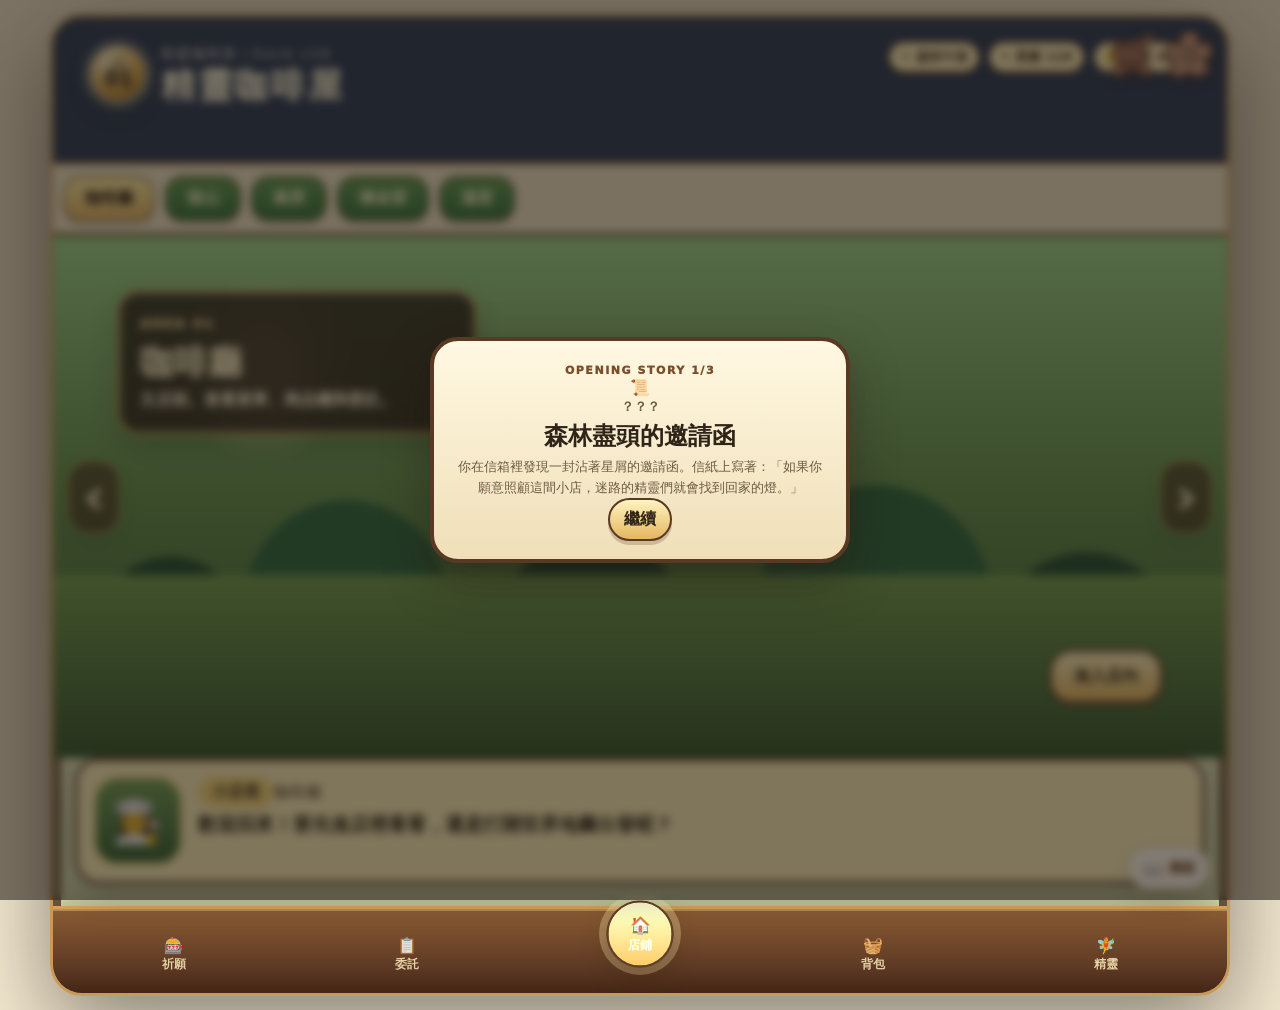
<file: index.html>
<!DOCTYPE html>
<html lang="zh-Hant">
<head>
  <meta charset="UTF-8" />
  <meta name="viewport" content="width=device-width, initial-scale=1.0, viewport-fit=cover" />
  <meta http-equiv="Cache-Control" content="no-cache, no-store, must-revalidate" />
  <meta http-equiv="Pragma" content="no-cache" />
  <meta http-equiv="Expires" content="0" />
  <title>精靈咖啡屋</title>
  <link rel="stylesheet" href="style.css?v=inside16" />
  <link rel="stylesheet" href="game-ui.css?v=inside16" />
  <link rel="stylesheet" href="mobile-fix.css?v=inside17" />
  <link rel="stylesheet" href="game-interior.css?v=inside16" />
  <link rel="stylesheet" href="app-core-v1.css?v=ui07" />
  <link rel="stylesheet" href="progress.css?v=ui09" />
  <link rel="stylesheet" href="level-up.css?v=ui10" />
  <link rel="stylesheet" href="locks.css?v=ui12" />
  <link rel="stylesheet" href="gacha.css?v=ui15" />
  <link rel="stylesheet" href="shop.css?v=ui15" />
  <link rel="stylesheet" href="fairies.css?v=ui14" />
  <link rel="stylesheet" href="ui-polish.css?v=ui22" />
  <link rel="stylesheet" href="drop-corner.css?v=ui02" />
  <link rel="stylesheet" href="top-icons.css?v=ui01" />
  <link rel="stylesheet" href="game-panel-polish.css?v=ui01" />
  <link rel="stylesheet" href="commission-panel-polish.css?v=ui04" />
  <link rel="stylesheet" href="inventory-panel-polish.css?v=ui04" />
  <link rel="stylesheet" href="phase75-fixes.css?v=ui01" />
  <link rel="stylesheet" href="gacha-lucky-v20.css?v=ui01" />
  <link rel="stylesheet" href="crafting-stations.css?v=ui01" />
  <style>
    .floating-collection-button {
      position: absolute;
      right: 18px;
      bottom: 104px;
      z-index: 35;
      display: inline-flex;
      align-items: center;
      gap: 6px;
      min-height: 42px;
      padding: 10px 13px;
      border: 1px solid rgba(116, 82, 46, .18);
      border-radius: 999px;
      background: rgba(255, 252, 245, .92);
      box-shadow: 0 10px 24px rgba(84, 52, 28, .16);
      color: #6b4424;
      font-weight: 800;
      backdrop-filter: blur(10px);
    }
    .floating-collection-button span { font-size: .82rem; }
    .game-window[data-current-page="home"] .floating-collection-button { display: inline-flex; }
    .game-window:not([data-current-page="home"]) .floating-collection-button { display: none; }
    @media (max-width: 520px) {
      .floating-collection-button { right: 12px; bottom: 96px; padding: 9px 11px; }
    }
  </style>
  <script type="importmap">
    {"imports":{
      "@main":"./main.js?v=core113","@dev/checks":"./dev-checks.js?v=core101","@db":"./game-data.js?v=core101",
      "@data/items":"./data-items.js?v=core103","@data/recipes":"./data-recipes.js?v=core102","@data/story":"./data-story.js?v=core100",
      "@validator":"./game-db-validator.js?v=core100","@state":"./game-state.js?v=core101","@save":"./save.js?v=core104","@ui":"./ui.js?v=core102",
      "@home":"./home.js?v=core102","@router":"./router.js?v=core100","@eventBus":"./event-bus.js?v=core100","@utils":"./utils.js?v=core100",
      "@actions/daily":"./daily-actions.js?v=core102","@actions/gacha":"./gacha-actions.js?v=core103","@actions/commission":"./commission-actions.js?v=core102",
      "@actions/gather":"./gather-actions.js?v=core102","@actions/craft":"./craft-actions.js?v=core101","@actions/player":"./player-actions.js?v=core100",
      "@actions/fairy":"./fairy-actions.js?v=core100","@actions/shop":"./shop-actions.js?v=core101",
      "@pages/gacha":"./pages-gacha.js?v=core101","@pages/inventory":"./pages-inventory.js?v=core101","@pages/fairies":"./pages-fairies.js?v=core101",
      "@pages/collection":"./pages-collection-v2.js?v=core107","@pages/commissions":"./pages-commissions.js?v=core100","@pages/shop":"./pages-shop.js?v=core101"
    }}
  </script>
</head>
<body>
  <main class="game-shell">
    <section class="game-window" aria-label="精靈咖啡屋遊戲介面" data-current-page="home">
      <header class="top-bar">
        <div class="profile-card">
          <div class="level-ring" aria-label="等級 1，EXP 0/60" style="--exp-deg:0deg">
            <div class="level-ring-inner"><span id="levelRingSub">LV</span><strong id="levelRingValue">01</strong></div>
          </div>
          <div><p class="save-label">精靈咖啡屋｜Save v16</p><h1>精靈咖啡屋</h1></div>
        </div>
        <div class="status-pills" aria-label="玩家狀態列"></div>
        <div class="top-actions image-top-actions" aria-label="快速功能">
          <button class="image-action-button" type="button" data-route="shop" aria-label="打開商鋪">
            <img src="./assets/images/ui/ui-shop-cart.webp" alt="商鋪" />
          </button>
          <button class="image-action-button" type="button" data-action="settings" aria-label="打開設定">
            <img src="./assets/images/ui/ui-gear.webp" alt="設定" />
          </button>
        </div>
      </header>

      <section class="page page-home active" id="page-home" aria-label="店鋪首頁">
        <nav class="location-tabs" aria-label="地圖快捷選單">
          <button class="tab active" data-target="cafe">咖啡廳</button>
          <button class="tab" data-target="backyard">後山</button>
          <button class="tab" data-target="kitchen">廚房</button>
          <button class="tab" data-target="alchemy">煉金室</button>
          <button class="tab" data-target="greenhouse">溫室</button>
        </nav>

        <section class="map-area">
          <button class="arrow left" id="prevScene" type="button" aria-label="上一個場景">‹</button>
          <div class="map-viewport" id="mapViewport" tabindex="0" aria-label="森林咖啡廳地圖">
            <div class="map-track">
              <article class="scene-card cafe active" id="cafe" data-speaker="小店長" data-title="咖啡廳" data-dialogue="歡迎回來！今天先看看委託，還是整理商品櫃呢？">
                <div class="scene-sky"></div><div class="forest-layer back"></div><div class="forest-layer front"></div>
                <div class="cottage"><span class="roof"></span><span class="sign">CAFE</span><span class="door"></span><span class="window w1"></span><span class="window w2"></span></div>
                <button class="object-tag tag-menu" type="button">菜單</button><button class="object-tag tag-order" type="button">委託</button><button class="object-tag tag-daily" type="button">今日推薦</button><button class="object-tag tag-shop" type="button" data-route="shop">商鋪</button>
                <div class="npc npc-main">🧚</div><div class="npc npc-cat">🐾</div><div class="speech-bubble">新甜點完成！</div>
                <div class="scene-info"><span class="chapter">AREA 01</span><h2>咖啡廳</h2><p>主店面。查看菜單、商品櫃與委託。</p></div>
                <button class="enter-button" type="button">進入店內</button>
              </article>
              <article class="scene-card backyard" id="backyard" data-speaker="採集精靈" data-title="後山" data-dialogue="後山今天長出了星星莓，適合先收集素材。">
                <div class="scene-sky"></div><div class="forest-layer back"></div><div class="forest-layer front"></div><div class="magic-tree"></div>
                <button class="object-tag tag-menu" type="button">採集</button><button class="object-tag tag-order" type="button">素材</button>
                <div class="npc npc-main">🦌</div><div class="speech-bubble">星星莓成熟了！</div>
                <div class="scene-info"><span class="chapter">AREA 02</span><h2>後山</h2><p>採集莓果與森林素材。</p></div>
                <button class="enter-button" type="button">前往採集</button>
              </article>
              <article class="scene-card kitchen" id="kitchen" data-speaker="甜點精靈" data-title="廚房" data-dialogue="缺少甜點時，可以先來廚房製作。">
                <div class="scene-sky"></div><div class="kitchen-counter"></div>
                <button class="object-tag tag-menu" type="button">甜點</button><button class="object-tag tag-order" type="button">配方</button>
                <div class="npc npc-main">🧁</div><div class="speech-bubble">香香的</div>
                <div class="scene-info"><span class="chapter">AREA 03</span><h2>廚房</h2><p>把素材製作成甜點、飲品與委託商品。</p></div>
                <button class="enter-button" type="button">開始製作</button>
              </article>
              <article class="scene-card alchemy" id="alchemy" data-speaker="煉金助手" data-title="煉金室" data-dialogue="夜空碎片正在穩定發光。">
                <div class="scene-sky"></div><div class="alchemy-table"></div>
                <button class="object-tag tag-menu" type="button">藥水</button><button class="object-tag tag-order" type="button">實驗</button>
                <div class="npc npc-main">🧪</div><div class="speech-bubble">咕嚕咕嚕</div>
                <div class="scene-info"><span class="chapter">AREA 04</span><h2>煉金室</h2><p>調配材料、研究特殊素材屬性，開發更高星等的商品。</p></div>
                <button class="enter-button" type="button">進入煉金</button>
              </article>
              <article class="scene-card greenhouse" id="greenhouse" data-speaker="花園精靈" data-title="溫室" data-dialogue="月光花瓣需要等到夜晚才會發亮。">
                <div class="scene-sky"></div><div class="greenhouse-house"></div>
                <button class="object-tag tag-menu" type="button">種植</button><button class="object-tag tag-order" type="button">收成</button>
                <div class="npc npc-main">🌙</div><div class="speech-bubble">花瓣在發光</div>
                <div class="scene-info"><span class="chapter">AREA 05</span><h2>溫室</h2><p>培育花草、莓果與魔法植物。</p></div>
                <button class="enter-button" type="button">照顧植物</button>
              </article>
            </div>
          </div>
          <button class="arrow right" id="nextScene" type="button" aria-label="下一個場景">›</button>
        </section>

        <section class="cafe-inside" id="cafeInside" aria-label="咖啡廳店內介面">
          <div class="inside-head"><div><p class="inside-label">INTERIOR</p><h2 class="inside-title">咖啡廳內部</h2><p class="inside-subtitle">選一個區域查看，不把所有資訊塞在同一頁。</p></div><button class="inside-back" id="backToMap" type="button">返回地圖</button></div>
          <div class="cafe-room-scene" aria-label="咖啡廳店內場景">
            <button class="room-hotspot hotspot-menu" type="button" data-panel="menu"><span>今日菜單</span></button>
            <button class="room-hotspot hotspot-quest" type="button" data-panel="quest"><span>接委託</span></button>
            <button class="room-hotspot hotspot-cabinet" type="button" data-panel="cabinet"><span>商品櫃</span></button>
            <button class="room-hotspot hotspot-order" type="button" data-panel="order"><span>客人訂單</span></button>
          </div>
          <div class="inside-actions">
            <button class="inside-action menu active" type="button" data-panel="menu">今日菜單</button>
            <button class="inside-action quest" type="button" data-panel="quest">接委託</button>
            <button class="inside-action cabinet" type="button" data-panel="cabinet">商品櫃</button>
            <button class="inside-action order" type="button" data-panel="order">客人訂單</button>
          </div>
          <div class="inside-panel-wrap" aria-live="polite">
            <article class="inside-panel active" data-panel="menu"><span class="panel-kicker">MENU</span><h3>今日菜單</h3><p>月光花瓣拿鐵、星星莓奶油塔、夜空碎片可可。</p></article>
            <article class="inside-panel" data-panel="quest"><span class="panel-kicker">QUEST</span><h3>接委託</h3><p>委託列表請從底部「委託」進入。</p><button type="button" data-route="commissions">打開委託</button></article>
            <article class="inside-panel" data-panel="cabinet"><span class="panel-kicker">SHOP</span><h3>商品櫃 / 精靈商鋪</h3><p>用葉幣購買素材與可送禮點心。</p><button type="button" data-route="shop">進入精靈商鋪</button></article>
            <article class="inside-panel" data-panel="order"><span class="panel-kicker">ORDER</span><h3>客人訂單</h3><p>待確認、製作中、已完成的訂單之後會在這裡整理。</p></article>
          </div>
        </section>

        <section class="dialogue-box" aria-live="polite"><div class="npc-portrait">👩‍🍳</div><div class="dialogue-content"><div class="dialogue-meta"><span class="speaker" id="speakerName">小店長</span><span class="place" id="placeName">咖啡廳</span></div><p id="dialogueText">歡迎回來！今天先看看委託，還是整理商品櫃呢？</p></div></section>
      </section>

      <button class="floating-collection-button" type="button" data-route="collection" aria-label="打開圖鑑">📖<span>圖鑑</span></button>

      <section class="page core-page-host" id="page-kitchen" aria-label="廚房製作頁"></section>
      <section class="page core-page-host" id="page-alchemy" aria-label="煉金室製作頁"></section>
      <section class="page core-page-host" id="page-gacha" aria-label="祈願頁"></section>
      <section class="page core-page-host" id="page-commissions" aria-label="委託頁"></section>
      <section class="page core-page-host" id="page-inventory" aria-label="背包頁"></section>
      <section class="page core-page-host" id="page-fairies" aria-label="精靈角色頁"></section>
      <section class="page core-page-host" id="page-shop" aria-label="精靈商鋪頁"></section>
      <section class="page core-page-host" id="page-collection" aria-label="圖鑑頁"></section>

      <footer class="bottom-dock" aria-label="底部功能列">
        <button type="button" data-route="gacha">🎰<span>祈願</span></button>
        <button type="button" data-route="commissions">📋<span>委託</span></button>
        <button type="button" class="dock-center" data-route="home">🏠<span>店鋪</span></button>
        <button type="button" data-route="inventory">🧺<span>背包</span></button>
        <button type="button" data-route="fairies">🧚<span>精靈</span></button>
      </footer>
    </section>
  </main>
  <div class="core-modal-host" id="modalHost" hidden></div>
  <script type="module">import '@main';</script>
</body>
</html>
</file>
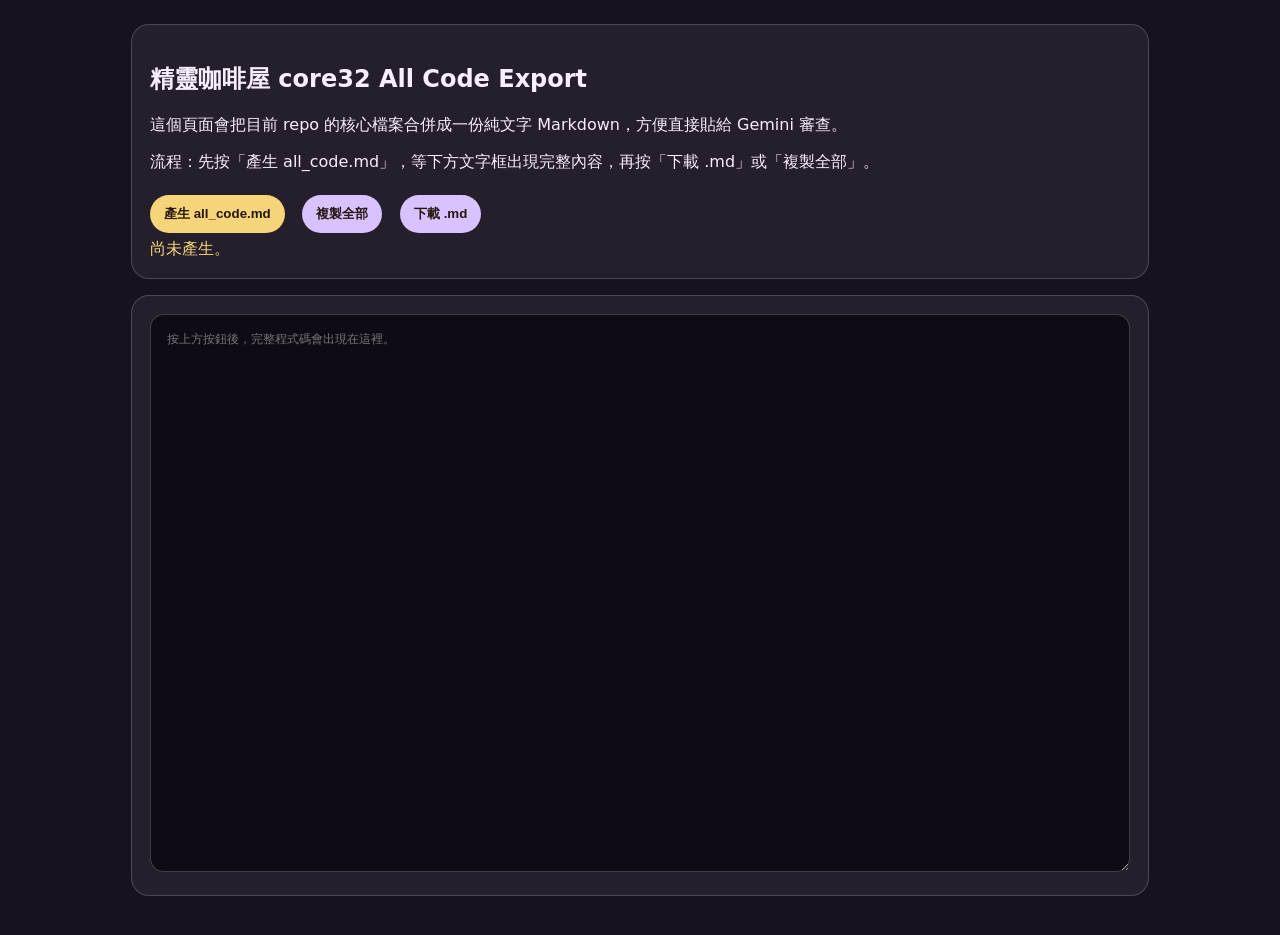
<file: all-code.html>
<!DOCTYPE html>
<html lang="zh-Hant">
<head>
  <meta charset="UTF-8" />
  <meta name="viewport" content="width=device-width, initial-scale=1.0" />
  <title>精靈咖啡屋 core32 All Code Export</title>
  <style>
    body {
      margin: 0;
      padding: 24px;
      font-family: ui-monospace, SFMono-Regular, Menlo, Consolas, monospace;
      background: #18111f;
      color: #f8eefc;
    }
    h1, h2, p { font-family: system-ui, -apple-system, BlinkMacSystemFont, "Segoe UI", sans-serif; }
    .panel {
      max-width: 980px;
      margin: 0 auto 16px;
      padding: 18px;
      border: 1px solid rgba(255,255,255,.18);
      border-radius: 18px;
      background: rgba(255,255,255,.06);
    }
    button {
      margin: 6px 8px 6px 0;
      padding: 10px 14px;
      border: 0;
      border-radius: 999px;
      background: #f5d47a;
      color: #24160d;
      font-weight: 700;
      cursor: pointer;
    }
    button.secondary { background: #d8c2ff; }
    #status { white-space: pre-wrap; color: #f5d47a; }
    textarea {
      box-sizing: border-box;
      width: 100%;
      height: 62vh;
      padding: 16px;
      border-radius: 14px;
      border: 1px solid rgba(255,255,255,.2);
      background: #0f0b14;
      color: #f8eefc;
      font: 12px/1.55 ui-monospace, SFMono-Regular, Menlo, Consolas, monospace;
      white-space: pre;
    }
  </style>
</head>
<body>
  <section class="panel">
    <h1>精靈咖啡屋 core32 All Code Export</h1>
    <p>這個頁面會把目前 repo 的核心檔案合併成一份純文字 Markdown，方便直接貼給 Gemini 審查。</p>
    <p>流程：先按「產生 all_code.md」，等下方文字框出現完整內容，再按「下載 .md」或「複製全部」。</p>
    <button type="button" id="generateBtn">產生 all_code.md</button>
    <button type="button" id="copyBtn" class="secondary">複製全部</button>
    <button type="button" id="downloadBtn" class="secondary">下載 .md</button>
    <div id="status">尚未產生。</div>
  </section>

  <section class="panel">
    <textarea id="output" spellcheck="false" placeholder="按上方按鈕後，完整程式碼會出現在這裡。"></textarea>
  </section>

  <script>
    const files = [
      { path: 'AGENTS.md', lang: 'md', role: 'AI 開發規範' },
      { path: 'TESTING.md', lang: 'md', role: '測試清單' },
      { path: 'index.html', lang: 'html', role: 'HTML / importmap / page shell' },
      { path: 'main.js', lang: 'js', role: 'App bootstrap' },
      { path: 'game-data.js', lang: 'js', role: 'GameDB 靜態資料庫' },
      { path: 'game-db-validator.js', lang: 'js', role: 'GameDB 資料檢查器' },
      { path: 'game-state.js', lang: 'js', role: 'State / localStorage / migration' },
      { path: 'save.js', lang: 'js', role: '存檔輔助' },
      { path: 'event-bus.js', lang: 'js', role: '事件匯流排' },
      { path: 'router.js', lang: 'js', role: 'SPA router' },
      { path: 'ui.js', lang: 'js', role: '共用 UI / notice / modal / status' },
      { path: 'home.js', lang: 'js', role: '首頁地圖與場景互動' },
      { path: 'utils.js', lang: 'js', role: '共用工具' },
      { path: 'daily-actions.js', lang: 'js', role: '簽到邏輯' },
      { path: 'gacha-actions.js', lang: 'js', role: '祈願邏輯' },
      { path: 'gather-actions.js', lang: 'js', role: '採集邏輯' },
      { path: 'commission-actions.js', lang: 'js', role: '委託完成邏輯' },
      { path: 'pages-gacha.js', lang: 'js', role: '祈願頁' },
      { path: 'pages-inventory.js', lang: 'js', role: '背包頁' },
      { path: 'pages-collection.js', lang: 'js', role: '圖鑑頁' },
      { path: 'pages-commissions.js', lang: 'js', role: '委託頁' },
      { path: 'style.css', lang: 'css', role: '基礎樣式' },
      { path: 'game-ui.css', lang: 'css', role: '遊戲 UI 樣式' },
      { path: 'mobile-fix.css', lang: 'css', role: '手機修正' },
      { path: 'game-interior.css', lang: 'css', role: '咖啡廳內部樣式' },
      { path: 'app-core-v1.css', lang: 'css', role: 'core page/card/modal 樣式' },
    ];

    const statusEl = document.querySelector('#status');
    const outputEl = document.querySelector('#output');

    function nowString() {
      return new Date().toISOString();
    }

    async function fetchText(path) {
      const response = await fetch(`${path}?export=${Date.now()}`, { cache: 'no-store' });
      if (!response.ok) throw new Error(`${path}: HTTP ${response.status}`);
      return response.text();
    }

    async function generateAllCode() {
      statusEl.textContent = '讀取中...';
      outputEl.value = '';

      const chunks = [];
      chunks.push('# 精靈咖啡屋 core32 全程式碼匯出');
      chunks.push('');
      chunks.push(`產生時間：${nowString()}`);
      chunks.push('Repo：https://github.com/alisat20060919-maker/cafe');
      chunks.push('Site：https://alisat20060919-maker.github.io/cafe/');
      chunks.push('目前版本：core32');
      chunks.push('');
      chunks.push('## 給 Gemini 的審查重點');
      chunks.push('');
      chunks.push('1. SAVE_VERSION 6 與 migrateSave 是否能安全補上 state.unlockedScenes。');
      chunks.push('2. unlockedScenes 是否只存 boolean，不存場景名稱、描述、掉落表。');
      chunks.push('3. 採集地點是否會先檢查 canEnterGatherArea，再執行 gatherAt。');
      chunks.push('4. 未解鎖採集地點是否不會扣次數、不會掉落、不會寫入 inventory。');
      chunks.push('5. GameDB 是否仍是唯一靜態資料來源。');
      chunks.push('6. state 是否只存動態資料，沒有存素材名稱、描述、圖示。');
      chunks.push('7. 不要讓煉金室變回採集點。');
      chunks.push('8. 第 31～36 步前，不要讓委託改吃產品，避免死局。');
      chunks.push('');
      chunks.push('## 檔案索引');
      chunks.push('');
      files.forEach((file, index) => chunks.push(`${index + 1}. ${file.path} — ${file.role}`));
      chunks.push('');

      for (let i = 0; i < files.length; i += 1) {
        const file = files[i];
        statusEl.textContent = `讀取中 ${i + 1}/${files.length}: ${file.path}`;
        try {
          const text = await fetchText(file.path);
          chunks.push(`\n---\n\n## ${file.path}\n`);
          chunks.push(`用途：${file.role}\n`);
          chunks.push('```' + file.lang);
          chunks.push(text.replace(/```/g, '`\u200b``'));
          chunks.push('```');
        } catch (error) {
          chunks.push(`\n---\n\n## ${file.path}\n`);
          chunks.push(`讀取失敗：${error.message}`);
        }
      }

      outputEl.value = chunks.join('\n');
      statusEl.textContent = `完成。已合併 ${files.length} 個檔案，共 ${outputEl.value.length.toLocaleString()} 字元。`;
    }

    async function copyAll() {
      if (!outputEl.value) await generateAllCode();
      outputEl.select();
      await navigator.clipboard.writeText(outputEl.value);
      statusEl.textContent = '已複製全部文字，可以直接貼給 Gemini。';
    }

    async function downloadMarkdown() {
      if (!outputEl.value) await generateAllCode();
      const blob = new Blob([outputEl.value], { type: 'text/markdown;charset=utf-8' });
      const url = URL.createObjectURL(blob);
      const a = document.createElement('a');
      a.href = url;
      a.download = 'elf_cafe_core32_all_code.md';
      document.body.appendChild(a);
      a.click();
      a.remove();
      URL.revokeObjectURL(url);
      statusEl.textContent = '已下載 elf_cafe_core32_all_code.md。';
    }

    document.querySelector('#generateBtn').addEventListener('click', generateAllCode);
    document.querySelector('#copyBtn').addEventListener('click', copyAll);
    document.querySelector('#downloadBtn').addEventListener('click', downloadMarkdown);
  </script>
</body>
</html>
</file>
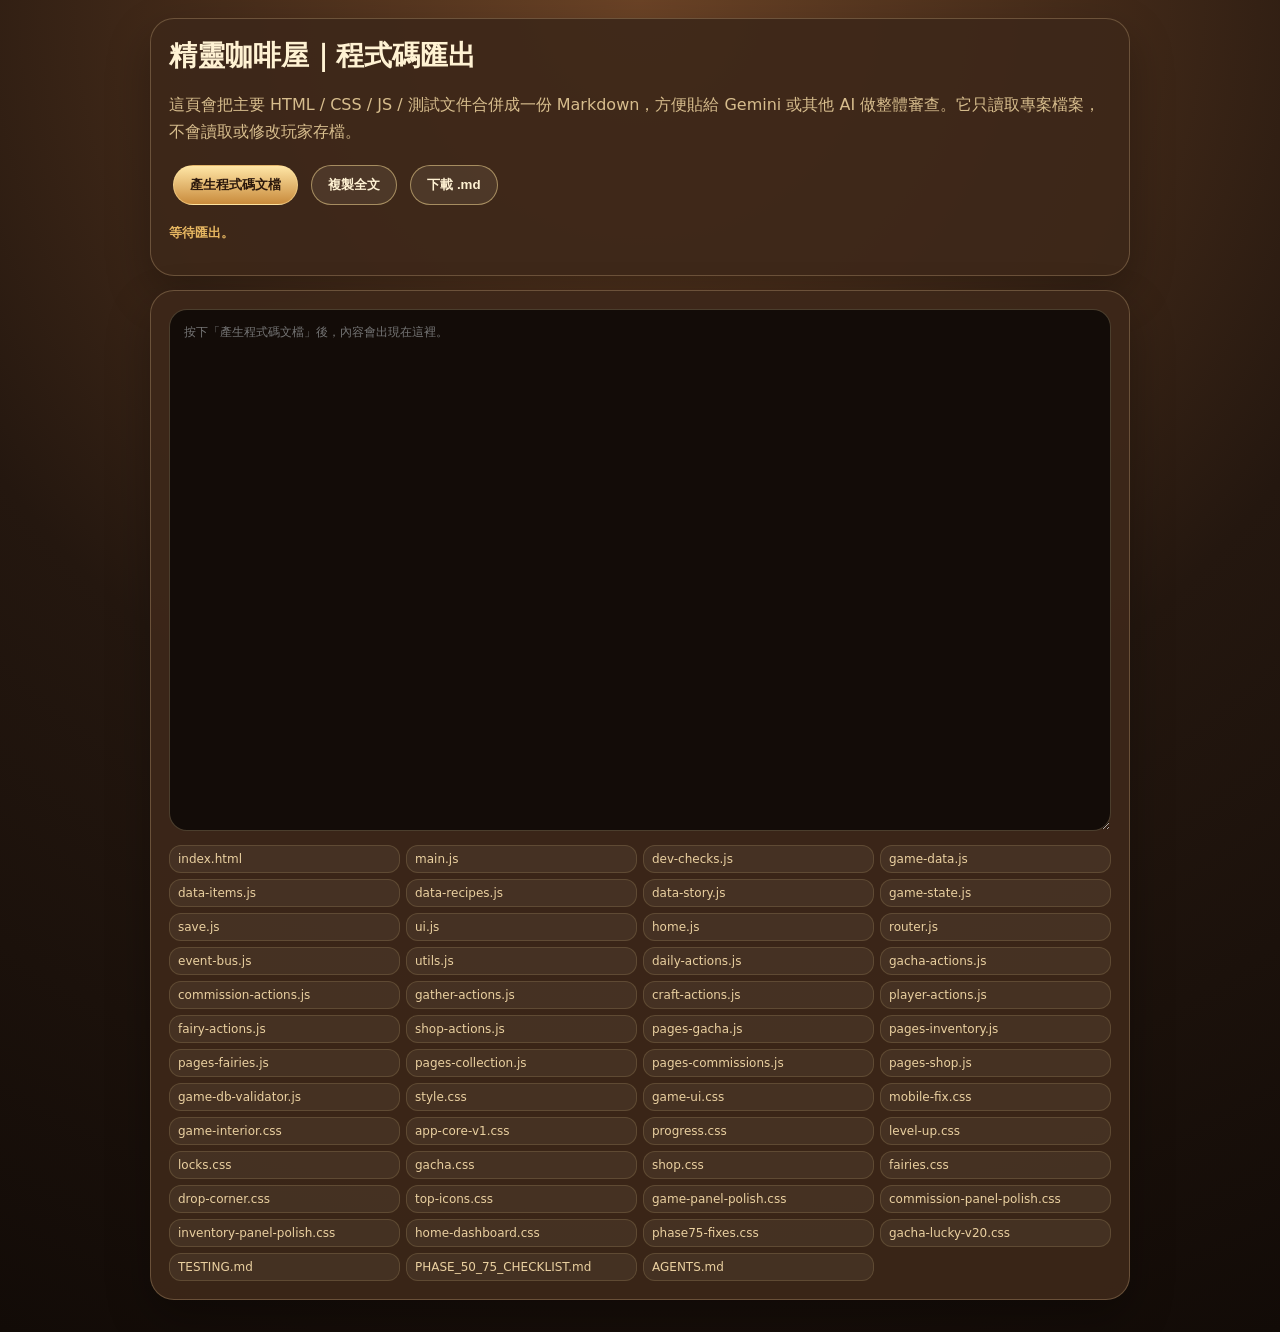
<file: code-export.html>
<!DOCTYPE html>
<html lang="zh-Hant">
<head>
  <meta charset="UTF-8" />
  <meta name="viewport" content="width=device-width, initial-scale=1.0" />
  <title>精靈咖啡屋｜程式碼匯出</title>
  <style>
    :root{color-scheme:dark;--bg:#24170f;--panel:#3d2819;--ink:#fff2d3;--muted:#d7bd8d;--gold:#e6b661;--line:rgba(255,222,164,.24)}
    *{box-sizing:border-box}body{margin:0;font-family:ui-sans-serif,system-ui,"Noto Sans TC",sans-serif;background:radial-gradient(circle at top,#6b4326,#24170f 54%,#120b07);color:var(--ink);min-height:100vh;padding:18px}.shell{max-width:980px;margin:auto}.card{border:1px solid var(--line);border-radius:24px;background:rgba(61,40,25,.92);box-shadow:0 18px 44px rgba(0,0,0,.28);padding:18px;margin-bottom:14px}h1{margin:0 0 8px;font-size:28px}p{line-height:1.7;color:var(--muted)}button{border:1px solid rgba(255,226,154,.5);border-radius:999px;background:linear-gradient(180deg,#ffe6a6,#c98b3c);color:#2a170c;font-weight:900;padding:10px 16px;margin:4px;cursor:pointer}button.secondary{background:rgba(255,244,214,.08);color:var(--ink)}textarea{width:100%;min-height:58vh;border-radius:18px;border:1px solid var(--line);background:#130c08;color:#f8e8c1;padding:14px;font-family:ui-monospace,SFMono-Regular,Menlo,Consolas,monospace;font-size:12px;line-height:1.55;white-space:pre;tab-size:2}.status{font-size:13px;color:var(--gold);font-weight:800}.file-list{display:grid;grid-template-columns:repeat(auto-fit,minmax(210px,1fr));gap:6px;margin-top:10px}.file-list span{border:1px solid rgba(255,226,154,.14);border-radius:12px;padding:6px 8px;color:#ead0a0;background:rgba(255,244,214,.06);font-size:12px;overflow:hidden;text-overflow:ellipsis;white-space:nowrap}
  </style>
</head>
<body>
  <main class="shell">
    <section class="card">
      <h1>精靈咖啡屋｜程式碼匯出</h1>
      <p>這頁會把主要 HTML / CSS / JS / 測試文件合併成一份 Markdown，方便貼給 Gemini 或其他 AI 做整體審查。它只讀取專案檔案，不會讀取或修改玩家存檔。</p>
      <button type="button" id="exportBtn">產生程式碼文檔</button>
      <button type="button" class="secondary" id="copyBtn">複製全文</button>
      <button type="button" class="secondary" id="downloadBtn">下載 .md</button>
      <p class="status" id="statusText">等待匯出。</p>
    </section>
    <section class="card">
      <textarea id="output" spellcheck="false" placeholder="按下「產生程式碼文檔」後，內容會出現在這裡。"></textarea>
      <div class="file-list" id="fileList"></div>
    </section>
  </main>
  <script>
    const files = [
      'index.html','main.js','dev-checks.js','game-data.js','data-items.js','data-recipes.js','data-story.js','game-state.js','save.js','ui.js','home.js','router.js','event-bus.js','utils.js','daily-actions.js','gacha-actions.js','commission-actions.js','gather-actions.js','craft-actions.js','player-actions.js','fairy-actions.js','shop-actions.js','pages-gacha.js','pages-inventory.js','pages-fairies.js','pages-collection.js','pages-commissions.js','pages-shop.js','game-db-validator.js','style.css','game-ui.css','mobile-fix.css','game-interior.css','app-core-v1.css','progress.css','level-up.css','locks.css','gacha.css','shop.css','fairies.css','drop-corner.css','top-icons.css','game-panel-polish.css','commission-panel-polish.css','inventory-panel-polish.css','home-dashboard.css','phase75-fixes.css','gacha-lucky-v20.css','TESTING.md','PHASE_50_75_CHECKLIST.md','AGENTS.md'
    ];
    const output = document.querySelector('#output');
    const statusText = document.querySelector('#statusText');
    const fileList = document.querySelector('#fileList');
    function languageFor(path){ if(path.endsWith('.js')) return 'js'; if(path.endsWith('.css')) return 'css'; if(path.endsWith('.html')) return 'html'; if(path.endsWith('.md')) return 'md'; return 'text'; }
    function renderFileList(){ fileList.innerHTML = files.map((file)=>`<span>${file}</span>`).join(''); }
    async function exportCode(){
      statusText.textContent = '匯出中…';
      const version = new Date().toISOString();
      const chunks = ['# 精靈咖啡屋：完整程式碼匯出','',`匯出時間：${version}`,`來源網址：${location.href}`,'','## 檔案清單','',...files.map((file)=>`- ${file}`),''];
      let ok = 0; let failed = 0;
      for (const file of files) {
        try { const response = await fetch(`${file}?export=${Date.now()}`); if (!response.ok) throw new Error(`${response.status} ${response.statusText}`); const text = await response.text(); chunks.push(`\n---\n\n## ${file}\n\n\`\`\`${languageFor(file)}\n${text}\n\`\`\`\n`); ok += 1; }
        catch (error) { chunks.push(`\n---\n\n## ${file}\n\n> 讀取失敗：${error.message}\n`); failed += 1; }
      }
      output.value = chunks.join('\n');
      statusText.textContent = `完成：成功 ${ok} 個，失敗 ${failed} 個。`;
    }
    async function copyText(){ if(!output.value) await exportCode(); await navigator.clipboard.writeText(output.value); statusText.textContent = '已複製到剪貼簿。'; }
    async function downloadMarkdown(){ if(!output.value) await exportCode(); const blob = new Blob([output.value], { type: 'text/markdown;charset=utf-8' }); const url = URL.createObjectURL(blob); const link = document.createElement('a'); link.href = url; link.download = `elf-cafe-code-export-${new Date().toISOString().slice(0,10)}.md`; link.click(); URL.revokeObjectURL(url); statusText.textContent = '已準備下載。'; }
    document.querySelector('#exportBtn').addEventListener('click', exportCode);
    document.querySelector('#copyBtn').addEventListener('click', copyText);
    document.querySelector('#downloadBtn').addEventListener('click', downloadMarkdown);
    renderFileList();
  </script>
</body>
</html>
</file>
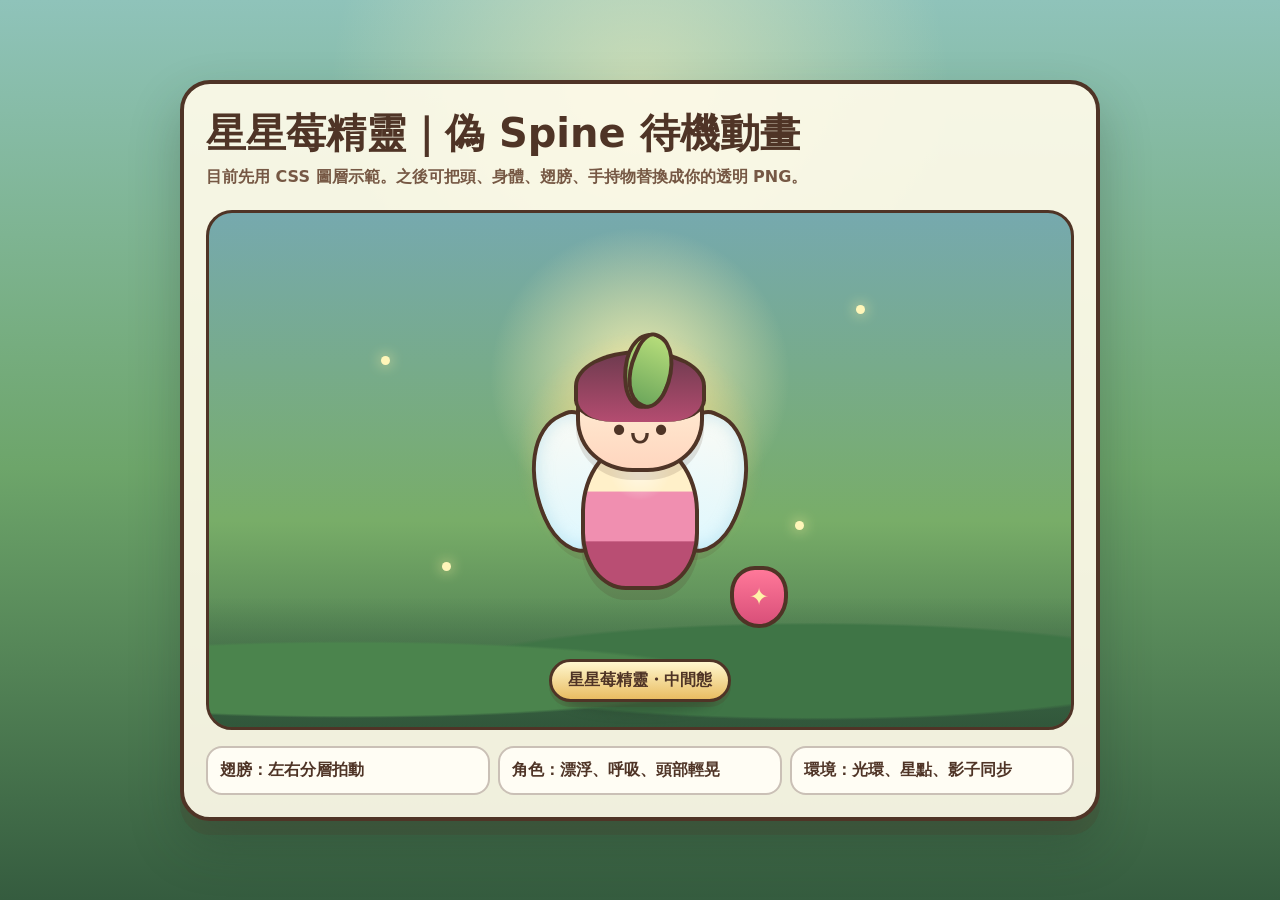
<file: fairy-animation-demo.html>
<!DOCTYPE html>
<html lang="zh-Hant">
<head>
  <meta charset="UTF-8" />
  <meta name="viewport" content="width=device-width, initial-scale=1.0" />
  <title>精靈待機動畫原型</title>
  <style>
    :root{
      --ink:#4f3426;
      --cream:#fff8dd;
      --gold:#f4cf76;
      --berry:#d94f79;
      --leaf:#6ea85c;
      --wing:#dff8ff;
    }
    *{box-sizing:border-box}
    body{
      margin:0;
      min-height:100svh;
      display:grid;
      place-items:center;
      padding:24px;
      background:
        radial-gradient(circle at 50% 10%,rgba(255,244,189,.55),transparent 30%),
        linear-gradient(180deg,#8fc3ba 0%,#6da56a 52%,#355c3f 100%);
      font-family:system-ui,-apple-system,"Noto Sans TC",sans-serif;
      color:var(--ink);
    }
    .panel{
      width:min(920px,100%);
      padding:22px;
      border:4px solid var(--ink);
      border-radius:30px;
      background:rgba(255,251,234,.92);
      box-shadow:0 14px 0 rgba(79,52,38,.18),0 24px 50px rgba(29,51,39,.28);
    }
    h1{margin:0 0 6px;font-size:clamp(24px,4vw,40px)}
    .lead{margin:0 0 22px;color:#765844;font-weight:700}
    .stage{
      position:relative;
      min-height:520px;
      overflow:hidden;
      display:grid;
      place-items:center;
      border:3px solid var(--ink);
      border-radius:26px;
      background:
        radial-gradient(circle at 50% 32%,rgba(255,244,180,.9),transparent 27%),
        linear-gradient(180deg,#76a9ae 0%,#78ad68 60%,#3c6948 100%);
    }
    .stage::before{
      content:"";
      position:absolute;
      inset:auto -10% -35px;
      height:165px;
      background:
        radial-gradient(ellipse at 22% 50%,#4b844d 0 31%,transparent 33%),
        radial-gradient(ellipse at 67% 45%,#3f7546 0 36%,transparent 38%),
        linear-gradient(180deg,transparent,#2e5237);
    }
    .sparkles{position:absolute;inset:0;pointer-events:none}
    .sparkles i{
      position:absolute;
      width:9px;height:9px;
      border-radius:50%;
      background:#fff6b9;
      box-shadow:0 0 14px #fff0a2;
      animation:sparkle 2.8s ease-in-out infinite;
    }
    .sparkles i:nth-child(1){left:20%;top:28%;animation-delay:-.5s}
    .sparkles i:nth-child(2){left:75%;top:18%;animation-delay:-1.2s}
    .sparkles i:nth-child(3){left:68%;top:60%;animation-delay:-2s}
    .sparkles i:nth-child(4){left:27%;top:68%;animation-delay:-.9s}

    .fairy-wrap{
      position:relative;
      width:260px;
      height:360px;
      animation:float 3.2s ease-in-out infinite;
      transform-origin:50% 80%;
    }
    .aura{
      position:absolute;
      width:250px;height:250px;
      left:50%;top:40px;
      transform:translateX(-50%);
      border-radius:50%;
      background:radial-gradient(circle,rgba(255,246,184,.9),rgba(255,210,108,.35) 38%,transparent 70%);
      filter:blur(2px);
      animation:aura 2.6s ease-in-out infinite alternate;
    }
    .wing{
      position:absolute;
      top:105px;
      width:88px;height:138px;
      border:4px solid var(--ink);
      background:linear-gradient(180deg,rgba(255,255,255,.92),var(--wing));
      box-shadow:inset 0 0 18px rgba(110,193,220,.35),0 8px 0 rgba(79,52,38,.12);
      z-index:1;
    }
    .wing.left{
      left:20px;
      border-radius:72% 30% 68% 38%;
      transform:rotate(-24deg);
      transform-origin:100% 55%;
      animation:wingLeft 1.8s ease-in-out infinite;
    }
    .wing.right{
      right:20px;
      border-radius:30% 72% 38% 68%;
      transform:rotate(24deg);
      transform-origin:0 55%;
      animation:wingRight 1.8s ease-in-out infinite;
    }
    .body{
      position:absolute;
      z-index:3;
      left:50%;top:150px;
      width:118px;height:150px;
      transform:translateX(-50%);
      border:4px solid var(--ink);
      border-radius:48% 48% 38% 38%;
      background:
        radial-gradient(circle at 50% 18%,rgba(255,255,255,.55),transparent 24%),
        linear-gradient(180deg,#fff0c9 0 33%,#f08fb0 34% 68%,#b94e73 69% 100%);
      box-shadow:0 10px 0 rgba(79,52,38,.16);
      animation:breathe 2.4s ease-in-out infinite;
    }
    .head{
      position:absolute;
      z-index:4;
      left:50%;top:64px;
      width:128px;height:118px;
      transform:translateX(-50%);
      border:4px solid var(--ink);
      border-radius:48% 48% 44% 44%;
      background:linear-gradient(180deg,#fff7dd,#ffd6bf);
      box-shadow:0 8px 0 rgba(79,52,38,.14);
      animation:headBob 3.2s ease-in-out infinite;
    }
    .hair{
      position:absolute;
      inset:-8px -6px auto;
      height:72px;
      border:4px solid var(--ink);
      border-bottom:0;
      border-radius:58% 58% 35% 35%;
      background:linear-gradient(180deg,#6f3b4f,#b44c70);
    }
    .leaf{
      position:absolute;
      top:-24px;
      width:46px;height:74px;
      border:4px solid var(--ink);
      background:linear-gradient(180deg,#b5dc7a,var(--leaf));
      z-index:5;
    }
    .leaf.one{left:42px;border-radius:70% 30% 65% 35%;transform:rotate(-8deg)}
    .leaf.two{right:26px;border-radius:30% 70% 35% 65%;transform:rotate(24deg)}
    .face{position:absolute;inset:56px 0 0;text-align:center;font-size:35px;line-height:1}
    .face::after{
      content:"";
      position:absolute;
      left:50%;top:8px;
      width:52px;height:5px;
      transform:translateX(-50%) scaleX(0);
      border-radius:999px;
      background:#6e4051;
      animation:blink 4.2s infinite;
    }
    .berry{
      position:absolute;
      z-index:5;
      right:-18px;bottom:22px;
      width:58px;height:62px;
      display:grid;place-items:center;
      border:4px solid var(--ink);
      border-radius:48% 48% 56% 56%;
      background:linear-gradient(180deg,#ff7899,var(--berry));
      color:#fff2a8;
      font-size:24px;
      animation:berrySway 2.2s ease-in-out infinite;
    }
    .shadow{
      position:absolute;
      left:50%;bottom:13px;
      width:150px;height:30px;
      transform:translateX(-50%);
      border-radius:50%;
      background:rgba(39,65,43,.38);
      filter:blur(5px);
      animation:shadow 3.2s ease-in-out infinite;
    }
    .tag{
      position:absolute;
      left:50%;bottom:25px;
      z-index:6;
      transform:translateX(-50%);
      padding:8px 16px;
      border:3px solid var(--ink);
      border-radius:999px;
      background:linear-gradient(180deg,#fff7ce,#e9bd62);
      font-weight:1000;
      white-space:nowrap;
      box-shadow:0 5px 0 rgba(79,52,38,.18);
    }
    .notes{
      margin-top:16px;
      display:grid;
      gap:8px;
      grid-template-columns:repeat(3,minmax(0,1fr));
    }
    .notes div{
      padding:12px;
      border:2px solid rgba(79,52,38,.3);
      border-radius:16px;
      background:#fffdf4;
      font-weight:800;
    }
    @keyframes float{0%,100%{transform:translateY(0) rotate(-1deg)}50%{transform:translateY(-15px) rotate(1deg)}}
    @keyframes shadow{0%,100%{transform:translateX(-50%) scale(1);opacity:.45}50%{transform:translateX(-50%) scale(.82);opacity:.28}}
    @keyframes aura{from{transform:translateX(-50%) scale(.94);opacity:.72}to{transform:translateX(-50%) scale(1.08);opacity:1}}
    @keyframes wingLeft{0%,100%{transform:rotate(-24deg)}50%{transform:rotate(-37deg) scaleY(.96)}}
    @keyframes wingRight{0%,100%{transform:rotate(24deg)}50%{transform:rotate(37deg) scaleY(.96)}}
    @keyframes breathe{0%,100%{transform:translateX(-50%) scaleY(1)}50%{transform:translateX(-50%) scaleY(1.025)}}
    @keyframes headBob{0%,100%{transform:translateX(-50%) rotate(-1deg)}50%{transform:translateX(-50%) rotate(1.5deg)}}
    @keyframes berrySway{0%,100%{transform:rotate(-7deg)}50%{transform:rotate(8deg)}}
    @keyframes sparkle{0%,100%{transform:scale(.55);opacity:.25}50%{transform:scale(1.25);opacity:1}}
    @keyframes blink{0%,46%,50%,100%{transform:translateX(-50%) scaleX(0)}47%,49%{transform:translateX(-50%) scaleX(1)}}
    @media(max-width:620px){
      .panel{padding:14px;border-radius:22px}
      .stage{min-height:470px}
      .fairy-wrap{transform:scale(.88)}
      .notes{grid-template-columns:1fr}
    }
    @media(prefers-reduced-motion:reduce){
      *{animation:none!important}
    }
  </style>
</head>
<body>
  <main class="panel">
    <h1>星星莓精靈｜偽 Spine 待機動畫</h1>
    <p class="lead">目前先用 CSS 圖層示範。之後可把頭、身體、翅膀、手持物替換成你的透明 PNG。</p>
    <section class="stage" aria-label="星星莓精靈動畫示範">
      <div class="sparkles"><i></i><i></i><i></i><i></i></div>
      <div class="shadow"></div>
      <div class="fairy-wrap">
        <div class="aura"></div>
        <div class="wing left"></div>
        <div class="wing right"></div>
        <div class="body"></div>
        <div class="head">
          <span class="leaf one"></span>
          <span class="leaf two"></span>
          <span class="hair"></span>
          <span class="face">•ᴗ•</span>
        </div>
        <div class="berry">✦</div>
      </div>
      <div class="tag">星星莓精靈・中間態</div>
    </section>
    <section class="notes">
      <div>翅膀：左右分層拍動</div>
      <div>角色：漂浮、呼吸、頭部輕晃</div>
      <div>環境：光環、星點、影子同步</div>
    </section>
  </main>
</body>
</html>
</file>
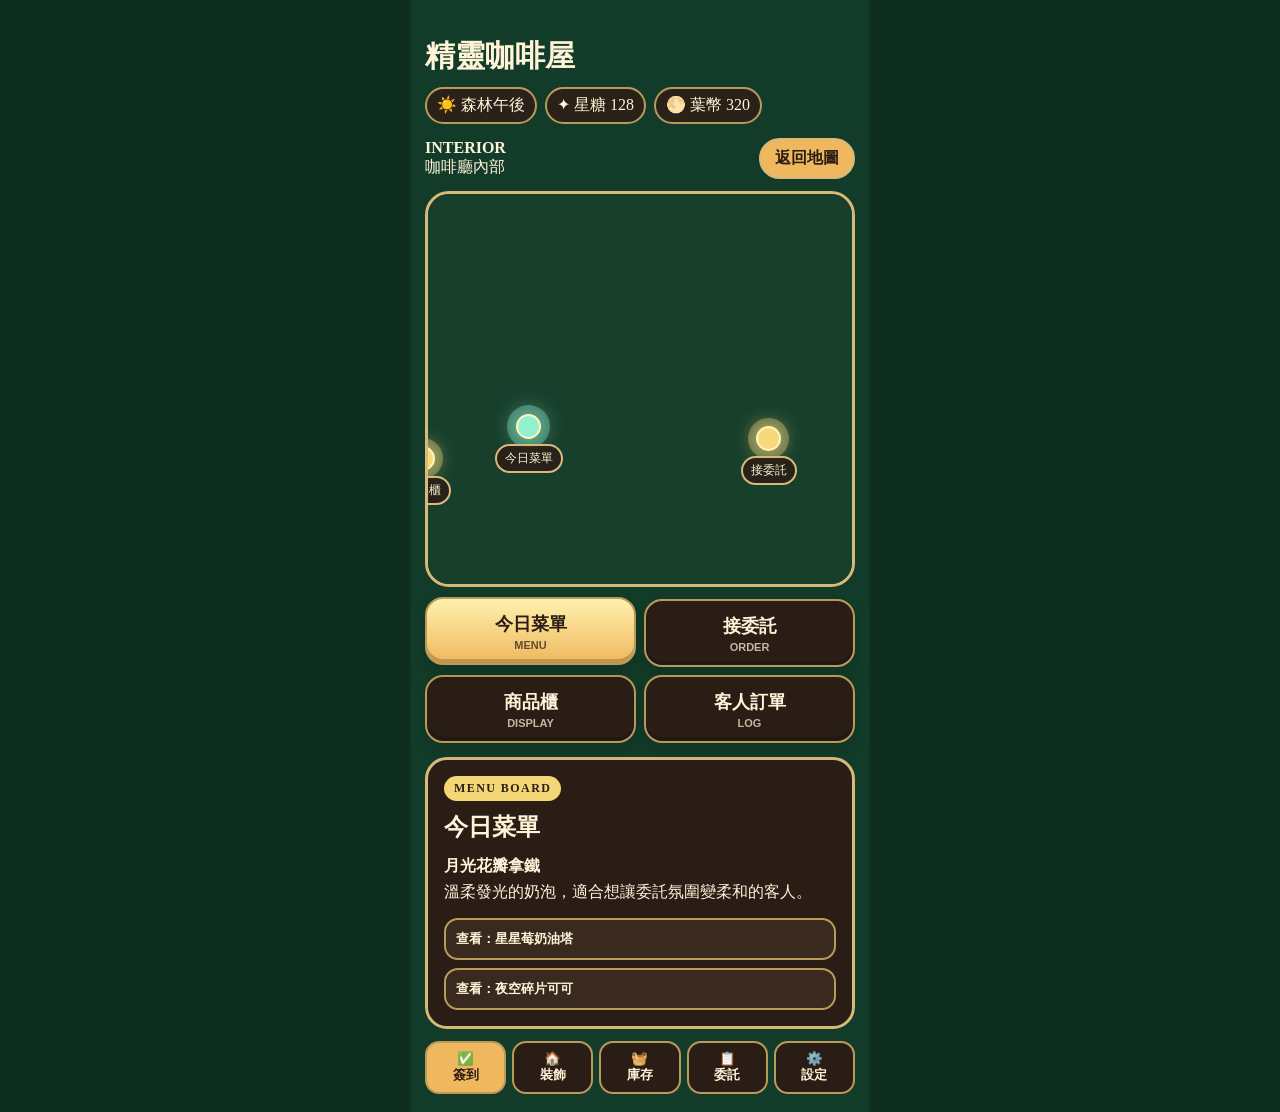
<file: room-v17.html>
<!doctype html>
<html lang="zh-Hant">
<head>
<meta charset="utf-8">
<meta name="viewport" content="width=device-width,initial-scale=1,viewport-fit=cover">
<title>精靈咖啡屋店內</title>
<style>
body{margin:0;background:#0e2f20;color:#fff4d7;font-family:serif}.app{max-width:430px;margin:auto;min-height:100vh;background:#123b29;padding:18px 14px}.top{font-size:30px;font-weight:900;margin:18px 0 10px}.pills{display:flex;gap:8px;flex-wrap:wrap;margin-bottom:14px}.pill{border:2px solid #b89b58;border-radius:999px;padding:6px 10px;background:#2a2118}.head{display:flex;justify-content:space-between;align-items:center;margin:12px 0}.back{padding:8px 14px;border-radius:999px;background:#efb85e;color:#2b1d13;font-weight:900;border:2px solid #d8b978;text-decoration:none}.map{position:relative;height:390px;border:3px solid #d8b978;border-radius:24px;overflow-x:auto;overflow-y:hidden;background:#173f2c;-webkit-overflow-scrolling:touch;scrollbar-color:#f7d87b55 transparent}.world{position:relative;width:780px;height:390px;background:url('https://drive.google.com/thumbnail?id=1xLva8jEHumD53I5IOSFH8CXH9ba6kCkN&sz=w1200') center/cover no-repeat}.hot{position:absolute;width:25px;height:25px;border:2px solid #fff4bd;border-radius:50%;background:#f7d87b;box-shadow:0 0 0 8px #f7d87b55,0 0 20px #f7d87b;appearance:none;padding:0}.hot span{position:absolute;left:50%;top:28px;transform:translateX(-50%);white-space:nowrap;background:#2a1d16dd;border:2px solid #d8b978;border-radius:999px;padding:4px 8px;font-size:12px;color:#fff4d7}.hot.on{background:#91f0d0;box-shadow:0 0 0 9px #91f0d055,0 0 22px #91f0d0}.menu{left:198px;top:220px}.cabinet{left:92px;top:252px}.quest{left:438px;top:232px}.order{left:640px;top:150px}.actions{display:grid;grid-template-columns:1fr 1fr;gap:8px;margin-top:12px}.act{min-height:68px;border:2px solid #b89b58;border-radius:18px;background:#2a1d16;color:#fff4d7;font-size:18px;font-weight:900;box-shadow:inset 0 -4px 0 #0003,0 6px 14px #0002}.act small{display:block;font-size:11px;opacity:.72;margin-top:3px}.act.on{background:linear-gradient(#fff1ad,#efb85e);color:#2b1d13;transform:translateY(-2px)}.panel{margin-top:14px;border:3px solid #d8b978;border-radius:22px;background:#2a1d16;padding:16px;min-height:150px}.kicker{display:inline-block;background:#f4d676;color:#2b1d13;border-radius:999px;padding:5px 10px;font-size:12px;font-weight:900;letter-spacing:.12em}.panel h2{margin:10px 0}.panel p{line-height:1.65;margin:0}.choices{display:grid;gap:8px;margin-top:12px}.choice{border:2px solid #b89b58;border-radius:14px;background:#3a291f;color:#fff4d7;padding:10px;text-align:left;font-weight:900}.dock{display:grid;grid-template-columns:repeat(5,1fr);gap:6px;margin-top:12px}.dock button{border:2px solid #b89b58;border-radius:14px;background:#2a1d16;color:#fff4d7;padding:8px 2px;font-weight:900}.dock button.on{background:#efb85e;color:#2b1d13}.toast{position:fixed;left:50%;bottom:18px;transform:translateX(-50%) translateY(20px);opacity:0;background:#2a1d16ee;border:2px solid #d8b978;border-radius:999px;padding:8px 14px;color:#fff4d7;transition:.2s;pointer-events:none}.toast.show{opacity:1;transform:translateX(-50%) translateY(0)}
</style>
</head>
<body>
<main class="app">
  <div class="top">精靈咖啡屋</div>
  <div class="pills"><span class="pill">☀️ 森林午後</span><span class="pill">✦ 星糖 128</span><span class="pill">🌕 葉幣 320</span></div>
  <div class="head"><div><b>INTERIOR</b><br>咖啡廳內部</div><a class="back" href="./">返回地圖</a></div>
  <section class="map" id="roomMap"><div class="world">
    <button class="hot menu on" data-panel="menu"><span>今日菜單</span></button>
    <button class="hot cabinet" data-panel="cabinet"><span>商品櫃</span></button>
    <button class="hot quest" data-panel="quest"><span>接委託</span></button>
    <button class="hot order" data-panel="order"><span>客人訂單</span></button>
  </div></section>
  <section class="actions">
    <button class="act on" data-panel="menu">今日菜單<small>MENU</small></button>
    <button class="act" data-panel="quest">接委託<small>ORDER</small></button>
    <button class="act" data-panel="cabinet">商品櫃<small>DISPLAY</small></button>
    <button class="act" data-panel="order">客人訂單<small>LOG</small></button>
  </section>
  <section class="panel" id="panel"></section>
  <nav class="dock">
    <button data-dock="簽到" class="on">✅<br>簽到</button><button data-dock="裝飾">🏠<br>裝飾</button><button data-dock="庫存">🧺<br>庫存</button><button data-dock="委託">📋<br>委託</button><button data-dock="設定">⚙️<br>設定</button>
  </nav>
</main>
<div class="toast" id="toast">已切換</div>
<script>
const data={
  menu:{k:'MENU BOARD',t:'今日菜單',x:110,html:'<p><b>月光花瓣拿鐵</b><br>溫柔發光的奶泡，適合想讓委託氛圍變柔和的客人。</p><div class="choices"><button class="choice">查看：星星莓奶油塔</button><button class="choice">查看：夜空碎片可可</button></div>'},
  quest:{k:'COMMISSION COUNTER',t:'接委託',x:360,html:'<p><b>今日可接單</b><br>把委託包裝成點餐：客人可以選品項，也可以自帶價請店長調配。</p><div class="choices"><button class="choice">我要點餐</button><button class="choice">查看委託規則</button></div>'},
  cabinet:{k:'DISPLAY CABINET',t:'商品櫃',x:0,html:'<p><b>展示商品</b><br>QQ 小甜點、亮晶晶郵票、插圖驚喜包都放在玻璃櫃裡。</p><div class="choices"><button class="choice">QQ 小甜點</button><button class="choice">亮晶晶郵票</button></div>'},
  order:{k:'ORDER LOG',t:'客人訂單',x:430,html:'<p><b>訂單狀態</b><br>待確認、製作中、已完成。之後這裡可以變成真正的排單紀錄。</p><div class="choices"><button class="choice">待確認</button><button class="choice">製作中</button></div>'}
};
const panel=document.querySelector('#panel'),map=document.querySelector('#roomMap'),toast=document.querySelector('#toast');
function showToast(text){toast.textContent=text;toast.classList.add('show');setTimeout(()=>toast.classList.remove('show'),900)}
function openPanel(name){const item=data[name]||data.menu;document.querySelectorAll('[data-panel]').forEach(el=>el.classList.toggle('on',el.dataset.panel===name));panel.innerHTML=`<span class="kicker">${item.k}</span><h2>${item.t}</h2>${item.html}`;map.scrollTo({left:item.x,behavior:'smooth'});showToast('已切換到：'+item.t)}
document.querySelectorAll('[data-panel]').forEach(el=>el.addEventListener('click',()=>openPanel(el.dataset.panel)));
document.querySelectorAll('[data-dock]').forEach(el=>el.addEventListener('click',()=>{document.querySelectorAll('[data-dock]').forEach(b=>b.classList.remove('on'));el.classList.add('on');showToast(el.dataset.dock+' 功能先放這裡')}));
openPanel('menu');
</script>
</body>
</html>
</file>
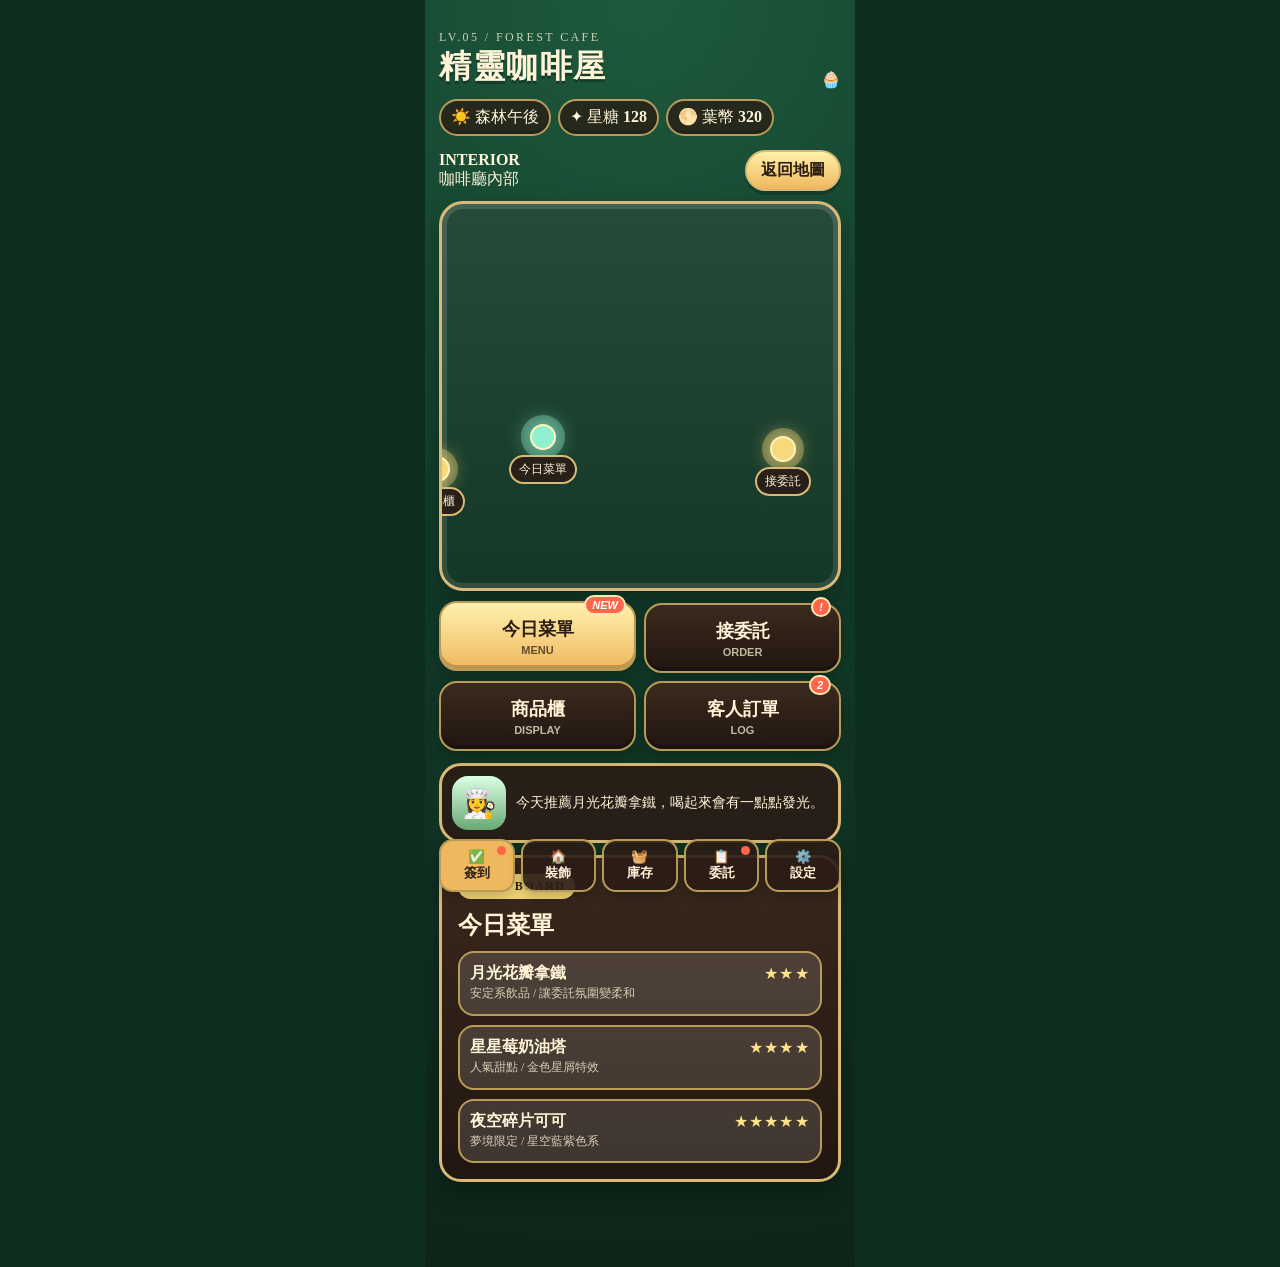
<file: room-v18.html>
<!doctype html><html lang="zh-Hant"><head><meta charset="utf-8"><meta name="viewport" content="width=device-width,initial-scale=1,viewport-fit=cover"><title>精靈咖啡屋店內 v18</title><style>:root{--gold:#f7d87b;--line:#b89b58;--dark:#2a1d16;--green:#123b29;--cream:#fff4d7}*{box-sizing:border-box}body{margin:0;background:#0e2f20;color:var(--cream);font-family:serif}.app{max-width:430px;margin:auto;min-height:100vh;background:radial-gradient(circle at 50% 0,#1d5a3d,#123b29 44%,#0d2419);padding:16px 14px 20px}.top{display:flex;align-items:flex-end;justify-content:space-between;gap:10px;margin:14px 0 10px}.title{font-size:32px;font-weight:900;letter-spacing:.05em;text-shadow:0 3px #0004}.lv{font-size:12px;letter-spacing:.2em;opacity:.78}.pills{display:flex;gap:7px;flex-wrap:wrap;margin:8px 0 14px}.pill{border:2px solid var(--line);border-radius:999px;padding:6px 10px;background:#2a2118d9;box-shadow:inset 0 -3px #0002}.head{display:flex;justify-content:space-between;align-items:center;margin:10px 0}.back{padding:8px 14px;border-radius:999px;background:linear-gradient(#fff0a9,#efb85e);color:#2b1d13;font-weight:900;border:2px solid #d8b978;text-decoration:none;box-shadow:0 4px #0003}.map{position:relative;height:390px;border:3px solid #d8b978;border-radius:24px;overflow-x:auto;overflow-y:hidden;background:#173f2c;-webkit-overflow-scrolling:touch;scrollbar-color:#f7d87b55 transparent;box-shadow:0 10px 24px #0004,inset 0 0 0 5px #fff2}.world{position:relative;width:780px;height:390px;background:linear-gradient(#ffffff10,#00000020),url('https://drive.google.com/thumbnail?id=1xLva8jEHumD53I5IOSFH8CXH9ba6kCkN&sz=w1200') center/cover no-repeat}.hot{position:absolute;width:26px;height:26px;border:2px solid #fff4bd;border-radius:50%;background:#f7d87b;box-shadow:0 0 0 8px #f7d87b55,0 0 20px #f7d87b;appearance:none;padding:0;animation:pulse 1.7s infinite}.hot span{position:absolute;left:50%;top:29px;transform:translateX(-50%);white-space:nowrap;background:#2a1d16e8;border:2px solid #d8b978;border-radius:999px;padding:4px 8px;font-size:12px;color:#fff4d7}.hot.on{background:#91f0d0;box-shadow:0 0 0 9px #91f0d055,0 0 22px #91f0d0}.menu{left:198px;top:220px}.cabinet{left:92px;top:252px}.quest{left:438px;top:232px}.order{left:640px;top:150px}.actions{display:grid;grid-template-columns:1fr 1fr;gap:8px;margin-top:12px}.act{position:relative;min-height:70px;border:2px solid var(--line);border-radius:18px;background:linear-gradient(#3c2a1e,#201610);color:#fff4d7;font-size:18px;font-weight:900;box-shadow:inset 0 -4px #0003,0 6px 14px #0003}.act small{display:block;font-size:11px;opacity:.72;margin-top:3px}.act.on{background:linear-gradient(#fff1ad,#efb85e);color:#2b1d13;transform:translateY(-2px)}.badge{position:absolute;right:8px;top:-8px;background:#ff654b;color:white;border:2px solid #ffe9b0;border-radius:999px;padding:2px 6px;font-size:11px;font-family:sans-serif}.npc{display:grid;grid-template-columns:54px 1fr;gap:10px;align-items:center;margin-top:12px;border:3px solid #d8b978;border-radius:22px;background:#2a1d16e8;padding:10px}.face{width:54px;height:54px;border-radius:16px;background:linear-gradient(#dbffe5,#6aa974);display:grid;place-items:center;font-size:28px}.say{font-size:14px;line-height:1.55}.panel{margin-top:12px;border:3px solid #d8b978;border-radius:22px;background:linear-gradient(#3a281d,#211610);padding:16px;min-height:170px;box-shadow:0 10px 22px #0004}.kicker{display:inline-block;background:#f4d676;color:#2b1d13;border-radius:999px;padding:5px 10px;font-size:12px;font-weight:900;letter-spacing:.12em}.panel h2{margin:10px 0}.panel p{line-height:1.65;margin:0}.grid{display:grid;gap:9px;margin-top:10px}.card{border:2px solid #b89b58;border-radius:16px;background:#fff2;padding:10px}.stars{color:#ffe38a;letter-spacing:.08em}.row{display:flex;justify-content:space-between;gap:8px;align-items:center}.mini{font-size:12px;opacity:.8}.choices{display:grid;gap:8px;margin-top:12px}.choice{border:2px solid #b89b58;border-radius:14px;background:#3a291f;color:#fff4d7;padding:10px;text-align:left;font-weight:900}.choice.good{background:#315c3a}.choice.warn{background:#654024}.dock{display:grid;grid-template-columns:repeat(5,1fr);gap:6px;margin-top:12px;position:sticky;bottom:8px}.dock button{position:relative;border:2px solid #b89b58;border-radius:14px;background:#2a1d16e8;color:#fff4d7;padding:8px 2px;font-weight:900;box-shadow:0 5px 14px #0003}.dock button.on{background:#efb85e;color:#2b1d13}.dot{position:absolute;right:7px;top:5px;width:9px;height:9px;background:#ff654b;border-radius:50%}.toast{position:fixed;left:50%;bottom:18px;transform:translateX(-50%) translateY(20px);opacity:0;background:#2a1d16ee;border:2px solid #d8b978;border-radius:999px;padding:8px 14px;color:#fff4d7;transition:.2s;pointer-events:none;z-index:9}.toast.show{opacity:1;transform:translateX(-50%) translateY(0)}@keyframes pulse{0%,100%{filter:brightness(1)}50%{filter:brightness(1.25)}}</style></head><body><main class="app"><div class="top"><div><div class="lv">LV.05 / FOREST CAFE</div><div class="title">精靈咖啡屋</div></div><div>🧁</div></div><div class="pills"><span class="pill">☀️ 森林午後</span><span class="pill">✦ 星糖 <b id="sugar">128</b></span><span class="pill">🌕 葉幣 <b id="coin">320</b></span></div><div class="head"><div><b>INTERIOR</b><br>咖啡廳內部</div><a class="back" href="./">返回地圖</a></div><section class="map" id="roomMap"><div class="world"><button class="hot menu on" data-panel="menu"><span>今日菜單</span></button><button class="hot cabinet" data-panel="cabinet"><span>商品櫃</span></button><button class="hot quest" data-panel="quest"><span>接委託</span></button><button class="hot order" data-panel="order"><span>客人訂單</span></button></div></section><section class="actions"><button class="act on" data-panel="menu">今日菜單<small>MENU</small><i class="badge">NEW</i></button><button class="act" data-panel="quest">接委託<small>ORDER</small><i class="badge">!</i></button><button class="act" data-panel="cabinet">商品櫃<small>DISPLAY</small></button><button class="act" data-panel="order">客人訂單<small>LOG</small><i class="badge">2</i></button></section><section class="npc"><div class="face">👩‍🍳</div><div class="say" id="npcText">歡迎回來～今天有新的委託，也有期間限定甜點。</div></section><section class="panel" id="panel"></section><nav class="dock"><button data-dock="check" class="on">✅<br>簽到<span class="dot"></span></button><button data-dock="decor">🏠<br>裝飾</button><button data-dock="bag">🧺<br>庫存</button><button data-dock="orders">📋<br>委託<span class="dot"></span></button><button data-dock="settings">⚙️<br>設定</button></nav></main><div class="toast" id="toast">已切換</div><script>let sugar=128,coin=320,checked=false;const data={menu:{k:'MENU BOARD',t:'今日菜單',x:110,npc:'今天推薦月光花瓣拿鐵，喝起來會有一點點發光。',html:'<div class="grid"><div class="card"><div class="row"><b>月光花瓣拿鐵</b><span class="stars">★★★</span></div><p class="mini">安定系飲品 / 讓委託氛圍變柔和</p></div><div class="card"><div class="row"><b>星星莓奶油塔</b><span class="stars">★★★★</span></div><p class="mini">人氣甜點 / 金色星屑特效</p></div><div class="card"><div class="row"><b>夜空碎片可可</b><span class="stars">★★★★★</span></div><p class="mini">夢境限定 / 星空藍紫色系</p></div></div>'},quest:{k:'COMMISSION COUNTER',t:'接委託',x:360,npc:'有客人想點一份藍紫星空系的亮晶晶委託，要接嗎？',html:'<div class="card"><b>新委託：星空藍紫亮晶晶</b><p class="mini">預算 NT$800～1200 / 希望有貓咪與星屑</p></div><div class="choices"><button class="choice good" data-action="accept">接受委託</button><button class="choice warn" data-action="rules">查看委託規則</button></div>'},cabinet:{k:'DISPLAY CABINET',t:'商品櫃',x:0,npc:'玻璃櫃裡放著可以展示的委託品項，亮晶晶郵票很受歡迎。',html:'<div class="grid"><div class="card"><div class="row"><b>QQ 小甜點</b><span>NT$600+</span></div><p class="mini">可愛系 / 大頭展示</p></div><div class="card"><div class="row"><b>亮晶晶郵票</b><span>NT$300+</span></div><p class="mini">收藏系 / 閃亮紀念</p></div><div class="card"><div class="row"><b>插圖驚喜包</b><span>NT$800+</span></div><p class="mini">盲盒系 / 店長加料</p></div></div>'},order:{k:'ORDER LOG',t:'客人訂單',x:430,npc:'目前有 2 筆訂單需要你確認，別忘了整理排單。',html:'<div class="grid"><div class="card"><div class="row"><b>待確認</b><span class="badge">2</span></div><p class="mini">客人送來需求單，等待確認預算。</p></div><div class="card"><b>製作中</b><p class="mini">草圖與色彩調配中。</p></div><div class="card"><b>已完成</b><p class="mini">完成後交付魔法包裹。</p></div></div>'}};const panel=document.querySelector('#panel'),map=document.querySelector('#roomMap'),toast=document.querySelector('#toast'),npc=document.querySelector('#npcText');function vib(){try{navigator.vibrate&&navigator.vibrate(18)}catch(e){}}function showToast(t){toast.textContent=t;toast.classList.add('show');setTimeout(()=>toast.classList.remove('show'),900);vib()}function openPanel(name){const item=data[name]||data.menu;document.querySelectorAll('[data-panel]').forEach(el=>el.classList.toggle('on',el.dataset.panel===name));panel.innerHTML=`<span class="kicker">${item.k}</span><h2>${item.t}</h2>${item.html}`;npc.textContent=item.npc;map.scrollTo({left:item.x,behavior:'smooth'});showToast('已切換到：'+item.t)}document.querySelectorAll('[data-panel]').forEach(el=>el.addEventListener('click',()=>openPanel(el.dataset.panel)));document.querySelector('.dock').addEventListener('click',e=>{const b=e.target.closest('[data-dock]');if(!b)return;document.querySelectorAll('[data-dock]').forEach(x=>x.classList.remove('on'));b.classList.add('on');const d=b.dataset.dock;if(d==='check'){if(!checked){checked=true;sugar+=10;coin+=20;document.querySelector('#sugar').textContent=sugar;document.querySelector('#coin').textContent=coin;b.querySelector('.dot')?.remove();showToast('簽到成功：星糖+10 葉幣+20')}else showToast('今天已簽到')}if(d==='bag'){panel.innerHTML='<span class="kicker">INVENTORY</span><h2>素材庫存</h2><div class="grid"><div class="card">🌙 月光花瓣 ×3</div><div class="card">🍓 星星莓 ×5</div><div class="card">🌌 夜空碎片 ×2</div></div>';npc.textContent='素材都整理好了，可以拿來做甜點或委託。'}if(d==='orders')openPanel('order');if(d==='decor'){showToast('裝飾功能準備中');npc.textContent='之後可以換桌布、櫃台和小擺飾。'}if(d==='settings'){panel.innerHTML='<span class="kicker">SETTINGS</span><h2>設定</h2><div class="grid"><div class="card">🔊 音效：開</div><div class="card">📳 震動：開</div><div class="card">🌙 深色沉浸模式</div></div>';npc.textContent='這裡先放設定入口。'}});panel.addEventListener('click',e=>{const a=e.target.closest('[data-action]');if(!a)return;if(a.dataset.action==='accept'){coin+=80;document.querySelector('#coin').textContent=coin;showToast('已接受委託：葉幣+80');npc.textContent='委託已放進訂單列表，店長開始準備材料！'}if(a.dataset.action==='rules'){showToast('規則：先出圖後收款，無固定工期');npc.textContent='規則已經寫在櫃台小卡上，客人可以慢慢看。'}});openPanel('menu');</script></body></html>
</file>
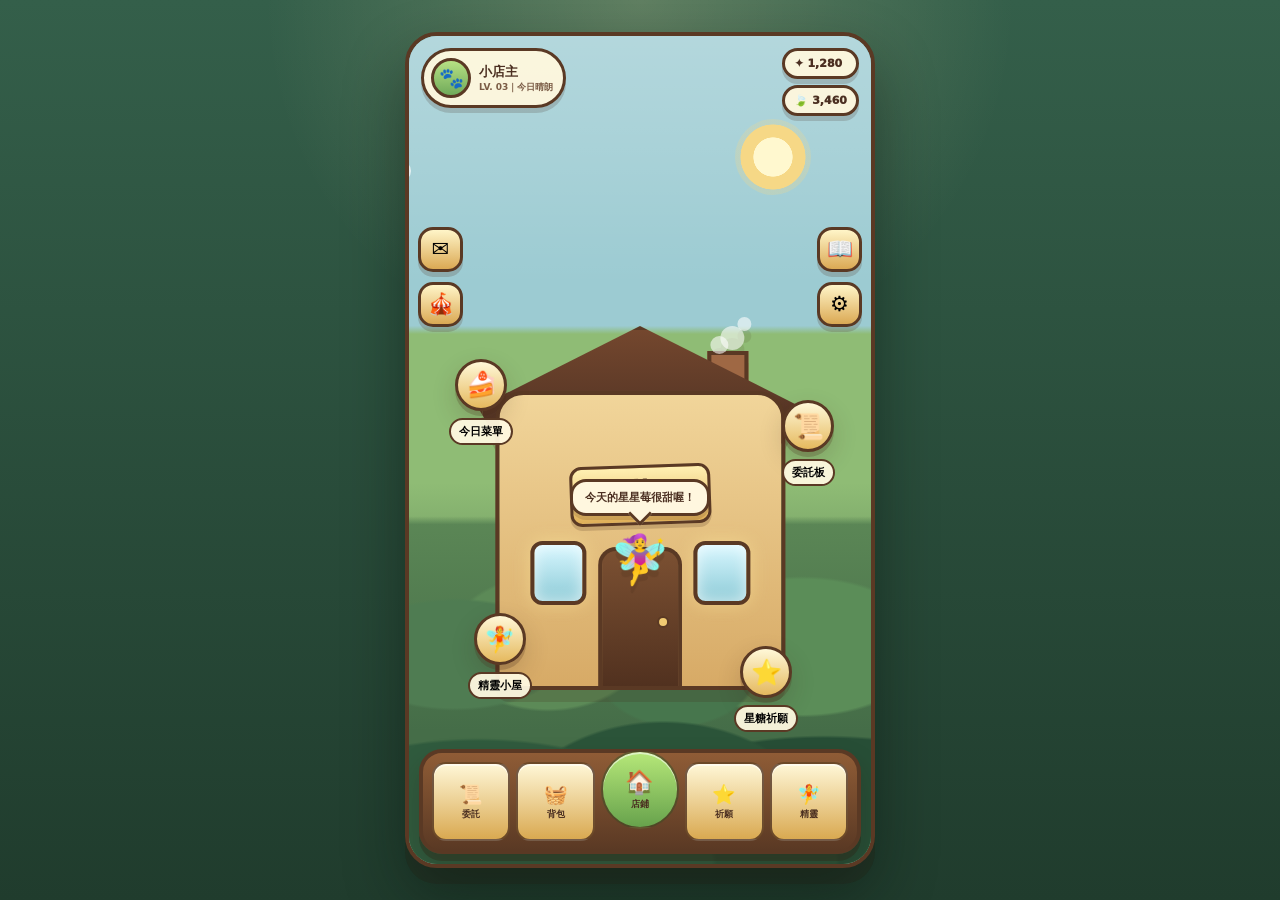
<file: ui-home-v2.html>
<!DOCTYPE html>
<html lang="zh-Hant">
<head>
  <meta charset="UTF-8" />
  <meta name="viewport" content="width=device-width, initial-scale=1.0, viewport-fit=cover" />
  <title>精靈咖啡屋｜首頁 UI 2.0</title>
  <style>
    :root{
      --ink:#4b2f21;
      --wood:#8a5a35;
      --wood-dark:#5a3924;
      --cream:#fff7df;
      --paper:#f7e8bd;
      --green:#5b8e58;
      --green-dark:#31583c;
      --gold:#f0ca71;
      --sky:#9ccbd2;
      --shadow:rgba(57,34,20,.22);
    }
    *{box-sizing:border-box}
    html,body{margin:0;min-height:100%;font-family:system-ui,-apple-system,"Noto Sans TC",sans-serif;background:#1e3b2c;color:var(--ink)}
    button{font:inherit}
    .app{
      min-height:100svh;
      display:grid;
      place-items:center;
      padding:12px;
      background:
        radial-gradient(circle at 50% 0%,rgba(255,244,183,.22),transparent 34%),
        linear-gradient(180deg,#345f4a 0%,#203c2d 100%);
    }
    .game{
      position:relative;
      width:min(100%,470px);
      aspect-ratio:9/16;
      overflow:hidden;
      border:4px solid var(--wood-dark);
      border-radius:32px;
      background:#7ab1b2;
      box-shadow:0 16px 0 rgba(35,20,12,.2),0 28px 60px rgba(8,19,13,.45);
      isolation:isolate;
    }
    .scene{
      position:absolute;
      inset:0;
      background:
        linear-gradient(180deg,rgba(255,255,255,.24),transparent 30%),
        linear-gradient(180deg,var(--sky) 0 35%,#8fbc75 36% 58%,#5f8b58 59% 100%);
    }
    .sun{
      position:absolute;right:13%;top:10%;width:76px;height:76px;border-radius:50%;
      background:radial-gradient(circle,#fff8cf 0 36%,#f6d886 37% 60%,rgba(246,216,134,.25) 61% 100%);
      animation:pulse 4s ease-in-out infinite alternate;
    }
    .cloud{position:absolute;height:22px;border-radius:999px;background:rgba(255,255,255,.7);filter:blur(.2px);animation:drift 22s linear infinite}
    .cloud::before,.cloud::after{content:"";position:absolute;border-radius:50%;background:inherit}
    .cloud::before{width:32px;height:32px;left:12px;bottom:0}.cloud::after{width:24px;height:24px;right:13px;bottom:1px}
    .cloud.c1{width:92px;left:-90px;top:15%}.cloud.c2{width:72px;left:-130px;top:23%;animation-delay:-9s}
    .forest-back,.forest-front{position:absolute;inset:auto 0 0;pointer-events:none}
    .forest-back{height:46%;background:
      radial-gradient(ellipse at 10% 45%,#4f7c52 0 18%,transparent 19%),
      radial-gradient(ellipse at 30% 42%,#5c8a57 0 21%,transparent 22%),
      radial-gradient(ellipse at 58% 48%,#47764d 0 21%,transparent 22%),
      radial-gradient(ellipse at 85% 43%,#5b8d58 0 22%,transparent 23%),
      linear-gradient(180deg,transparent,#456d48 65%)}
    .forest-front{height:25%;background:
      radial-gradient(ellipse at 15% 100%,#305b3e 0 42%,transparent 43%),
      radial-gradient(ellipse at 55% 100%,#2b5439 0 48%,transparent 49%),
      radial-gradient(ellipse at 90% 100%,#274e36 0 43%,transparent 44%)}
    .cafe{
      position:absolute;left:50%;bottom:21%;width:73%;height:44%;transform:translateX(-50%);
      filter:drop-shadow(0 12px 0 rgba(65,37,21,.18));
    }
    .house{position:absolute;inset:18% 7% 0;border:4px solid var(--wood-dark);border-radius:28px 28px 14px 14px;background:linear-gradient(180deg,#f1d59a,#d7aa66)}
    .roof{position:absolute;left:2%;right:2%;top:0;height:35%;clip-path:polygon(50% 0,100% 64%,92% 100%,8% 100%,0 64%);background:linear-gradient(180deg,#74472e,#4b2f22);border:4px solid var(--wood-dark)}
    .sign{position:absolute;left:50%;top:24%;transform:translateX(-50%) rotate(-2deg);padding:8px 18px;border:3px solid var(--wood-dark);border-radius:12px;background:linear-gradient(180deg,#fff0b2,#dfaf58);font-weight:1000;letter-spacing:.08em;box-shadow:0 4px 0 rgba(76,45,27,.2)}
    .door{position:absolute;left:50%;bottom:0;width:30%;height:48%;transform:translateX(-50%);border:4px solid var(--wood-dark);border-bottom:0;border-radius:18px 18px 0 0;background:linear-gradient(180deg,#7b5032,#51311f)}
    .door::after{content:"";position:absolute;right:12%;top:48%;width:8px;height:8px;border-radius:50%;background:#f1ca72;border:2px solid var(--wood-dark)}
    .window{position:absolute;top:50%;width:20%;height:22%;border:4px solid var(--wood-dark);border-radius:12px;background:linear-gradient(180deg,#d8f7ff,#8dcbd7);box-shadow:inset 0 0 15px rgba(255,255,255,.7),0 0 18px rgba(255,236,158,.45)}
    .window.w1{left:11%}.window.w2{right:11%}
    .chimney{position:absolute;right:18%;top:7%;width:12%;height:22%;border:4px solid var(--wood-dark);background:#9f6844;z-index:-1}
    .smoke{position:absolute;right:19%;top:0;width:24px;height:24px;border-radius:50%;background:rgba(255,255,255,.58);animation:smoke 3.6s ease-in-out infinite}
    .smoke::before,.smoke::after{content:"";position:absolute;border-radius:50%;background:inherit}.smoke::before{width:18px;height:18px;left:-10px;top:10px}.smoke::after{width:14px;height:14px;right:-7px;top:-9px}

    .hotspot{
      position:absolute;z-index:8;display:grid;place-items:center;width:52px;height:52px;padding:0;
      border:3px solid var(--wood-dark);border-radius:50%;background:linear-gradient(180deg,#fff8d8,#e5b95e);
      box-shadow:0 5px 0 rgba(74,43,25,.22),0 10px 24px rgba(56,35,21,.18);font-size:25px;cursor:pointer;
      animation:hotspot 2.2s ease-in-out infinite;
    }
    .hotspot span{position:absolute;top:56px;white-space:nowrap;padding:4px 8px;border:2px solid var(--wood-dark);border-radius:999px;background:rgba(255,249,225,.94);font-size:11px;font-weight:1000}
    .hotspot:active{transform:scale(.92)}
    .h-menu{left:10%;top:39%}.h-quest{right:8%;top:44%;animation-delay:-.6s}.h-gacha{right:17%;bottom:20%;animation-delay:-1.2s}.h-fairy{left:14%;bottom:24%;animation-delay:-1.7s}

    .topbar{position:absolute;z-index:20;left:0;right:0;top:0;display:flex;align-items:flex-start;justify-content:space-between;padding:max(12px,env(safe-area-inset-top)) 12px 0;pointer-events:none}
    .profile,.currency{pointer-events:auto;border:3px solid var(--wood-dark);background:rgba(255,248,221,.94);box-shadow:0 5px 0 rgba(64,38,23,.18)}
    .profile{display:flex;align-items:center;gap:8px;padding:7px 10px 7px 7px;border-radius:999px}
    .avatar{width:40px;height:40px;display:grid;place-items:center;border:3px solid var(--wood-dark);border-radius:50%;background:linear-gradient(180deg,#b7e184,#70aa5a);font-size:20px}
    .profile b,.profile small{display:block}.profile b{font-size:13px}.profile small{font-size:9px;color:#7a5b45;font-weight:800}
    .currency-wrap{display:grid;gap:6px}
    .currency{display:flex;align-items:center;gap:6px;padding:6px 9px;border-radius:999px;font-size:11px;font-weight:1000}

    .left-tools,.right-tools{position:absolute;z-index:18;top:23%;display:grid;gap:10px}
    .left-tools{left:9px}.right-tools{right:9px}
    .tool{width:45px;height:45px;border:3px solid var(--wood-dark);border-radius:15px;background:linear-gradient(180deg,#fff5c8,#dba954);box-shadow:0 5px 0 rgba(75,43,25,.2);font-size:21px;cursor:pointer}
    .tool:active{transform:translateY(3px);box-shadow:0 2px 0 rgba(75,43,25,.2)}

    .npc{position:absolute;z-index:7;left:50%;bottom:31%;transform:translateX(-50%);width:78px;height:96px;display:grid;place-items:center;font-size:48px;filter:drop-shadow(0 7px 0 rgba(70,43,27,.2));animation:npcFloat 3s ease-in-out infinite}
    .speech{position:absolute;z-index:9;left:50%;bottom:42%;transform:translateX(-50%);padding:8px 12px;border:3px solid var(--wood-dark);border-radius:16px;background:var(--cream);font-size:11px;font-weight:900;box-shadow:0 4px 0 rgba(75,43,25,.15);white-space:nowrap}
    .speech::after{content:"";position:absolute;left:50%;bottom:-9px;width:14px;height:14px;background:var(--cream);border-right:3px solid var(--wood-dark);border-bottom:3px solid var(--wood-dark);transform:translateX(-50%) rotate(45deg)}

    .dock{position:absolute;z-index:30;left:10px;right:10px;bottom:max(10px,env(safe-area-inset-bottom));display:grid;grid-template-columns:repeat(5,1fr);gap:6px;padding:9px;border:4px solid var(--wood-dark);border-radius:23px;background:linear-gradient(180deg,#8f5c36,#5a3924);box-shadow:0 7px 0 rgba(45,27,16,.3),0 14px 26px rgba(38,22,13,.22)}
    .dock button{min-width:0;padding:7px 3px;border:2px solid rgba(71,41,24,.75);border-radius:14px;background:linear-gradient(180deg,#fff7d7,#d9a951);color:var(--ink);font-size:19px;font-weight:1000;box-shadow:inset 0 2px 0 rgba(255,255,255,.55)}
    .dock button span{display:block;font-size:9px;margin-top:2px}.dock .home{transform:translateY(-12px);border-radius:50%;aspect-ratio:1;background:linear-gradient(180deg,#b6e879,#67a24c);font-size:23px}

    .panel{position:absolute;z-index:40;left:50%;bottom:98px;width:calc(100% - 36px);transform:translate(-50%,18px) scale(.98);padding:16px;border:4px solid var(--wood-dark);border-radius:24px;background:
      linear-gradient(180deg,rgba(255,255,255,.25),transparent 20%),
      var(--paper);box-shadow:0 12px 0 rgba(69,42,25,.18),0 24px 48px rgba(29,19,12,.3);opacity:0;pointer-events:none;transition:.22s ease}
    .panel.show{opacity:1;pointer-events:auto;transform:translate(-50%,0) scale(1)}
    .panel-head{display:flex;align-items:center;justify-content:space-between;gap:10px;margin-bottom:10px}.panel h2{margin:0;font-size:21px}.close{width:34px;height:34px;border:2px solid var(--wood-dark);border-radius:50%;background:#fff8e5;font-weight:1000}
    .cards{display:grid;grid-template-columns:repeat(3,1fr);gap:8px}.card{padding:10px 6px;border:2px solid rgba(75,47,33,.35);border-radius:15px;background:#fffaf0;text-align:center;font-size:11px;font-weight:900}.card b{display:block;font-size:28px;margin-bottom:4px}

    @keyframes drift{from{transform:translateX(0)}to{transform:translateX(650px)}}
    @keyframes pulse{from{transform:scale(.95);opacity:.85}to{transform:scale(1.06);opacity:1}}
    @keyframes smoke{0%{transform:translate(0,8px) scale(.75);opacity:0}40%{opacity:.75}100%{transform:translate(-18px,-48px) scale(1.35);opacity:0}}
    @keyframes hotspot{0%,100%{transform:translateY(0)}50%{transform:translateY(-5px)}}
    @keyframes npcFloat{0%,100%{transform:translateX(-50%) translateY(0)}50%{transform:translateX(-50%) translateY(-8px)}}
    @media(max-width:380px){.hotspot{width:46px;height:46px;font-size:21px}.hotspot span{top:49px}.cafe{width:77%}.profile b{font-size:11px}.currency{font-size:9px}}
    @media(prefers-reduced-motion:reduce){*{animation:none!important;transition:none!important}}
  </style>
</head>
<body>
  <main class="app">
    <section class="game" aria-label="精靈咖啡屋首頁 UI 2.0 原型">
      <div class="scene">
        <div class="sun"></div><div class="cloud c1"></div><div class="cloud c2"></div>
        <div class="forest-back"></div>
        <div class="cafe">
          <div class="chimney"></div><div class="smoke"></div><div class="roof"></div>
          <div class="house"><div class="sign">FAIRY CAFE</div><div class="window w1"></div><div class="window w2"></div><div class="door"></div></div>
        </div>
        <div class="forest-front"></div>
      </div>

      <header class="topbar">
        <div class="profile"><div class="avatar">🐾</div><div><b>小店主</b><small>LV. 03｜今日晴朗</small></div></div>
        <div class="currency-wrap"><div class="currency">✦ 1,280</div><div class="currency">🍃 3,460</div></div>
      </header>

      <aside class="left-tools"><button class="tool" aria-label="郵件">✉️</button><button class="tool" aria-label="活動">🎪</button></aside>
      <aside class="right-tools"><button class="tool" aria-label="圖鑑">📖</button><button class="tool" aria-label="設定">⚙️</button></aside>

      <div class="speech">今天的星星莓很甜喔！</div>
      <div class="npc">🧚‍♀️</div>

      <button class="hotspot h-menu" data-panel="menu">🍰<span>今日菜單</span></button>
      <button class="hotspot h-quest" data-panel="quest">📜<span>委託板</span></button>
      <button class="hotspot h-gacha" data-panel="gacha">⭐<span>星糖祈願</span></button>
      <button class="hotspot h-fairy" data-panel="fairy">🧚<span>精靈小屋</span></button>

      <nav class="dock" aria-label="主要功能">
        <button>📜<span>委託</span></button>
        <button>🧺<span>背包</span></button>
        <button class="home">🏠<span>店鋪</span></button>
        <button>⭐<span>祈願</span></button>
        <button>🧚<span>精靈</span></button>
      </nav>

      <section class="panel" id="panel" aria-live="polite">
        <div class="panel-head"><h2 id="panelTitle">今日菜單</h2><button class="close" id="closePanel">×</button></div>
        <div class="cards" id="panelCards"></div>
      </section>
    </section>
  </main>
  <script>
    const panel = document.querySelector('#panel');
    const title = document.querySelector('#panelTitle');
    const cards = document.querySelector('#panelCards');
    const data = {
      menu:['🌙 月光拿鐵','🍓 星星莓塔','🌌 夜空可可'],
      quest:['🐈 夜貓委託','🐇 郵差兔訂單','✨ 每日小任務'],
      gacha:['✦ 單次祈願','🌟 十次祈願','📖 祈願紀錄'],
      fairy:['🧚 月光精靈','🍓 星星莓精靈','🏮 蜂蜜燈籠精靈']
    };
    const labels={menu:'今日菜單',quest:'委託板',gacha:'星糖祈願',fairy:'精靈小屋'};
    document.querySelectorAll('[data-panel]').forEach(button=>button.addEventListener('click',()=>{
      const key=button.dataset.panel;
      title.textContent=labels[key];
      cards.innerHTML=data[key].map(item=>`<div class="card"><b>${item.slice(0,2)}</b>${item.slice(2)}</div>`).join('');
      panel.classList.add('show');
    }));
    document.querySelector('#closePanel').addEventListener('click',()=>panel.classList.remove('show'));
  </script>
</body>
</html>
</file>
<file: style.css>
:root {
  --cream: #fff4d7;
  --paper: #f8e9bd;
  --leaf: #2f6b45;
  --leaf-dark: #173f2c;
  --moss: #7eaa5a;
  --wood: #7a4a2a;
  --wood-dark: #3e2418;
  --gold: #f7d87b;
  --magic: #91f0d0;
}

* { box-sizing: border-box; }

html, body { margin: 0; min-height: 100%; }

body {
  color: var(--cream);
  font-family: "Noto Serif TC", "Hiragino Mincho ProN", serif;
  background:
    radial-gradient(circle at 20% 10%, rgba(145,240,208,.22), transparent 25%),
    radial-gradient(circle at 80% 8%, rgba(247,216,123,.18), transparent 25%),
    linear-gradient(180deg, #0f2a24, #183b2e 48%, #26170e);
  overflow-x: hidden;
}

body::before {
  content: "";
  position: fixed;
  inset: 0;
  pointer-events: none;
  background-image: radial-gradient(circle, rgba(255,255,255,.8) 0 1px, transparent 1px);
  background-size: 120px 120px;
  opacity: .18;
}

.game-shell {
  min-height: 100vh;
  padding: 14px;
  display: grid;
  place-items: center;
}

.game-window {
  width: min(1180px, 100%);
  min-height: min(780px, calc(100vh - 28px));
  overflow: hidden;
  border: 3px solid #c99955;
  border-radius: 32px;
  background: rgba(26, 59, 40, .9);
  box-shadow: 0 30px 90px rgba(0,0,0,.45), inset 0 0 0 8px rgba(62,36,24,.72);
}

.top-bar {
  display: flex;
  justify-content: space-between;
  gap: 16px;
  padding: 24px 32px 16px;
  border-bottom: 2px solid rgba(247,216,123,.28);
  background: rgba(23,63,44,.55);
}

.save-label {
  margin: 0 0 5px;
  color: #cfe7ba;
  font-size: .78rem;
  letter-spacing: .18em;
}

h1, h2, p { margin-top: 0; }

h1 {
  margin-bottom: 0;
  color: #fff7d8;
  font-size: clamp(1.8rem, 4vw, 3.6rem);
  line-height: 1;
  letter-spacing: .08em;
  text-shadow: 0 4px 0 rgba(62,36,24,.65), 0 0 24px rgba(247,216,123,.35);
}

.status-pills {
  display: flex;
  flex-wrap: wrap;
  justify-content: flex-end;
  gap: 10px;
}

.status-pills span,
.tab,
.enter-button,
.arrow {
  border: 2px solid rgba(247,216,123,.55);
  box-shadow: inset 0 -3px 0 rgba(62,36,24,.25), 0 8px 20px rgba(0,0,0,.12);
}

.status-pills span {
  padding: 8px 13px;
  border-radius: 999px;
  background: rgba(62,36,24,.46);
  font-weight: 700;
  white-space: nowrap;
}

.location-tabs {
  display: flex;
  gap: 10px;
  overflow-x: auto;
  padding: 14px 32px;
  scrollbar-width: none;
}

.location-tabs::-webkit-scrollbar,
.map-viewport::-webkit-scrollbar { display: none; }

button { cursor: pointer; font: inherit; }

.tab {
  flex: 0 0 auto;
  padding: 10px 16px;
  border-radius: 999px;
  color: #fff3c6;
  background: linear-gradient(180deg, #5a8a43, #315f35);
  font-weight: 800;
}

.tab.active {
  color: #2b1d13;
  background: linear-gradient(180deg, #ffeaa3, #f0b85e);
}

.map-area {
  position: relative;
  height: clamp(430px, 58vh, 560px);
}

.map-viewport {
  height: 100%;
  overflow-x: auto;
  overflow-y: hidden;
  scroll-snap-type: x mandatory;
  scroll-behavior: smooth;
}

.map-track {
  height: 100%;
  display: flex;
}

.scene-card {
  position: relative;
  flex: 0 0 100%;
  min-width: 100%;
  height: 100%;
  overflow: hidden;
  scroll-snap-align: start;
  background: linear-gradient(180deg, #9bd58e 0%, #61934f 48%, #31562e 100%);
}

.scene-card::before {
  content: "";
  position: absolute;
  inset: 0;
  background:
    radial-gradient(circle at 18% 25%, rgba(255,247,190,.85), transparent 9%),
    radial-gradient(circle at 10% 75%, #1d4b31 0 70px, transparent 72px),
    radial-gradient(circle at 25% 70%, #28663f 0 100px, transparent 102px),
    radial-gradient(circle at 46% 76%, #1d4b31 0 95px, transparent 97px),
    radial-gradient(circle at 70% 70%, #28663f 0 115px, transparent 117px),
    radial-gradient(circle at 88% 78%, #1d4b31 0 90px, transparent 92px);
}

.scene-card::after {
  content: "";
  position: absolute;
  left: 0;
  right: 0;
  bottom: 0;
  height: 35%;
  background: linear-gradient(180deg, #6d9d4f, #31562e);
}

.scene-info {
  position: absolute;
  left: clamp(20px, 5vw, 64px);
  top: clamp(22px, 5vw, 54px);
  z-index: 5;
  width: min(360px, calc(100% - 40px));
  padding: 20px;
  border: 3px solid rgba(247,216,123,.62);
  border-radius: 24px;
  background: rgba(42,29,22,.58);
  box-shadow: inset 0 0 0 4px rgba(255,244,215,.08), 0 12px 30px rgba(0,0,0,.2);
}

.chapter {
  display: inline-block;
  margin-bottom: 8px;
  color: var(--gold);
  font-size: .78rem;
  letter-spacing: .18em;
  font-weight: 900;
}

.scene-info h2 {
  margin-bottom: 8px;
  font-size: clamp(2rem, 5vw, 4rem);
  line-height: 1;
  text-shadow: 0 3px 0 rgba(62,36,24,.65);
}

.scene-info p {
  margin-bottom: 0;
  color: var(--paper);
  line-height: 1.8;
  font-weight: 700;
}

.cottage,
.mountain,
.oven,
.magic-circle,
.glass-house {
  position: absolute;
  z-index: 4;
  left: 50%;
  bottom: 20%;
  transform: translateX(-50%);
}

.cottage {
  width: min(390px, 58vw);
  height: 210px;
  border: 5px solid #5a321f;
  border-radius: 28px 28px 18px 18px;
  background: repeating-linear-gradient(90deg, #9a6334 0 24px, #86532e 24px 48px);
}

.roof {
  position: absolute;
  left: 50%;
  top: -72px;
  width: 112%;
  height: 105px;
  transform: translateX(-50%);
  border: 5px solid #5a321f;
  border-radius: 70% 70% 20px 20px;
  background: linear-gradient(180deg, #6f9f55, #315f35);
}

.sign {
  position: absolute;
  left: 50%;
  top: -18px;
  transform: translateX(-50%);
  padding: 7px 20px;
  border: 3px solid #5a321f;
  border-radius: 999px;
  color: #402411;
  background: #ffe49a;
  font-weight: 900;
}

.door,
.window {
  position: absolute;
  border: 4px solid #5a321f;
  background: #f4c16d;
}

.door {
  left: 50%;
  bottom: 0;
  width: 84px;
  height: 126px;
  transform: translateX(-50%);
  border-radius: 50px 50px 0 0;
  background: linear-gradient(180deg, #5a8a43, #2f5130);
}

.window {
  top: 70px;
  width: 72px;
  height: 56px;
  border-radius: 18px;
  box-shadow: inset 0 0 22px rgba(255,243,198,.9);
}

.w1 { left: 44px; }
.w2 { right: 44px; }

.mountain {
  left: 65%;
  width: min(480px, 65vw);
  height: 270px;
  clip-path: polygon(50% 0, 100% 100%, 0 100%);
  background: linear-gradient(160deg, #5d805b, #284a35);
}

.path {
  position: absolute;
  left: 42%;
  bottom: 0;
  z-index: 5;
  width: 220px;
  height: 260px;
  transform: translateX(-50%) skewX(-12deg);
  border-radius: 50% 50% 0 0;
  background: linear-gradient(180deg, #d8ae72, #8a5d35);
}

.berry,
.plant,
.bottle,
.spark,
.steam {
  position: absolute;
  z-index: 6;
}

.berry {
  display: grid;
  place-items: center;
  width: 92px;
  height: 70px;
  border-radius: 50%;
  color: #ffeaa3;
  background: radial-gradient(circle, #8b3f68 0 11px, #315f35 12px);
}

.bush1 { left: 18%; bottom: 22%; }
.bush2 { left: 63%; bottom: 18%; }
.bush3 { right: 12%; bottom: 26%; }

.kitchen,
.alchemy { background: linear-gradient(180deg, #68452b, #3f291b 52%, #27190f); }
.alchemy { background: linear-gradient(180deg, #1d3347, #211d3b 52%, #160f22); }

.oven {
  left: 67%;
  width: min(340px, 50vw);
  height: 230px;
  border: 5px solid #2a1d16;
  border-radius: 40px;
  background: linear-gradient(180deg, #9e6940, #5a321f);
}

.table {
  position: absolute;
  left: 32%;
  bottom: 16%;
  z-index: 5;
  width: 300px;
  height: 90px;
  border: 5px solid #2a1d16;
  border-radius: 40px 40px 16px 16px;
  background: #b47a43;
}

.steam {
  color: #ffeaa3;
  animation: floaty 2s ease-in-out infinite;
}

.s1 { right: 32%; top: 28%; font-size: 2.5rem; }
.s2 { right: 24%; top: 35%; font-size: 2rem; animation-delay: .5s; }

.magic-circle {
  width: min(460px, 72vw);
  aspect-ratio: 1;
  border: 4px solid rgba(145,240,208,.72);
  border-radius: 50%;
  box-shadow: 0 0 36px rgba(145,240,208,.42), inset 0 0 38px rgba(145,240,208,.22);
}

.bottle {
  width: 86px;
  height: 150px;
  border: 4px solid #fff4d7;
  border-radius: 26px 26px 40px 40px;
  background: linear-gradient(180deg, rgba(255,255,255,.2), rgba(145,240,208,.7) 42%, rgba(59,190,166,.95));
}

.b1 { left: 24%; bottom: 24%; }
.b2 { left: 47%; bottom: 33%; background: linear-gradient(180deg, rgba(255,255,255,.2), rgba(247,216,123,.8) 42%, #a85f84); }
.b3 { right: 24%; bottom: 22%; background: linear-gradient(180deg, rgba(255,255,255,.2), rgba(155,213,142,.8) 42%, #3b8c62); }

.spark {
  color: var(--magic);
  font-size: 2.4rem;
  text-shadow: 0 0 18px rgba(145,240,208,.7);
  animation: twinkle 1.8s ease-in-out infinite;
}

.spark1 { left: 36%; top: 28%; }
.spark2 { left: 56%; top: 24%; animation-delay: .5s; }
.spark3 { right: 20%; top: 45%; animation-delay: 1s; }

.glass-house {
  width: min(520px, 76vw);
  height: 290px;
  border: 5px solid rgba(255,244,215,.86);
  border-radius: 160px 160px 28px 28px;
  background: repeating-linear-gradient(90deg, rgba(255,255,255,.14) 0 44px, rgba(145,240,208,.2) 44px 88px);
}

.plant {
  display: grid;
  place-items: center;
  width: 96px;
  height: 120px;
  border-radius: 60px 60px 20px 20px;
  color: #fff3c6;
  background: linear-gradient(180deg, #f2c2dc, #4f8a45 48%, #2f5e34);
  font-size: 2rem;
}

.p1 { left: 18%; bottom: 20%; }
.p2 { left: 35%; bottom: 16%; }
.p3 { right: 32%; bottom: 18%; }
.p4 { right: 14%; bottom: 22%; }

.enter-button {
  position: absolute;
  right: clamp(20px, 5vw, 64px);
  bottom: 54px;
  z-index: 8;
  padding: 14px 22px;
  border-radius: 18px;
  color: #2b1d13;
  background: linear-gradient(180deg, #ffeaa3, #efb862);
  font-weight: 900;
}

.arrow {
  position: absolute;
  top: 50%;
  z-index: 20;
  width: 54px;
  height: 74px;
  transform: translateY(-50%);
  border-radius: 22px;
  color: #fff2c8;
  background: rgba(62,36,24,.58);
  font-size: 3.2rem;
  line-height: 1;
}

.arrow.left { left: 14px; }
.arrow.right { right: 14px; }

.dialogue-box {
  display: grid;
  grid-template-columns: 88px 1fr;
  gap: 16px;
  margin: 0 22px 22px;
  padding: 16px;
  min-height: 116px;
  border: 3px solid rgba(247,216,123,.7);
  border-radius: 24px;
  background: linear-gradient(180deg, rgba(73,49,30,.94), rgba(42,29,22,.94));
  box-shadow: inset 0 0 0 4px rgba(255,244,215,.08), 0 14px 34px rgba(0,0,0,.24);
}

.npc-portrait {
  display: grid;
  place-items: center;
  width: 88px;
  height: 88px;
  border: 3px solid rgba(247,216,123,.72);
  border-radius: 24px;
  background: linear-gradient(180deg, #6f9f55, #315f35);
  font-size: 2.6rem;
}

.name-row { display: flex; flex-wrap: wrap; gap: 10px; align-items: center; margin-bottom: 8px; }

.speaker {
  display: inline-flex;
  padding: 5px 14px;
  border-radius: 999px;
  color: #2b1d13;
  background: var(--gold);
  font-weight: 900;
}

.place { color: #cfe7ba; font-size: .92rem; letter-spacing: .08em; }

.dialogue-content p {
  margin-bottom: 0;
  color: #fff4d7;
  font-size: clamp(1rem, 2vw, 1.18rem);
  line-height: 1.8;
  font-weight: 700;
}

@keyframes floaty { 0%,100% { transform: translateY(0); opacity: .55; } 50% { transform: translateY(-12px); opacity: 1; } }
@keyframes twinkle { 0%,100% { transform: scale(.8); opacity: .45; } 50% { transform: scale(1.2); opacity: 1; } }

@media (max-width: 760px) {
  .game-shell { padding: 8px; }
  .game-window { min-height: calc(100vh - 16px); border-radius: 24px; }
  .top-bar { flex-direction: column; padding: 20px 20px 12px; }
  .status-pills { justify-content: flex-start; }
  .status-pills span { font-size: .84rem; }
  .location-tabs { padding: 12px 20px; }
  .map-area { height: 470px; }
  .scene-info { top: 18px; left: 50%; transform: translateX(-50%); width: calc(100% - 42px); padding: 16px; }
  .scene-info h2 { font-size: 2.4rem; }
  .scene-info p { font-size: .92rem; }
  .cottage { bottom: 18%; width: 70vw; height: 170px; }
  .roof { top: -56px; height: 82px; }
  .window { display: none; }
  .enter-button { right: 50%; bottom: 24px; transform: translateX(50%); }
  .arrow { width: 42px; height: 58px; border-radius: 16px; font-size: 2.4rem; }
  .arrow.left { left: 7px; }
  .arrow.right { right: 7px; }
  .dialogue-box { grid-template-columns: 62px 1fr; gap: 12px; margin: 0 12px 14px; padding: 12px; }
  .npc-portrait { width: 62px; height: 62px; border-radius: 18px; font-size: 2rem; }
  .bottle, .plant { transform: scale(.78); }
}
</file>
<file: game-ui.css>
:root{--inside-cafe-bg:url('https://drive.google.com/thumbnail?id=1xLva8jEHumD53I5IOSFH8CXH9ba6kCkN&sz=w1000')}
.cafe-room-scene{background-image:linear-gradient(180deg,rgba(24,59,46,.05),rgba(24,59,46,.22)),var(--inside-cafe-bg)!important;background-position:center 50%!important;background-size:cover!important}
@media(max-width:760px){.cafe-room-scene{background-position:center 50%!important}}
</file>
<file: mobile-fix.css>
/* mobile polish + Drive icons + scene objects, no generated images */
:root{
  --ico-cafe:url('https://drive.google.com/thumbnail?id=1-INH1EtGKGr4jJXNd3COKygOWHOwJeZh&sz=w160');
  --ico-backyard:url('https://drive.google.com/thumbnail?id=1Es8LQBKecJgDFjX180-phTjDC4HF8WQz&sz=w160');
  --ico-kitchen:url('https://drive.google.com/thumbnail?id=1C5-Ul3jBTzFlpojugIXUzgUjXDm7gfYO&sz=w160');
  --ico-alchemy:url('https://drive.google.com/thumbnail?id=1IqJFIt-DpFkBouLev0gXNUCdFDQWVprJ&sz=w160');
  --ico-greenhouse:url('https://drive.google.com/thumbnail?id=1YIYfZII1R7AJxKJx2PBD2XWz0MXPpnjw&sz=w160');
  --ico-checkin:url('https://drive.google.com/thumbnail?id=1bTWDZRysGGf-aU4qmne8DOtObwLF9Gvb&sz=w160');
  --ico-decor:url('https://drive.google.com/thumbnail?id=1i3EKWzGH4mj8N62N0EV9rgc8vA6Jvk8q&sz=w160');
  --ico-inventory:url('https://drive.google.com/thumbnail?id=1bUIhrjt3uDZrwORLxsGKQ2KZICKuBf3T&sz=w160');
  --ico-quest:url('https://drive.google.com/thumbnail?id=15tV4KNUl69LKVUyWrmY0pYH6ZyCmTRQA&sz=w160');
  --ico-settings:url('https://drive.google.com/thumbnail?id=1lGBZisAS0ujf7qBvGzxnDIqyfmLrwgev&sz=w160');
  --scene-cafe:url('https://drive.google.com/thumbnail?id=1VTyClYzDmucFO-JwP7JF44B2Kk86M6wy&sz=w900');
  --scene-backyard:url('https://drive.google.com/thumbnail?id=1SZNsgEXMgs9oDsFYDbMIEWdiLFMpEl0x&sz=w900');
  --scene-kitchen:url('https://drive.google.com/thumbnail?id=1iIvvy33Nu4YpdlfXE2tsF1WR7YqRwxwp&sz=w900');
  --scene-alchemy:url('https://drive.google.com/thumbnail?id=1BA2LN6xfGFIVRBSvjeDOTmpnJeRen6RF&sz=w900');
  --scene-greenhouse:url('https://drive.google.com/thumbnail?id=1Zla5lYg0IcwYDhfKHmAI4Xx2Wnk0z8LN&sz=w900');
  --inside-cafe-bg:url('https://drive.google.com/thumbnail?id=1sBiLgaTXlNfPZTruV6mPqkyGf11YH9l8&sz=w1000');
  --btn-menu:url('https://drive.google.com/thumbnail?id=1SiZCoo2UWnPXrjzYjxswHr3b7M0aINmn&sz=w180');
  --btn-quest:url('https://drive.google.com/thumbnail?id=1KlASJXlqFKXwGg_uqyzF01OmsSoUny0a&sz=w180');
  --btn-cabinet:url('https://drive.google.com/thumbnail?id=1VGbxyCfzYyCa8rzVTOb83aCyOYIUAThB&sz=w180');
  --btn-order:url('https://drive.google.com/thumbnail?id=1YR5wtMLXONFK4R5N0NKqPvO-T392CjR8&sz=w180');
}
.object-tag{display:none!important}
.npc,.npc-main,.npc-cat,.speech-bubble{display:none!important}
.kitchen::before,.alchemy::before{content:""!important;position:absolute!important;inset:0!important;z-index:0!important;opacity:1!important}
.kitchen::before{background:linear-gradient(180deg,#74492d 0%,#5a3522 48%,#3b2418 100%)!important}
.alchemy::before{background:linear-gradient(180deg,#423038 0%,#312334 48%,#201725 100%)!important}
.kitchen::after,.alchemy::after{content:""!important;position:absolute!important;left:0!important;right:0!important;bottom:0!important;height:42%!important;z-index:1!important;background:linear-gradient(180deg,#6f8f4c 0%,#3e6f38 100%)!important}
.kitchen::after{background:repeating-linear-gradient(90deg,rgba(255,220,143,.07) 0 34px,transparent 34px 68px),linear-gradient(180deg,#7b4d2c 0%,#4a2c1d 100%)!important}
.alchemy::after{background:repeating-linear-gradient(90deg,rgba(255,217,126,.05) 0 34px,transparent 34px 68px),linear-gradient(180deg,#4b332b 0%,#251a20 100%)!important}
.cottage,.magic-tree,.kitchen-counter,.alchemy-table,.greenhouse-house{position:absolute!important;z-index:4!important;left:50%!important;bottom:82px!important;transform:translateX(-50%)!important;width:min(560px,68vw)!important;height:330px!important;border:0!important;border-radius:0!important;background:center/contain no-repeat!important;box-shadow:none!important;clip-path:none!important;overflow:visible!important}
.cottage>*{display:none!important}
.cottage{background-image:var(--scene-cafe)!important}
.magic-tree{background-image:var(--scene-backyard)!important}
.kitchen-counter{background-image:var(--scene-kitchen)!important}
.alchemy-table{background-image:var(--scene-alchemy)!important}
.greenhouse-house{background-image:var(--scene-greenhouse)!important}
.cafe-inside{display:none;padding:18px 22px 22px;background:linear-gradient(180deg,#173f2c 0%,#203827 100%)}
.game-window.inside-mode .location-tabs,.game-window.inside-mode .map-area{display:none!important}
.game-window.inside-mode .cafe-inside{display:block!important}
.inside-head{display:flex;align-items:center;justify-content:space-between;gap:12px;margin-bottom:12px}
.inside-title{margin:0;color:#fff7d8;font-size:1.25rem;font-weight:900;letter-spacing:.08em;text-shadow:0 3px 0 rgba(62,36,24,.65)}
.inside-subtitle{margin:4px 0 0;color:#d8eec7;font-size:.82rem;font-weight:700}
.inside-back{flex:0 0 auto;border:2px solid rgba(247,216,123,.62);border-radius:999px;padding:8px 14px;color:#2b1d13;background:linear-gradient(180deg,#ffeaa3,#efb862);font-weight:900;box-shadow:inset 0 -3px 0 rgba(62,36,24,.18),0 8px 18px rgba(0,0,0,.12)}
.cafe-room-scene{position:relative;min-height:420px;border:3px solid rgba(247,216,123,.65);border-radius:26px;overflow:hidden;background-image:linear-gradient(180deg,rgba(24,59,46,.05),rgba(24,59,46,.22)),var(--inside-cafe-bg);background-size:cover;background-position:center 58%;box-shadow:inset 0 0 0 5px rgba(255,244,215,.08),0 16px 32px rgba(0,0,0,.22)}
.cafe-room-scene::after{content:"";position:absolute;inset:0;background:linear-gradient(180deg,rgba(255,255,255,.04),rgba(0,0,0,.16));pointer-events:none}
.inside-actions{display:grid;grid-template-columns:repeat(4,minmax(0,1fr));gap:10px;margin-top:12px}
.inside-action{min-height:82px;border:2px solid rgba(247,216,123,.62);border-radius:20px;color:#fff4d7;background:linear-gradient(180deg,rgba(62,36,24,.76),rgba(42,29,22,.88));font-weight:900;display:flex;align-items:center;justify-content:center;gap:8px;padding:8px 10px;box-shadow:inset 0 -3px 0 rgba(62,36,24,.24),0 8px 18px rgba(0,0,0,.16)}
.inside-action::before{content:"";width:46px;height:46px;display:block;flex:0 0 auto;background:center/contain no-repeat;filter:drop-shadow(0 2px 2px rgba(0,0,0,.2))}
.inside-action.menu::before{background-image:var(--btn-menu)}
.inside-action.quest::before{background-image:var(--btn-quest)}
.inside-action.cabinet::before{background-image:var(--btn-cabinet)}
.inside-action.order::before{background-image:var(--btn-order)}
.bottom-dock{display:grid;grid-template-columns:repeat(5,1fr);gap:8px;padding:0 18px 16px}
.bottom-dock button{min-height:58px;border:2px solid rgba(247,216,123,.55);border-radius:18px;color:#fff4d7;background:rgba(62,36,24,.62);box-shadow:inset 0 -3px 0 rgba(62,36,24,.25),0 8px 18px rgba(0,0,0,.12);font-weight:900}
.bottom-dock span{display:block;font-size:.72rem;margin-top:2px}
@media(max-width:760px){
  .game-shell{padding:calc(34px + env(safe-area-inset-top)) 8px calc(12px + env(safe-area-inset-bottom));place-items:start center}
  .game-window{min-height:auto;border-radius:24px;overflow:hidden;padding-bottom:calc(82px + env(safe-area-inset-bottom))}
  .top-bar{padding:16px 18px 12px;gap:10px}
  h1{font-size:2rem;line-height:1.05}
  .save-label{font-size:.72rem;margin-bottom:4px}
  .status-pills{gap:8px;justify-content:flex-start}
  .status-pills span{font-size:.82rem;padding:7px 12px}
  .location-tabs{padding:10px 12px;gap:8px;align-items:center}
  .tab{display:inline-flex;align-items:center;gap:6px;padding:8px 13px;font-size:.9rem;white-space:nowrap}
  .tab::before{content:'';width:22px;height:22px;display:inline-block;background:center/contain no-repeat;flex:0 0 auto;filter:drop-shadow(0 2px 2px rgba(0,0,0,.18))}
  .tab:nth-child(1)::before{background-image:var(--ico-cafe)}
  .tab:nth-child(2)::before{background-image:var(--ico-backyard)}
  .tab:nth-child(3)::before{background-image:var(--ico-kitchen)}
  .tab:nth-child(4)::before{background-image:var(--ico-alchemy)}
  .tab:nth-child(5)::before{background-image:var(--ico-greenhouse)}
  .map-area{height:500px}
  .scene-info{top:24px;left:50%;transform:translateX(-50%);width:calc(100% - 58px);padding:16px;border-radius:22px}
  .scene-info h2{font-size:2.25rem}
  .scene-info p{font-size:.9rem;line-height:1.65}
  .cottage,.magic-tree,.kitchen-counter,.alchemy-table,.greenhouse-house{bottom:56px!important;width:88vw!important;height:260px!important}
  .cottage{width:104vw!important;height:310px!important;bottom:68px!important}
  .magic-tree{width:72vw!important;height:205px!important;bottom:86px!important}
  .kitchen-counter{width:98vw!important;height:292px!important;bottom:52px!important}
  .alchemy-table{width:92vw!important;height:270px!important;bottom:60px!important}
  .enter-button{right:50%;bottom:12px;transform:translateX(50%);padding:12px 24px;border-radius:18px;font-size:1rem}
  .arrow{width:42px;height:58px;border-radius:16px;font-size:2.4rem}
  .arrow.left{left:7px}.arrow.right{right:7px}
  .cafe-inside{padding:12px 12px 14px}
  .inside-head{margin-bottom:10px;align-items:flex-start}
  .inside-title{font-size:1.12rem}
  .inside-subtitle{font-size:.72rem}
  .inside-back{padding:7px 12px;font-size:.86rem}
  .cafe-room-scene{min-height:390px;border-radius:24px;background-position:center 54%}
  .inside-actions{grid-template-columns:repeat(2,minmax(0,1fr));gap:8px;margin-top:10px}
  .inside-action{min-height:68px;border-radius:18px;font-size:.94rem;justify-content:flex-start;padding:8px 12px}
  .inside-action::before{width:42px;height:42px}
  .dialogue-box{grid-template-columns:62px 1fr;gap:12px;margin:0 12px 12px;padding:12px;min-height:98px;border-radius:24px}
  .npc-portrait{width:62px;height:62px;border-radius:18px;font-size:2rem}
  .dialogue-content p{font-size:.92rem;line-height:1.55}
  .bottom-dock{position:fixed;left:50%;bottom:0;transform:translateX(-50%);z-index:80;width:min(calc(100vw - 16px),760px);grid-template-columns:repeat(5,minmax(0,1fr));gap:5px;padding:8px 8px calc(8px + env(safe-area-inset-bottom));margin:0;border:2px solid rgba(247,216,123,.45);border-bottom:0;border-radius:22px 22px 0 0;background:linear-gradient(180deg,rgba(91,52,29,.96),rgba(57,31,19,.98));box-shadow:0 -12px 30px rgba(0,0,0,.28);backdrop-filter:blur(12px)}
  .bottom-dock button{min-height:58px;border-radius:16px;font-size:0;padding:4px 2px 5px;line-height:1.05;display:flex;flex-direction:column;align-items:center;justify-content:center;gap:2px;background:rgba(62,36,24,.56)}
  .bottom-dock button::before{content:'';width:28px;height:28px;display:block;background:center/contain no-repeat;filter:drop-shadow(0 2px 2px rgba(0,0,0,.2))}
  .bottom-dock button:nth-child(1)::before{background-image:var(--ico-checkin)}
  .bottom-dock button:nth-child(2)::before{background-image:var(--ico-decor)}
  .bottom-dock button:nth-child(3)::before{background-image:var(--ico-inventory)}
  .bottom-dock button:nth-child(4)::before{background-image:var(--ico-quest)}
  .bottom-dock button:nth-child(5)::before{background-image:var(--ico-settings)}
  .bottom-dock span{font-size:.58rem;margin-top:0;white-space:nowrap}
}
@media(max-width:390px){
  .game-shell{padding-top:calc(28px + env(safe-area-inset-top))}
  h1{font-size:1.8rem}
  .status-pills span{font-size:.76rem;padding:6px 10px}
  .tab{font-size:.84rem;padding:8px 12px}.tab::before{width:20px;height:20px}
  .map-area{height:480px}
  .scene-info{width:calc(100% - 44px);padding:14px}
  .scene-info h2{font-size:2rem}
  .scene-info p{font-size:.84rem}
  .cottage,.magic-tree,.kitchen-counter,.alchemy-table,.greenhouse-house{bottom:54px!important;width:86vw!important;height:245px!important}
  .cottage{width:106vw!important;height:295px!important;bottom:66px!important}
  .magic-tree{width:70vw!important;height:190px!important;bottom:86px!important}
  .kitchen-counter{width:98vw!important;height:278px!important;bottom:50px!important}
  .alchemy-table{width:90vw!important;height:254px!important;bottom:58px!important}
  .cafe-room-scene{min-height:360px;background-position:center 52%}
  .inside-action{min-height:62px;font-size:.88rem}.inside-action::before{width:38px;height:38px}
  .bottom-dock button{min-height:54px}.bottom-dock button::before{width:25px;height:25px}.bottom-dock span{font-size:.54rem}
}
</file>
<file: game-interior.css>
.inside-label{margin:0 0 4px;color:#f7d87b;font-size:.72rem;font-weight:900;letter-spacing:.2em}.cafe-inside{position:relative}.cafe-room-scene{position:relative;isolation:isolate;cursor:grab;min-height:390px!important;border:3px solid rgba(247,216,123,.65)!important;border-radius:24px!important;overflow-x:auto!important;overflow-y:hidden!important;-webkit-overflow-scrolling:touch!important;background:#173f2c!important;box-shadow:inset 0 0 0 5px rgba(255,244,215,.08),0 16px 32px rgba(0,0,0,.22)!important}.cafe-room-scene:before{content:"";display:block;width:780px;height:390px;background:linear-gradient(180deg,rgba(24,59,46,.04),rgba(24,59,46,.18)),url('https://drive.google.com/thumbnail?id=1xLva8jEHumD53I5IOSFH8CXH9ba6kCkN&sz=w1200') center/cover no-repeat}.cafe-room-scene:after{display:none}.room-tip{position:absolute;left:12px;bottom:10px;z-index:8;padding:5px 10px;border:2px solid rgba(247,216,123,.5);border-radius:999px;color:#fff4d7;background:rgba(42,29,22,.72);font-size:.72rem;font-weight:900}.room-hotspot{position:absolute;z-index:10;width:22px;height:22px;border:2px solid #fff4bd;border-radius:50%;background:#f7d87b;box-shadow:0 0 0 8px #f7d87b44,0 0 20px #f7d87b;font-size:0}.room-hotspot span{position:absolute;left:50%;top:26px;transform:translateX(-50%);min-width:62px;padding:4px 7px;border-radius:999px;background:rgba(42,29,22,.86);color:#fff4d7;border:2px solid rgba(247,216,123,.72);font-size:.66rem;white-space:nowrap}.room-hotspot.active{background:#91f0d0;box-shadow:0 0 0 9px #91f0d044,0 0 22px #91f0d0}.hotspot-menu{left:205px!important;top:178px!important}.hotspot-quest{left:552px!important;top:214px!important}.hotspot-cabinet{left:255px!important;top:286px!important}.hotspot-order{left:585px!important;top:300px!important}.inside-actions{margin-top:10px!important;opacity:.92}.inside-action{transition:transform .16s ease,filter .16s ease}.inside-action.active{color:#2b1d13;background:linear-gradient(180deg,#fff7d8,#f0b85e);transform:translateY(-2px)}.inside-panel-wrap{position:static!important;width:100%!important;transform:none!important;margin-top:12px!important;pointer-events:auto!important}.inside-panel{display:none;position:relative;padding:13px;border:4px solid rgba(255,234,163,.88);border-radius:22px;color:#fff4d7;background:linear-gradient(180deg,rgba(73,49,30,.96),rgba(42,29,22,.97));box-shadow:inset 0 0 0 4px rgba(255,244,215,.1),0 12px 26px rgba(0,0,0,.22);pointer-events:auto}.inside-panel.active{display:block}.inside-panel:after{display:none}.panel-kicker{display:inline-flex;margin-bottom:8px;padding:4px 10px;border-radius:999px;color:#2b1d13;background:#f7d87b;font-size:.7rem;font-weight:900;letter-spacing:.14em}.inside-panel h3{margin:0 0 12px;color:#fff7d8;font-size:1.22rem}.item-grid,.order-list{display:grid;grid-template-columns:1fr;gap:10px}.item-card,.quest-board,.order-list section{padding:13px;border:2px solid rgba(247,216,123,.32);border-radius:18px;background:rgba(255,244,215,.08)}.item-card b,.order-list b{display:block;margin-bottom:5px;color:#fff7d8;font-size:1rem}.item-card span{display:inline-flex;margin-bottom:8px;padding:3px 8px;border-radius:999px;color:#203827;background:#cfe7ba;font-size:.72rem;font-weight:900}.item-card p,.quest-board p,.quest-board li,.order-list p{margin:0;color:#f8e9bd;font-size:.9rem;line-height:1.65;font-weight:700}.quest-board ul{margin:10px 0 0;padding-left:1.2em}.dialogue-box{position:relative;z-index:15}@media(max-width:390px){.cafe-room-scene{min-height:360px!important}.cafe-room-scene:before{height:360px;width:720px}.hotspot-menu{left:190px!important;top:165px!important}.hotspot-quest{left:510px!important;top:198px!important}.hotspot-cabinet{left:235px!important;top:265px!important}.hotspot-order{left:540px!important;top:278px!important}}
</file>
<file: app-core-v1.css>
:root{
  --core-panel: rgba(255,248,225,.94);
  --core-ink:#3d2a18;
  --core-line: rgba(126,84,34,.32);
  --core-gold:#d9a441;
  --core-green:#315844;
}

.page{display:none}
.page.active{display:block}
.page.core-page-host:not(.active){display:none!important}
.page-home.active{display:block}
.page-home.inside-mode .location-tabs,
.page-home.inside-mode .map-area{display:none!important}
.page-home.inside-mode .cafe-inside{display:block!important}
.page-home:not(.inside-mode) .cafe-inside{display:none!important}

.top-bar{gap:10px!important;align-items:center!important}
.profile-card{display:flex;align-items:center;gap:12px;min-width:0}
.profile-card>div:last-child{min-width:0}
.level-ring{
  --exp-deg:0deg;
  --ring-size:66px;
  position:relative;
  flex:0 0 var(--ring-size);
  width:var(--ring-size);
  height:var(--ring-size);
  border-radius:999px;
  display:grid;
  place-items:center;
  background:
    conic-gradient(from -90deg,#91f0d0 0deg,#f7d87b var(--exp-deg),rgba(247,216,123,.2) var(--exp-deg),rgba(247,216,123,.2) 360deg);
  box-shadow:0 8px 20px rgba(14,35,25,.24),0 0 0 4px rgba(255,244,185,.12),inset 0 0 0 1px rgba(255,255,255,.42);
}
.level-ring::before{
  content:"";
  position:absolute;
  inset:5px;
  border-radius:inherit;
  background:radial-gradient(circle at 36% 28%,#fff7d8,#d9a441 58%,#6b4320);
  box-shadow:inset 0 0 0 2px rgba(255,252,225,.76),inset 0 -7px 12px rgba(75,42,16,.24);
}
.level-ring-inner{position:relative;z-index:1;display:grid;place-items:center;line-height:1;text-align:center;color:#3d2a18;text-shadow:0 1px 0 rgba(255,255,255,.35)}
.level-ring-inner span{font-size:10px;font-weight:900;letter-spacing:.08em;color:#6a4b21}
.level-ring-inner strong{font-size:21px;font-weight:1000;letter-spacing:-.04em}
.top-actions{display:flex;gap:6px;align-items:center;justify-content:flex-end;flex-wrap:wrap}
.top-actions button{
  border:1px solid rgba(217,164,65,.55);
  background:linear-gradient(180deg,rgba(255,251,234,.95),rgba(235,207,147,.88));
  color:#4a321c;border-radius:999px;padding:7px 9px;font-weight:800;font-size:12px;
  box-shadow:0 4px 12px rgba(52,34,14,.15);white-space:nowrap
}
.top-actions button span{margin-left:2px}
.status-pills{flex-wrap:wrap}

.bottom-dock{
  display:grid!important;
  grid-template-columns:repeat(5,minmax(0,1fr))!important;
  align-items:end!important;
  gap:6px!important;
  padding-top:14px!important;
  overflow:visible!important;
}
.bottom-dock button{
  min-width:0!important;
  position:relative;
  z-index:1;
}
.bottom-dock .dock-center{
  width:64px!important;
  height:64px!important;
  justify-self:center!important;
  border-radius:999px!important;
  transform:translateY(-13px)!important;
  background:radial-gradient(circle at 35% 28%,#fff7c9,#d9a441 54%,#765228)!important;
  border:2px solid rgba(255,244,185,.95)!important;
  box-shadow:0 10px 24px rgba(55,34,12,.28),0 0 0 6px rgba(255,240,180,.22)!important;
}
.bottom-dock .dock-center span{font-size:11px!important;font-weight:900!important}
.bottom-dock button.active,
.bottom-dock button:active{
  transform:translateY(-2px) scale(1.02);
  filter:brightness(1.08);
  box-shadow:0 8px 20px rgba(0,0,0,.18), inset 0 0 0 1px rgba(255,255,255,.55);
}
.bottom-dock .dock-center.active,
.bottom-dock .dock-center:active{
  transform:translateY(-17px) scale(1.05)!important;
  filter:brightness(1.12);
  box-shadow:0 12px 28px rgba(55,34,12,.34),0 0 0 7px rgba(255,240,180,.28)!important;
}

.core-page-host{
  overflow:auto;padding:12px;border-radius:24px;margin:12px;
  background:radial-gradient(circle at top,rgba(255,244,205,.92),rgba(255,249,229,.74) 46%,rgba(58,86,62,.18));
  border:1px solid rgba(217,164,65,.34);
  box-shadow:inset 0 0 22px rgba(255,255,255,.35);
  min-height:clamp(430px,58vh,560px);
}
.core-page-head{padding:12px;margin-bottom:12px;border-radius:20px;background:rgba(255,255,246,.76);border:1px solid var(--core-line)}
.core-page-head span,.core-modal-kicker{font-size:11px;letter-spacing:.14em;color:#8b672d;font-weight:900}
.core-page-head h2,.core-modal-card h2{margin:3px 0 5px;color:var(--core-ink);font-size:24px}
.core-page-head p,.core-modal-card p{margin:0;color:#6d5439;font-size:13px;line-height:1.6}

.core-gacha-layout{display:grid;gap:12px}
.core-gacha-machine,.core-result-card,.core-item-card,.core-quest-card{
  border:1px solid var(--core-line);border-radius:22px;background:var(--core-panel);color:var(--core-ink);
  box-shadow:0 10px 22px rgba(45,32,14,.12);padding:14px;
}
.core-gacha-machine{text-align:center;background:linear-gradient(180deg,rgba(255,250,231,.96),rgba(244,224,175,.9))}
.core-orb{width:86px;height:86px;margin:4px auto 10px;border-radius:999px;display:grid;place-items:center;font-size:44px;color:#fff;background:radial-gradient(circle,#fff8cf,#d8a343 48%,#6a4b92);box-shadow:0 0 28px rgba(217,164,65,.55)}
.core-gacha-machine h3{margin:0 0 4px;font-size:22px}
.core-pills,.core-actions-row{display:flex;gap:8px;justify-content:center;flex-wrap:wrap;margin-top:10px}
.core-pills span{border:1px solid rgba(126,84,34,.25);border-radius:999px;background:rgba(255,255,255,.62);padding:6px 9px;font-weight:800;font-size:12px}
.core-actions-row button,.core-quest-card button,.core-setting-list button{
  border:0;border-radius:16px;background:linear-gradient(180deg,#fff2bd,#d9a441);color:#3d2a18;font-weight:900;padding:10px 14px;
  box-shadow:0 6px 14px rgba(77,48,14,.18)
}
.core-actions-row button:disabled,.core-quest-card button:disabled{opacity:.5;filter:grayscale(.45)}
.core-result-list,.core-list,.core-quest-list{display:grid;gap:10px}
.core-result-card b,.core-item-card b{display:block;font-size:16px}.core-result-card span,.core-item-card span{display:block;color:#8b672d;font-size:12px;font-weight:900;margin:3px 0}.core-result-card p,.core-item-card p{margin:4px 0 0;font-size:13px;line-height:1.55;color:#5f4931}.core-result-card.ssr,.core-item-card.ssr{background:linear-gradient(135deg,rgba(255,249,219,.98),rgba(236,215,255,.9));border-color:rgba(184,126,255,.5)}
.core-empty{padding:16px;border:1px dashed rgba(126,84,34,.32);border-radius:18px;background:rgba(255,255,255,.45);color:#6d5439;text-align:center}
.core-empty-state{display:grid;place-items:center;text-align:center;gap:8px;padding:26px 16px;border:1px dashed rgba(126,84,34,.32);border-radius:22px;background:linear-gradient(180deg,rgba(255,255,246,.72),rgba(255,246,214,.58));color:#5f4931;box-shadow:inset 0 0 18px rgba(255,255,255,.42)}
.core-empty-state h3{margin:0;color:var(--core-ink);font-size:20px}.core-empty-state p{max-width:420px;margin:0;line-height:1.65;font-size:13px}.core-empty-orb{width:76px;height:76px;border-radius:28px;display:grid;place-items:center;font-size:38px;background:rgba(255,255,255,.62);box-shadow:inset 0 0 0 1px rgba(126,84,34,.16),0 10px 22px rgba(45,32,14,.12)}.core-empty-actions{margin-top:6px}
.core-item-card{display:grid;grid-template-columns:48px 1fr auto;gap:10px;align-items:start}.core-item-icon{width:48px;height:48px;border-radius:16px;background:rgba(255,255,255,.66);display:grid;place-items:center;font-size:26px}.core-item-card strong{align-self:center;font-size:14px;color:#7a4b15}.core-item-card small{display:block;margin-top:5px;color:#6f5b43;line-height:1.45}
.core-item-meta{display:grid;gap:2px;margin-top:6px;padding-top:5px;border-top:1px dashed rgba(126,84,34,.22)}
.core-item-meta small:first-child{color:#8b672d;font-weight:900}
.core-detail-button{margin-top:8px;border:1px solid rgba(217,164,65,.45);border-radius:999px;background:rgba(255,246,210,.86);color:#6a4b21;font-size:12px;font-weight:900;padding:7px 10px;box-shadow:0 4px 10px rgba(45,32,14,.08)}
.core-detail-button:active{transform:translateY(1px)}
.core-detail-modal{width:min(480px,92vw)}
.core-detail-head{display:grid;grid-template-columns:58px 1fr;gap:12px;align-items:center;margin:10px 0 12px}
.core-detail-icon{width:58px;height:58px;border-radius:20px;background:rgba(255,255,255,.66);display:grid;place-items:center;font-size:34px;box-shadow:inset 0 0 0 1px rgba(126,84,34,.16)}
.core-detail-quote{margin:8px 0 12px!important;padding:10px;border-radius:16px;background:rgba(255,255,255,.52);color:#6a4b21!important;font-weight:800}
.core-detail-list{display:grid;gap:8px;margin:0}.core-detail-list div{padding:9px;border-radius:14px;background:rgba(255,255,255,.46);border:1px solid rgba(126,84,34,.16)}.core-detail-list dt{font-size:11px;letter-spacing:.08em;color:#8b672d;font-weight:900}.core-detail-list dd{margin:3px 0 0;color:#4a321c;line-height:1.55;font-size:13px;word-break:break-word}

.core-search-box,.core-sort-box{display:grid;gap:6px;margin:0 0 10px;padding:10px;border:1px solid rgba(126,84,34,.22);border-radius:18px;background:rgba(255,255,246,.58)}
.core-search-box label,.core-sort-box label{color:#7a5a28;font-size:12px;font-weight:900;letter-spacing:.08em}
.core-search-box input,.core-sort-box select{width:100%;box-sizing:border-box;border:1px solid rgba(126,84,34,.28);border-radius:999px;background:rgba(255,255,255,.82);color:#4a321c;padding:10px 13px;font:inherit;font-size:13px;outline:none}
.core-search-box input:focus,.core-sort-box select:focus{border-color:rgba(217,164,65,.75);box-shadow:0 0 0 3px rgba(217,164,65,.18)}
.core-filter-group{margin:0 0 10px}.core-filter-group p{margin:0 0 5px;color:#7a5a28;font-size:12px;font-weight:900;letter-spacing:.08em}
.core-filter-tabs{display:flex;gap:8px;flex-wrap:wrap;margin:0;padding:8px;border:1px solid rgba(126,84,34,.22);border-radius:18px;background:rgba(255,255,246,.58)}
.core-filter-tabs button{border:1px solid rgba(126,84,34,.22);border-radius:999px;background:rgba(255,255,255,.68);color:#6a4b21;font-weight:900;padding:8px 10px;font-size:12px;box-shadow:0 4px 10px rgba(45,32,14,.08)}
.core-filter-tabs button span{margin-right:3px}
.core-filter-tabs button.active{background:linear-gradient(180deg,#fff2bd,#d9a441);color:#3d2a18;border-color:rgba(217,164,65,.62)}
#page-inventory.core-page-host.active{
  display:grid;
  grid-template-rows:auto auto auto auto auto minmax(0,1fr);
  height:clamp(430px,58vh,560px);
  min-height:0;
  overflow:hidden;
}
#page-inventory .core-page-head{padding:8px 10px;margin-bottom:8px;border-radius:16px}
#page-inventory .core-page-head h2{font-size:20px;margin:2px 0 0}
#page-inventory .core-page-head p{display:none}
#page-inventory .collection-entry-actions{margin:0 0 8px;justify-content:flex-start}
#page-inventory .collection-entry-actions button{padding:7px 10px;border-radius:999px;font-size:12px}
#page-inventory .core-search-box,#page-inventory .core-sort-box{margin:0 0 6px;padding:7px 8px;border-radius:14px}
#page-inventory .core-search-box input,#page-inventory .core-sort-box select{padding:8px 10px;font-size:12px}
#page-inventory .core-filter-group{margin:0 0 6px}
#page-inventory .core-filter-tabs{flex-wrap:nowrap;overflow-x:auto;padding:6px;border-radius:14px;scrollbar-width:none;-webkit-overflow-scrolling:touch}
#page-inventory .core-filter-tabs::-webkit-scrollbar{display:none}
#page-inventory .core-filter-tabs button{flex:0 0 auto;padding:7px 9px;font-size:12px}
#page-inventory #inventory-list{
  min-height:0;
  height:100%;
  max-height:none;
  overflow-y:auto;
  overscroll-behavior:contain;
  -webkit-overflow-scrolling:touch;
  padding:8px;
  margin-top:0;
  border:1px solid rgba(126,84,34,.22);
  border-radius:22px;
  background:rgba(255,255,246,.42);
  box-shadow:inset 0 0 18px rgba(255,255,255,.28);
  scroll-padding:10px;
}
#page-inventory #inventory-list::-webkit-scrollbar{width:8px}
#page-inventory #inventory-list::-webkit-scrollbar-thumb{background:rgba(126,84,34,.34);border-radius:999px}
#page-inventory #inventory-list::-webkit-scrollbar-track{background:rgba(255,255,255,.35);border-radius:999px}
#page-inventory #inventory-list .core-empty{grid-column:1/-1}
#inventory-list[data-current-filter="material"] .core-item-card:not([data-category="material"]),
#inventory-list[data-current-filter="refined_material"] .core-item-card:not([data-category="refined_material"]),
#inventory-list[data-current-filter="sweet"] .core-item-card:not([data-category="sweet"]),
#inventory-list[data-current-filter="drink"] .core-item-card:not([data-category="drink"]),
#inventory-list[data-current-filter="product"] .core-item-card:not([data-category="product"]),
#inventory-list[data-current-filter="rare_material"] .core-item-card:not([data-category="rare_material"]),
#inventory-list[data-current-filter="event_material"] .core-item-card:not([data-category="event_material"]),
#inventory-list[data-current-filter="fairy"] .core-item-card:not([data-category="fairy"]){display:none}
#inventory-list[data-current-rarity="N"] .core-item-card:not([data-rarity="N"]),
#inventory-list[data-current-rarity="R"] .core-item-card:not([data-rarity="R"]),
#inventory-list[data-current-rarity="SR"] .core-item-card:not([data-rarity="SR"]),
#inventory-list[data-current-rarity="SSR"] .core-item-card:not([data-rarity="SSR"]){display:none}
#inventory-list[data-search-mode="filtered"] .core-item-card[data-search-match="false"]{display:none}

.collection-entry-actions{margin:0 0 10px;justify-content:flex-start}.collection-section{margin:12px 0}.collection-section h3{margin:0 0 8px;color:var(--core-ink);font-size:17px}.collection-card strong{color:#8b672d}.collection-actions{margin:0 0 12px;justify-content:flex-start}
.collection-card.is-undiscovered{filter:grayscale(.82);opacity:.68;background:linear-gradient(135deg,rgba(238,235,228,.92),rgba(220,218,213,.78));border-style:dashed}.collection-card.is-undiscovered .core-item-icon{background:rgba(255,255,255,.5);color:#777}.collection-card.is-undiscovered b,.collection-card.is-undiscovered p{color:#777}.collection-card.is-undiscovered strong{color:#777}

.core-quest-top{display:flex;justify-content:space-between;gap:8px}.core-quest-top span,.core-quest-top strong{font-size:12px;background:rgba(255,255,255,.65);border:1px solid rgba(126,84,34,.2);border-radius:999px;padding:5px 8px;color:#6a4b21}.core-quest-card h3{margin:8px 0 3px;color:var(--core-ink)}.core-customer{font-weight:800;color:#7b5723}.core-recipe,.core-reward{margin-top:8px;padding:8px;border-radius:14px;background:rgba(255,255,255,.55);font-size:13px;line-height:1.5}.core-quest-card button{width:100%;margin-top:10px}.core-quest-card.status-ready{border-color:rgba(145,240,208,.65);box-shadow:0 10px 24px rgba(20,80,60,.18)}

.core-modal-host{position:fixed;inset:0;z-index:1000;background:rgba(24,20,16,.44);display:grid;place-items:center;padding:18px}.core-modal-host[hidden]{display:none!important}.core-modal-card{position:relative;width:min(420px,92vw);max-height:82vh;overflow:auto;border-radius:24px;padding:18px;background:linear-gradient(180deg,#fff8df,#f2dfad);border:1px solid rgba(217,164,65,.65);box-shadow:0 20px 60px rgba(0,0,0,.28);color:var(--core-ink)}.core-modal-card.compact{text-align:center}.core-modal-close{position:absolute;right:12px;top:10px;width:34px;height:34px;border-radius:999px;border:1px solid rgba(126,84,34,.28);background:rgba(255,255,255,.65);font-size:20px}.core-setting-list{display:grid;gap:8px;margin-top:12px}.core-modal-note{margin-top:10px!important;font-size:12px!important}.core-modal-card textarea{width:100%;min-height:150px;border-radius:14px;border:1px solid rgba(126,84,34,.28);padding:10px;box-sizing:border-box;background:rgba(255,255,255,.75);color:#4a321c}

body.soft-mode *{animation-duration:.01ms!important;transition-duration:.01ms!important}
body.soft-mode .core-orb{box-shadow:none;filter:saturate(.85)}

@media(max-width:520px){
  .top-bar{display:grid!important;grid-template-columns:1fr;gap:8px!important}
  .profile-card{gap:9px}.level-ring{--ring-size:58px}.level-ring-inner strong{font-size:18px}.level-ring-inner span{font-size:9px}
  .top-actions{justify-content:flex-start}.status-pills span{font-size:11px}.core-page-host{padding:10px;margin:10px;min-height:500px}.core-page-head h2{font-size:22px}.core-item-card{grid-template-columns:42px 1fr;position:relative}.core-item-card strong{position:absolute;right:12px;top:12px}.bottom-dock button{font-size:20px!important}.bottom-dock button::before{display:none!important}.bottom-dock button span{font-size:10px!important}.bottom-dock .dock-center{width:58px!important;height:58px!important;transform:translateY(-11px)!important}.bottom-dock .dock-center.active,.bottom-dock .dock-center:active{transform:translateY(-15px) scale(1.04)!important}
  #page-inventory.core-page-host.active{height:clamp(340px,calc(100svh - 250px),500px);min-height:0!important;padding:8px;margin:8px;border-radius:20px}
  #page-inventory .core-page-head{padding:7px 9px;margin-bottom:6px}
  #page-inventory .core-page-head h2{font-size:18px!important}
  #page-inventory .collection-entry-actions{display:none}
  #page-inventory .core-search-box,#page-inventory .core-sort-box{padding:6px 7px;margin-bottom:5px}
  #page-inventory .core-search-box label,#page-inventory .core-sort-box label,#page-inventory .core-filter-group p{font-size:11px}
  #page-inventory .core-filter-tabs{padding:5px;gap:6px}
  #page-inventory .core-filter-tabs button{padding:6px 8px;font-size:11px}
  #page-inventory #inventory-list{padding:6px;border-radius:18px}
}

/* Inventory should scroll as one white panel, not as a tiny list box. */
#page-inventory.core-page-host.active{
  display:block!important;
  height:auto;
  max-height:clamp(430px,58vh,560px);
  min-height:0!important;
  overflow-y:auto!important;
  overflow-x:hidden;
  overscroll-behavior:contain;
  -webkit-overflow-scrolling:touch;
}
#page-inventory.core-page-host.active #inventory-list{
  height:auto!important;
  min-height:0;
  max-height:none!important;
  overflow:visible!important;
}
@media(max-width:520px){
  #page-inventory.core-page-host.active{
    height:auto!important;
    max-height:calc(100svh - 250px);
    min-height:0!important;
    overflow-y:auto!important;
  }
  #page-inventory.core-page-host.active #inventory-list{
    height:auto!important;
    max-height:none!important;
    overflow:visible!important;
  }
}

/* Commissions should scroll as one white panel too. */
#page-commissions.core-page-host.active{
  max-height:clamp(430px,58vh,560px);
  min-height:0!important;
  overflow-y:auto!important;
  overflow-x:hidden;
  overscroll-behavior:contain;
  -webkit-overflow-scrolling:touch;
}
#page-commissions.core-page-host.active .core-quest-list{
  max-height:none!important;
  overflow:visible!important;
}
@media(max-width:520px){
  #page-commissions.core-page-host.active{
    max-height:calc(100svh - 250px);
    min-height:0!important;
    overflow-y:auto!important;
  }
  #page-commissions.core-page-host.active .core-quest-list{
    max-height:none!important;
    overflow:visible!important;
  }
}
</file>
<file: progress.css>
.player-level-chip{
  border-color:rgba(247,216,123,.55)!important;
  background:linear-gradient(180deg,rgba(255,243,185,.95),rgba(217,164,65,.86))!important;
  color:#3d2a18!important;
  box-shadow:0 6px 14px rgba(88,54,18,.18);
}

.exp-progress-chip{
  display:grid!important;
  grid-template-columns:auto auto;
  grid-template-rows:auto 6px;
  align-items:center;
  column-gap:8px;
  row-gap:4px;
  min-width:min(220px,100%);
  border-color:rgba(49,88,68,.24)!important;
  background:linear-gradient(180deg,rgba(255,255,246,.9),rgba(236,226,195,.74))!important;
  color:#4a321c!important;
}

.exp-progress-chip b{
  font-size:11px;
  line-height:1;
  white-space:nowrap;
}

.exp-progress-chip i{
  justify-self:end;
  font-style:normal;
  font-size:11px;
  font-weight:1000;
  color:#315844;
}

.exp-progress-chip em{
  grid-column:1/-1;
  display:block;
  height:6px;
  border-radius:999px;
  overflow:hidden;
  background:rgba(74,50,28,.16);
  box-shadow:inset 0 1px 2px rgba(74,50,28,.18);
}

.exp-progress-chip strong{
  display:block;
  height:100%;
  min-width:4px;
  border-radius:inherit;
  background:linear-gradient(90deg,#91f0d0,#f7d87b);
  box-shadow:0 0 10px rgba(145,240,208,.42);
}

@media(max-width:560px){
  .status-pills{
    display:grid!important;
    grid-template-columns:1fr 1fr;
    gap:6px!important;
    width:100%;
  }

  .exp-progress-chip{
    grid-column:1/-1;
    min-width:0;
  }
}
</file>
<file: level-up.css>
.level-up-modal{
  position:relative;
  overflow:hidden;
  width:min(430px,92vw);
  text-align:center;
  background:
    radial-gradient(circle at 50% 0%,rgba(255,247,198,.95),rgba(255,232,161,.38) 34%,transparent 58%),
    linear-gradient(180deg,#fff7dc,#f2d89c 54%,#8b5b32)!important;
  border-color:rgba(255,226,145,.82)!important;
  box-shadow:0 24px 60px rgba(56,33,13,.38),0 0 0 6px rgba(255,223,142,.18)!important;
}

.level-up-modal::before,
.level-up-modal::after{
  content:"✦ ✧ ✦";
  position:absolute;
  left:50%;
  transform:translateX(-50%);
  color:rgba(153,99,32,.28);
  font-size:34px;
  letter-spacing:10px;
  pointer-events:none;
}

.level-up-modal::before{top:14px}
.level-up-modal::after{bottom:18px;transform:translateX(-50%) rotate(180deg)}

.level-up-orb{
  position:relative;
  z-index:1;
  width:90px;
  height:90px;
  margin:8px auto 10px;
  border-radius:999px;
  display:grid;
  place-items:center;
  font-size:46px;
  color:#fff7d8;
  background:radial-gradient(circle at 36% 28%,#fffef1,#f6d86f 42%,#d49736 66%,#6b4320);
  box-shadow:0 16px 34px rgba(115,72,22,.28),0 0 34px rgba(247,216,123,.62),inset 0 0 0 2px rgba(255,255,255,.66);
}

.level-up-label{
  margin:4px 0 0!important;
  color:#7a4b15!important;
  font-size:12px!important;
  font-weight:1000;
  letter-spacing:.2em;
}

.level-up-modal h2{
  margin:2px 0 8px!important;
  color:#3d2a18!important;
  font-size:42px!important;
  line-height:1;
  text-shadow:0 2px 0 rgba(255,255,255,.58);
}

.level-up-copy{
  max-width:320px;
  margin:0 auto 12px!important;
  color:#5f3b20!important;
  font-weight:800;
}

.level-up-progress{
  display:grid;
  grid-template-columns:1fr auto;
  gap:6px 10px;
  align-items:center;
  margin:12px 0;
  padding:10px;
  border:1px solid rgba(126,84,34,.22);
  border-radius:18px;
  background:rgba(255,255,246,.58);
}

.level-up-progress b,
.level-up-progress span{
  color:#3d2a18;
  font-size:12px;
  font-weight:1000;
}

.level-up-progress em{
  grid-column:1/-1;
  display:block;
  height:8px;
  border-radius:999px;
  overflow:hidden;
  background:rgba(74,50,28,.15);
}

.level-up-progress strong{
  display:block;
  height:100%;
  min-width:4px;
  border-radius:inherit;
  background:linear-gradient(90deg,#91f0d0,#f7d87b,#f5b95f);
  box-shadow:0 0 16px rgba(247,216,123,.72);
}

.level-up-unlocks{
  display:grid;
  gap:6px;
  margin:12px 0;
  padding:10px;
  border:1px solid rgba(49,88,68,.18);
  border-radius:18px;
  background:rgba(255,255,246,.58);
}

.level-up-unlocks span{
  color:#315844;
  font-size:11px;
  font-weight:1000;
  letter-spacing:.14em;
}

.level-up-unlocks b{
  color:#3d2a18;
  font-size:14px;
}

.level-up-note{
  margin:10px 0 12px!important;
  padding:10px;
  border-radius:16px;
  background:rgba(255,255,246,.5);
  color:#6d5439!important;
  font-weight:800;
}

.level-up-modal>button:not(.core-modal-close){
  position:relative;
  z-index:1;
  border:0;
  border-radius:999px;
  padding:11px 20px;
  background:linear-gradient(180deg,#fff2bd,#d9a441);
  color:#3d2a18;
  font-weight:1000;
  box-shadow:0 8px 18px rgba(77,48,14,.22);
}
</file>
<file: locks.css>
.scene-card.is-locked{
  filter:saturate(.82) brightness(.92);
}

.scene-card.is-locked .enter-button{
  background:linear-gradient(180deg,#f0dfbf,#b58a54);
  color:#3d2a18;
}

.station-lock-badge,
.station-requirement-line{
  display:inline-flex;
  align-items:center;
  width:max-content;
  max-width:100%;
  border-radius:999px;
  font-weight:1000;
  box-shadow:0 6px 14px rgba(56,33,13,.16);
}

.station-lock-badge{
  margin-top:8px;
  padding:5px 10px;
  border:1px solid rgba(255,226,145,.42);
  background:rgba(62,40,25,.78);
  color:#fff2d3;
  font-size:12px;
}

.station-requirement-line{
  margin-top:6px;
  padding:4px 9px;
  border:1px solid rgba(255,226,145,.34);
  background:rgba(255,247,220,.78);
  color:#6d4726;
  font-size:11px;
}

.recipe-card.is-locked-card,
.core-quest-card.status-locked{
  border-color:rgba(255,226,145,.34);
  background:linear-gradient(180deg,rgba(255,247,220,.88),rgba(203,169,114,.72));
  filter:saturate(.9);
}

.recipe-card.is-locked-card h3,
.core-quest-card.status-locked h3{
  color:#4d3119;
}

.recipe-card.is-locked-card p,
.core-quest-card.status-locked p{
  color:#6d4726;
  font-weight:800;
}

.core-lock-hint{
  border-color:rgba(255,226,145,.42);
  background:rgba(255,247,220,.62);
}

.core-quest-card.status-locked button[disabled]{
  background:linear-gradient(180deg,#ead9b8,#b58a54);
  color:#3d2a18;
}
</file>
<file: gacha.css>
#page-gacha.core-page-host.active{
  display:flex!important;
  flex-direction:column!important;
  min-height:clamp(560px,calc(100svh - 300px),760px)!important;
  background:
    radial-gradient(circle at 50% -8%,rgba(255,239,165,.22),transparent 32%),
    linear-gradient(180deg,#334f7b 0%,#4d7942 52%,#2f4d30 100%)!important;
}

#page-gacha .gacha-page-head{
  flex:0 0 auto!important;
  margin-bottom:10px!important;
}

.gacha-wish-page{
  position:relative;
  flex:1 1 auto;
  display:grid;
  grid-template-rows:minmax(300px,1fr) auto;
  gap:10px;
  min-height:0;
}

.gacha-stage-actions{
  position:absolute;
  top:10px;
  right:10px;
  z-index:6;
  display:flex;
  justify-content:flex-end;
  margin:0;
}

.gacha-stage-actions button{
  background:linear-gradient(180deg,#fff3bf,#e4b760)!important;
  color:#3a2718!important;
  border:2px solid #5a3924!important;
  border-radius:999px!important;
  padding:8px 13px!important;
  min-height:36px!important;
  box-shadow:0 4px 0 rgba(90,57,36,.25),0 10px 18px rgba(43,27,14,.14)!important;
  font-weight:1000!important;
}

.gacha-character-banner{
  position:relative;
  display:grid;
  grid-template-columns:1fr minmax(150px,45%);
  align-items:end;
  min-height:330px;
  overflow:hidden;
  border:4px solid #5a3924;
  border-radius:28px;
  background:
    radial-gradient(circle at 74% 18%,rgba(255,242,177,.6),transparent 26%),
    radial-gradient(circle at 20% 20%,rgba(135,211,255,.28),transparent 28%),
    linear-gradient(180deg,#355f8b 0%,#88c7c5 42%,#4d8843 72%,#2f5c34 100%);
  box-shadow:inset 0 0 0 3px rgba(255,240,184,.2),0 8px 0 rgba(90,57,36,.2),0 18px 26px rgba(29,18,9,.18);
}

.gacha-character-banner::before{
  content:"";
  position:absolute;
  left:-8%;
  right:-8%;
  bottom:-22px;
  height:42%;
  background:
    radial-gradient(ellipse at 30% 40%,#5fa450 0 28%,transparent 30%),
    radial-gradient(ellipse at 70% 35%,#477d43 0 30%,transparent 32%),
    linear-gradient(180deg,rgba(255,255,255,0),rgba(41,84,39,.96));
  opacity:.95;
}

.gacha-character-banner::after{
  content:"✦ ✧ ✦";
  position:absolute;
  top:74px;
  left:50%;
  transform:translateX(-50%);
  color:rgba(255,250,209,.8);
  letter-spacing:12px;
  text-shadow:0 0 16px rgba(255,241,166,.9);
  pointer-events:none;
}

.gacha-banner-copy{
  position:relative;
  z-index:2;
  align-self:center;
  display:grid;
  gap:8px;
  padding:26px 18px 24px 20px;
  color:#fff6d6;
  text-shadow:0 2px 0 rgba(48,32,18,.34);
}

.gacha-banner-tag{
  width:max-content;
  max-width:100%;
  padding:5px 12px;
  border:2px solid #5a3924;
  border-radius:999px;
  background:linear-gradient(180deg,#fff4bd,#e5b95d);
  color:#302012;
  font-size:12px;
  font-weight:1000;
  letter-spacing:.12em;
  box-shadow:0 3px 0 rgba(90,57,36,.22);
}

.gacha-banner-copy h3{
  margin:0;
  color:#fff8d9;
  font-size:32px;
  line-height:1.06;
}

.gacha-banner-copy p{
  max-width:18em;
  margin:0;
  color:#fff2c5;
  font-weight:900;
  line-height:1.55;
}

.gacha-character-tags{
  display:flex;
  flex-wrap:wrap;
  gap:6px;
}

.gacha-character-tags span{
  padding:5px 9px;
  border:2px solid rgba(90,57,36,.65);
  border-radius:999px;
  background:rgba(255,248,221,.82);
  color:#302012;
  font-size:12px;
  font-weight:1000;
  text-shadow:none;
}

.gacha-character-stage{
  position:relative;
  z-index:2;
  display:grid;
  place-items:end center;
  align-self:stretch;
  min-height:320px;
  padding:34px 12px 18px;
}

.gacha-character-aura{
  position:absolute;
  width:190px;
  height:190px;
  top:34px;
  left:50%;
  transform:translateX(-50%);
  border-radius:999px;
  background:radial-gradient(circle,rgba(255,248,198,.88),rgba(255,218,103,.42) 36%,rgba(126,238,209,.18) 58%,transparent 72%);
  filter:blur(.3px);
  animation:gachaAura 3.8s ease-in-out infinite alternate;
}

.gacha-character-standee{
  position:relative;
  z-index:2;
  display:grid;
  place-items:center;
  width:174px;
  height:230px;
  margin-bottom:18px;
  border-radius:46% 46% 38% 38%;
  background:
    radial-gradient(circle at 50% 18%,rgba(255,255,255,.8),transparent 22%),
    linear-gradient(180deg,#fff3c4 0%,#d69c54 42%,#6b4529 100%);
  border:4px solid #5a3924;
  box-shadow:inset 0 4px 0 rgba(255,255,255,.45),0 12px 0 rgba(66,39,21,.22),0 0 32px rgba(255,232,147,.45);
}

.gacha-character-standee::before{
  content:"";
  position:absolute;
  width:122px;
  height:122px;
  top:20px;
  border-radius:999px;
  background:linear-gradient(180deg,#fff9dc,#f2c46e);
  border:3px solid rgba(90,57,36,.8);
  box-shadow:inset 0 3px 0 rgba(255,255,255,.5);
}

.gacha-character-standee::after{
  content:"";
  position:absolute;
  width:138px;
  height:62px;
  bottom:20px;
  border-radius:40px 40px 28px 28px;
  background:linear-gradient(180deg,#8ac56d,#4f8545);
  border:3px solid rgba(90,57,36,.75);
}

.gacha-character-standee span{
  position:relative;
  z-index:3;
  font-size:86px;
  filter:drop-shadow(0 5px 0 rgba(90,57,36,.25));
}

.gacha-character-nameplate{
  position:absolute;
  z-index:3;
  bottom:18px;
  left:50%;
  transform:translateX(-50%);
  min-width:150px;
  max-width:92%;
  padding:8px 14px;
  border:3px solid #5a3924;
  border-radius:999px;
  background:linear-gradient(180deg,#fff6cf,#e7bd64);
  color:#302012;
  text-align:center;
  font-size:13px;
  font-weight:1000;
  box-shadow:0 4px 0 rgba(90,57,36,.24);
}

.gacha-control-panel{
  position:relative;
  display:grid;
  gap:9px;
  padding:12px;
  border:4px solid #5a3924;
  border-radius:24px;
  background:linear-gradient(180deg,#fff8df,#f3dc9f);
  box-shadow:0 6px 0 rgba(90,57,36,.18);
}

.gacha-pool-title{
  display:grid;
  gap:3px;
}

.gacha-pool-title span{
  color:#7a4e2b;
  font-size:11px;
  font-weight:1000;
  letter-spacing:.12em;
}

.gacha-pool-title h3{
  margin:0;
  color:#302012;
  font-size:22px;
  line-height:1.1;
}

.gacha-pool-title p{
  margin:0;
  color:#6d5236;
  font-size:12px;
  font-weight:800;
  line-height:1.45;
}

.gacha-pity-box{
  position:relative;
  z-index:1;
  display:grid;
  gap:6px;
  margin:0;
  padding:9px;
  border:2px solid rgba(90,57,36,.55);
  border-radius:17px;
  background:#fffdf5;
}

.gacha-pity-box div{
  display:flex;
  justify-content:space-between;
  gap:8px;
  color:#302012;
  font-weight:1000;
}

.gacha-pity-box b,.gacha-pity-box span{color:#302012}
.gacha-pity-box small{font-size:11px;color:#6d5236;font-weight:800}

.gacha-pity-box em{
  display:block;
  height:9px;
  border-radius:999px;
  overflow:hidden;
  background:#e7dcc8;
  border:1px solid rgba(90,57,36,.28);
}

.gacha-pity-box strong{
  display:block;
  height:100%;
  min-width:4px;
  border-radius:inherit;
  background:linear-gradient(90deg,#91f0d0,#f7d87b,#fff1cc);
  box-shadow:0 0 14px rgba(247,216,123,.56);
}

.gacha-pool-preview{
  display:flex;
  align-items:center;
  justify-content:space-between;
  gap:8px;
  padding:8px 9px;
  border:2px solid rgba(90,57,36,.45);
  border-radius:17px;
  background:rgba(255,255,255,.45);
}

.gacha-pool-preview>span{
  color:#6d5236;
  font-size:12px;
  font-weight:1000;
}

.gacha-pool-preview>div{
  display:flex;
  gap:5px;
  overflow:hidden;
}

.gacha-pool-preview b{
  display:grid;
  place-items:center;
  width:28px;
  height:28px;
  border:2px solid #5a3924;
  border-radius:999px;
  background:#fff0bd;
  box-shadow:0 2px 0 rgba(90,57,36,.18);
}

.gacha-currency-row{
  display:flex;
  flex-wrap:wrap;
  gap:7px;
}

.gacha-currency-row span{
  display:inline-flex;
  align-items:center;
  min-height:31px;
  padding:5px 10px;
  border:2px solid #5a3924;
  border-radius:999px;
  background:linear-gradient(180deg,#fff6cf,#e7bd64);
  color:#302012;
  font-size:12px;
  font-weight:1000;
  box-shadow:0 3px 0 rgba(90,57,36,.18);
}

.gacha-draw-actions{
  display:grid;
  grid-template-columns:1fr 1fr;
  gap:9px;
}

.gacha-draw-actions button{
  min-height:48px;
  border:3px solid #5a3924!important;
  border-radius:999px!important;
  background:linear-gradient(180deg,#a9e86d,#5f9d3d)!important;
  color:#17350e!important;
  box-shadow:0 5px 0 rgba(56,34,18,.28)!important;
  font-weight:1000!important;
}

.gacha-draw-actions button:last-child{
  background:linear-gradient(180deg,#fff3bd,#e0ad49)!important;
  color:#302012!important;
}

.core-result-card.pity-hit{animation:pityGlow 1.4s ease-in-out infinite alternate}
.gacha-history-modal{max-height:82vh;overflow-y:auto}
.gacha-history-list{display:grid;gap:9px;margin-top:12px}

.gacha-history-row{
  display:grid;
  grid-template-columns:auto 1fr;
  gap:4px 10px;
  align-items:center;
  padding:10px 12px;
  border:2px solid #5a3924;
  border-radius:16px;
  background:#fffdf5;
  box-shadow:0 4px 0 rgba(90,57,36,.14);
}

.gacha-history-row>span{
  grid-row:1 / span 2;
  display:grid;
  place-items:center;
  width:34px;
  height:34px;
  border-radius:999px;
  border:2px solid #5a3924;
  background:#fff0bd;
  color:#5a3924;
  font-weight:1000;
  font-size:12px;
}

.gacha-history-row b{color:#2f2418}
.gacha-history-row small{color:#6d5a42}
.gacha-history-row.pity-hit{background:linear-gradient(180deg,#fff9db,#ffe5a0);box-shadow:0 4px 0 rgba(90,57,36,.18),0 0 18px rgba(247,216,123,.36)}

@keyframes gachaAura{from{transform:translateX(-50%) scale(.96);opacity:.76}to{transform:translateX(-50%) scale(1.06);opacity:1}}
@keyframes pityGlow{from{box-shadow:0 0 0 rgba(247,216,123,0)}to{box-shadow:0 0 22px rgba(247,216,123,.7)}}

@media(max-width:560px){
  #page-gacha.core-page-host.active{min-height:calc(100svh - 315px)!important;padding:9px!important}
  #page-gacha .gacha-page-head{padding:11px 13px!important}
  .gacha-wish-page{grid-template-rows:minmax(290px,1fr) auto;gap:9px}
  .gacha-character-banner{grid-template-columns:1fr 42%;min-height:300px;border-radius:24px}
  .gacha-banner-copy{padding:50px 8px 18px 14px;gap:6px}
  .gacha-banner-copy h3{font-size:25px}
  .gacha-banner-copy p{font-size:12px;line-height:1.4}
  .gacha-character-tags span{font-size:10.5px;padding:4px 7px}
  .gacha-character-stage{min-height:292px;padding:46px 6px 15px}
  .gacha-character-aura{width:150px;height:150px;top:54px}
  .gacha-character-standee{width:132px;height:188px;border-radius:48% 48% 38% 38%}
  .gacha-character-standee::before{width:94px;height:94px;top:18px}
  .gacha-character-standee::after{width:104px;height:48px;bottom:18px}
  .gacha-character-standee span{font-size:66px}
  .gacha-character-nameplate{min-width:118px;font-size:11px;padding:7px 9px}
  .gacha-control-panel{padding:10px;border-radius:22px}
  .gacha-pool-title h3{font-size:19px}
  .gacha-pool-title p{font-size:11px}
  .gacha-draw-actions button{min-height:44px}
}
</file>
<file: shop.css>
#page-shop.core-page-host.active{
  display:flex!important;
  flex-direction:column!important;
  min-height:clamp(560px,calc(100svh - 300px),760px)!important;
  background:
    radial-gradient(circle at 20% -8%,rgba(255,226,145,.22),transparent 32%),
    linear-gradient(180deg,#6d4529 0%,#4d3320 44%,#2f4d30 100%)!important;
  border:4px solid #5a3924!important;
}

#page-shop .shop-page-head{
  flex:0 0 auto!important;
  margin-bottom:10px!important;
}

.shop-hero-card{
  position:relative;
  display:grid;
  grid-template-columns:1fr 120px;
  align-items:center;
  gap:12px;
  min-height:154px;
  padding:16px 14px;
  border:4px solid #5a3924;
  border-radius:28px;
  background:
    radial-gradient(circle at 78% 28%,rgba(255,252,200,.74),transparent 26%),
    radial-gradient(circle at 10% 0%,rgba(255,255,255,.32),transparent 30%),
    linear-gradient(180deg,#fff0bd 0%,#e4b65e 48%,#9b5b2d 100%);
  box-shadow:inset 0 0 0 3px rgba(255,248,214,.28),0 7px 0 rgba(90,57,36,.22),0 18px 26px rgba(35,21,10,.18);
  overflow:hidden;
}

.shop-hero-card::before{
  content:"";
  position:absolute;
  inset:auto -8% -34px -8%;
  height:70px;
  background:radial-gradient(ellipse at 45% 50%,rgba(91,144,70,.85) 0 38%,transparent 40%);
  opacity:.72;
}

.shop-hero-copy{
  position:relative;
  z-index:2;
  display:grid;
  gap:7px;
  color:#302012;
}

.shop-hero-copy>span{
  width:max-content;
  max-width:100%;
  padding:4px 10px;
  border:2px solid #5a3924;
  border-radius:999px;
  background:#fffdf2;
  color:#7a4e2b;
  font-size:11px;
  font-weight:1000;
  letter-spacing:.12em;
}

.shop-hero-copy h3{
  margin:0;
  color:#302012;
  font-size:27px;
  line-height:1.08;
}

.shop-hero-copy p{
  margin:0;
  color:#62442c;
  font-size:13px;
  line-height:1.45;
  font-weight:900;
}

.shop-hero-currencies{
  display:flex;
  flex-wrap:wrap;
  gap:7px;
}

.shop-hero-currencies b{
  display:inline-flex;
  align-items:center;
  min-height:31px;
  padding:5px 10px;
  border:2px solid #5a3924;
  border-radius:999px;
  background:#fff7df;
  color:#302012;
  font-size:12px;
  box-shadow:0 3px 0 rgba(90,57,36,.18);
}

.shop-hero-visual{
  position:relative;
  z-index:2;
  display:grid;
  place-items:center;
  justify-self:center;
  width:112px;
  height:112px;
  border:4px solid #5a3924;
  border-radius:32px;
  background:
    radial-gradient(circle,#fffdf2 0 24%,#fff0a4 25% 45%,#d5963d 46% 100%);
  box-shadow:inset 0 5px 0 rgba(255,255,255,.45),0 8px 0 rgba(90,57,36,.22),0 0 30px rgba(255,228,122,.45);
}

.shop-hero-visual span{
  color:#8c551b;
  font-size:58px;
  text-shadow:0 3px 0 rgba(90,57,36,.18);
}

.shop-section-tabs{
  display:grid;
  grid-template-columns:repeat(3,minmax(0,1fr));
  gap:8px;
  margin:11px 0 12px;
  padding:8px;
  border:3px solid #5a3924;
  border-radius:20px;
  background:linear-gradient(180deg,#6b4428,#432615);
  box-shadow:0 4px 0 rgba(42,24,12,.22);
}

.shop-section-tabs a{
  display:grid;
  place-items:center;
  min-height:40px;
  padding:6px 8px;
  border:2px solid #5a3924;
  border-radius:999px;
  background:linear-gradient(180deg,#fff3bd,#e2b45a);
  color:#302012;
  text-decoration:none;
  font-size:12px;
  font-weight:1000;
  box-shadow:0 3px 0 rgba(42,24,12,.22);
}

.shop-section{
  display:grid;
  gap:10px;
  margin-top:0;
  margin-bottom:13px;
}

.shop-section-head{
  position:relative;
  padding:12px 14px 12px 17px;
  border:3px solid #5a3924;
  border-radius:20px;
  background:linear-gradient(180deg,#6b4428,#432615);
  color:#fff4ca;
  box-shadow:0 5px 0 rgba(42,24,12,.24);
}

.shop-section-head::before{
  content:"";
  position:absolute;
  left:9px;
  top:12px;
  bottom:12px;
  width:5px;
  border-radius:999px;
  background:linear-gradient(180deg,#fff2ae,#d8a33e);
}

.shop-section-head span{
  display:block;
  color:#fff4ca;
  opacity:.88;
  font-size:11px;
  font-weight:1000;
  letter-spacing:.12em;
}

.shop-section-head h3{
  margin:2px 0 4px;
  color:#fff4ca;
  font-size:19px;
}

.shop-section-head p{
  margin:0;
  color:#ead1a4;
  line-height:1.45;
  font-size:12px;
  font-weight:800;
}

.shop-star-pack-grid{
  display:grid;
  grid-template-columns:repeat(3,minmax(0,1fr));
  gap:10px;
}

.shop-star-pack-card{
  position:relative;
  display:grid;
  gap:10px;
  align-content:start;
  padding:13px;
  border:3px solid #5a3924;
  border-radius:24px;
  background:
    radial-gradient(circle at 25% 0%,rgba(255,255,210,.64),transparent 34%),
    radial-gradient(circle at 80% 15%,rgba(255,255,255,.46),transparent 24%),
    linear-gradient(180deg,#fff6cf,#f0c56d 58%,#c98b3a);
  color:#2f2418;
  box-shadow:0 5px 0 rgba(90,57,36,.22),0 12px 22px rgba(33,18,10,.16);
  overflow:hidden;
}

.shop-star-pack-card::before{
  content:"";
  position:absolute;
  inset:8px;
  border:1px solid rgba(90,57,36,.18);
  border-radius:17px;
  pointer-events:none;
}

.shop-star-pack-icon{
  position:relative;
  z-index:1;
  display:grid;
  place-items:center;
  width:62px;
  height:62px;
  margin:0 auto;
  border:3px solid #5a3924;
  border-radius:20px;
  background:radial-gradient(circle,#fffdf2,#f3cf72);
  color:#6d3e13;
  font-size:36px;
  box-shadow:inset 0 3px 0 rgba(255,255,255,.5),0 4px 0 rgba(90,57,36,.18);
}

.shop-star-pack-body{
  position:relative;
  z-index:1;
  display:grid;
  gap:4px;
  text-align:center;
}

.shop-star-pack-body span{
  justify-self:center;
  width:max-content;
  max-width:100%;
  padding:4px 8px;
  border:2px solid #5a3924;
  border-radius:999px;
  background:#fff7df;
  color:#5a3924;
  font-size:11px;
  font-weight:1000;
}

.shop-star-pack-body h3{
  margin:0;
  color:#2f2418;
  font-size:17px;
}

.shop-star-pack-body p{
  min-height:44px;
  margin:0;
  color:#6d4a2f;
  font-size:12px;
  line-height:1.35;
  font-weight:800;
}

.shop-star-pack-body strong{
  justify-self:center;
  width:max-content;
  max-width:100%;
  padding:4px 10px;
  border:2px solid rgba(90,57,36,.36);
  border-radius:999px;
  background:rgba(255,253,238,.54);
  color:#4a2a11;
  font-size:17px;
}

.shop-star-pack-card button{
  position:relative;
  z-index:1;
  border:3px solid #5a3924;
  border-radius:999px;
  padding:10px 12px;
  background:linear-gradient(180deg,#9ed96f,#5d9b45);
  color:#14300f;
  font-weight:1000;
  box-shadow:0 4px 0 rgba(90,57,36,.24);
}

.shop-item-grid{
  display:grid;
  gap:10px;
}

.shop-item-card{
  display:grid;
  grid-template-columns:70px minmax(0,1fr) auto;
  gap:11px;
  align-items:center;
  border:3px solid #5a3924;
  border-radius:20px;
  padding:10px;
  background:linear-gradient(180deg,#fffdf5,#f7e8c9);
  color:#302012;
  box-shadow:0 4px 0 rgba(90,57,36,.14),0 10px 16px rgba(28,16,8,.08);
}

.shop-item-icon{
  display:grid;
  place-items:center;
  width:66px;
  height:66px;
  border:3px solid #5a3924;
  border-radius:18px;
  background:linear-gradient(180deg,#fff7d0,#e2bd68);
  font-size:34px;
  box-shadow:inset 0 2px 0 rgba(255,255,255,.5),0 3px 0 rgba(90,57,36,.16);
}

.shop-item-body{
  min-width:0;
  display:grid;
  gap:4px;
}

.shop-item-body>span{color:#7b4c24;font-size:11px;font-weight:1000;letter-spacing:.04em}
.shop-item-body h3{margin:0;color:#302012;font-size:17px;line-height:1.18;white-space:nowrap;overflow:hidden;text-overflow:ellipsis}
.shop-item-body p{margin:0;color:#6d5236;font-size:12px;line-height:1.35;font-weight:800;display:-webkit-box;-webkit-line-clamp:2;-webkit-box-orient:vertical;overflow:hidden}

.shop-item-card .core-pills{
  display:flex;
  flex-wrap:wrap;
  gap:5px;
}

.shop-item-card .core-pills span{
  min-height:auto;
  padding:4px 7px;
  border:2px solid rgba(90,57,36,.4);
  background:#fff7df;
  color:#302012;
  font-size:11px;
}

.shop-item-card button{
  min-width:62px;
  min-height:42px;
  border:3px solid #5a3924;
  border-radius:999px;
  padding:9px 12px;
  background:linear-gradient(180deg,#fff2bd,#d9a441);
  color:#3d2a18;
  font-weight:1000;
  box-shadow:0 4px 0 rgba(90,57,36,.22);
}

.shop-item-card.is-sold-out{
  filter:saturate(.7);
  opacity:.68;
}

@media(max-width:560px){
  #page-shop.core-page-host.active{min-height:calc(100svh - 315px)!important;padding:9px!important}
  #page-shop .shop-page-head{padding:11px 13px!important}
  .shop-hero-card{grid-template-columns:1fr 88px;min-height:132px;padding:13px 11px;border-radius:24px}
  .shop-hero-copy h3{font-size:22px}
  .shop-hero-copy p{font-size:12px;line-height:1.35}
  .shop-hero-visual{width:84px;height:84px;border-radius:26px}
  .shop-hero-visual span{font-size:45px}
  .shop-section-tabs{gap:6px;padding:7px}
  .shop-section-tabs a{min-height:38px;padding:5px 4px;font-size:11px}
  .shop-star-pack-grid{grid-template-columns:1fr;gap:10px}
  .shop-star-pack-card{grid-template-columns:62px minmax(0,1fr);align-items:center;text-align:left;padding:11px}
  .shop-star-pack-icon{margin:0}
  .shop-star-pack-body{text-align:left}
  .shop-star-pack-body span,.shop-star-pack-body strong{justify-self:start}
  .shop-star-pack-body p{min-height:0}
  .shop-star-pack-card button{grid-column:1/-1;width:100%;min-height:40px}
  .shop-item-card{grid-template-columns:58px minmax(0,1fr) 58px;gap:9px;padding:8px}
  .shop-item-icon{width:58px;height:58px;font-size:30px;border-radius:16px}
  .shop-item-body h3{font-size:15px}
  .shop-item-body p{font-size:11px;-webkit-line-clamp:1}
  .shop-item-card button{min-width:54px;min-height:38px;padding:7px 8px;font-size:12px}
}
</file>
<file: fairies.css>
#page-fairies.core-page-host.active{
  display:flex!important;
  flex-direction:column!important;
  min-height:clamp(560px,calc(100svh - 300px),760px)!important;
  background:
    radial-gradient(circle at 50% -8%,rgba(255,235,161,.18),transparent 34%),
    linear-gradient(180deg,#4d7740 0%,#355f38 55%,#263f2a 100%)!important;
  border:4px solid #5a3924!important;
  color:#302012;
}

#page-fairies .fairy-page-head{
  flex:0 0 auto!important;
  margin-bottom:10px!important;
}

.fairy-profile-stage{
  position:relative;
  display:grid;
  grid-template-columns:minmax(0,1fr) minmax(150px,42%);
  grid-template-rows:minmax(250px,1fr) auto;
  gap:10px;
  min-height:390px;
  padding:13px;
  border:4px solid #5a3924;
  border-radius:28px;
  background:
    radial-gradient(circle at 74% 18%,rgba(255,248,199,.65),transparent 26%),
    radial-gradient(circle at 20% 0%,rgba(169,239,206,.24),transparent 30%),
    linear-gradient(180deg,#71a3a8 0%,#6fa85c 52%,#345b35 100%);
  box-shadow:inset 0 0 0 3px rgba(255,248,214,.2),0 7px 0 rgba(90,57,36,.2),0 18px 28px rgba(35,21,10,.18);
  overflow:hidden;
}

.fairy-profile-stage::before{
  content:"";
  position:absolute;
  inset:auto -8% -34px -8%;
  height:126px;
  background:
    radial-gradient(ellipse at 35% 40%,rgba(81,145,74,.92) 0 28%,transparent 30%),
    radial-gradient(ellipse at 72% 36%,rgba(54,106,58,.9) 0 32%,transparent 34%),
    linear-gradient(180deg,rgba(255,255,255,0),rgba(35,72,42,.96));
  opacity:.96;
}

.fairy-profile-stage::after{
  content:"✦ ✧ ✦";
  position:absolute;
  top:52px;
  left:55%;
  transform:translateX(-50%);
  color:rgba(255,250,209,.86);
  letter-spacing:12px;
  text-shadow:0 0 16px rgba(255,241,166,.9);
  pointer-events:none;
}

.fairy-stage-copy{
  position:relative;
  z-index:2;
  align-self:center;
  display:grid;
  gap:8px;
  padding:13px 8px 12px;
  color:#fff6d6;
  text-shadow:0 2px 0 rgba(48,32,18,.3);
}

.fairy-rarity-pill{
  width:max-content;
  max-width:100%;
  padding:5px 12px;
  border:2px solid #5a3924;
  border-radius:999px;
  background:linear-gradient(180deg,#fff4bd,#e5b95d);
  color:#302012;
  font-size:12px;
  font-weight:1000;
  letter-spacing:.08em;
  text-shadow:none;
  box-shadow:0 3px 0 rgba(90,57,36,.2);
}

.fairy-stage-copy h3{
  margin:0;
  color:#fff8dc;
  font-size:32px;
  line-height:1.04;
}

.fairy-stage-quote{
  margin:0;
  color:#fff1c4;
  font-size:14px;
  font-weight:900;
  line-height:1.55;
}

.fairy-affection-box{
  display:grid;
  gap:6px;
  max-width:260px;
  padding:9px;
  border:2px solid rgba(90,57,36,.68);
  border-radius:17px;
  background:rgba(255,253,245,.86);
  text-shadow:none;
}

.fairy-affection-box div{
  display:flex;
  justify-content:space-between;
  gap:8px;
  color:#302012;
  font-size:12px;
  font-weight:1000;
}

.fairy-affection-box em{
  display:block;
  height:9px;
  border-radius:999px;
  overflow:hidden;
  background:#e2d4be;
  border:1px solid rgba(90,57,36,.28);
}

.fairy-affection-box strong{
  display:block;
  height:100%;
  min-width:4px;
  border-radius:inherit;
  background:linear-gradient(90deg,#9df0c7,#f7d87b,#fff1cc);
  box-shadow:0 0 14px rgba(247,216,123,.56);
}

.fairy-info-chips{
  display:flex;
  flex-wrap:wrap;
  gap:6px;
}

.fairy-info-chips span{
  max-width:100%;
  padding:5px 9px;
  border:2px solid rgba(90,57,36,.6);
  border-radius:999px;
  background:rgba(255,248,221,.84);
  color:#302012;
  font-size:11px;
  font-weight:1000;
  text-shadow:none;
  white-space:nowrap;
  overflow:hidden;
  text-overflow:ellipsis;
}

.fairy-stage-actions{
  display:flex;
  flex-wrap:wrap;
  gap:8px;
}

.fairy-stage-actions button{
  min-height:38px;
  padding:8px 13px;
  border:2px solid #5a3924;
  border-radius:999px;
  background:linear-gradient(180deg,#fff3bd,#e2b45a);
  color:#302012;
  font-weight:1000;
  box-shadow:0 3px 0 rgba(90,57,36,.22);
}

.fairy-stage-actions button:first-child:not(:disabled){
  background:linear-gradient(180deg,#a9e86d,#5f9d3d);
  color:#17350e;
}

.fairy-standee-area{
  position:relative;
  z-index:2;
  grid-column:2;
  grid-row:1;
  display:grid;
  place-items:end center;
  align-self:stretch;
  min-height:280px;
  padding:32px 6px 20px;
}

.fairy-standee-aura{
  position:absolute;
  width:170px;
  height:170px;
  top:38px;
  left:50%;
  transform:translateX(-50%);
  border-radius:999px;
  background:radial-gradient(circle,rgba(255,248,198,.9),rgba(255,218,103,.42) 36%,rgba(126,238,209,.18) 58%,transparent 72%);
  animation:fairyAura 3.8s ease-in-out infinite alternate;
}

.fairy-standee{
  position:relative;
  z-index:2;
  display:grid;
  place-items:center;
  width:146px;
  height:214px;
  margin-bottom:18px;
  border:4px solid #5a3924;
  border-radius:48% 48% 38% 38%;
  background:
    radial-gradient(circle at 50% 18%,rgba(255,255,255,.78),transparent 22%),
    linear-gradient(180deg,#fff3c4 0%,#d69c54 42%,#6b4529 100%);
  box-shadow:inset 0 4px 0 rgba(255,255,255,.45),0 12px 0 rgba(66,39,21,.22),0 0 32px rgba(255,232,147,.45);
}

.fairy-standee span{
  position:relative;
  z-index:3;
  font-size:86px;
  filter:drop-shadow(0 5px 0 rgba(90,57,36,.25));
}

.fairy-nameplate{
  position:absolute;
  z-index:3;
  bottom:20px;
  left:50%;
  transform:translateX(-50%);
  min-width:138px;
  max-width:92%;
  padding:7px 12px;
  border:3px solid #5a3924;
  border-radius:999px;
  background:linear-gradient(180deg,#fff6cf,#e7bd64);
  color:#302012;
  text-align:center;
  font-size:12px;
  font-weight:1000;
  box-shadow:0 4px 0 rgba(90,57,36,.24);
}

.fairy-gift-panel{
  position:relative;
  z-index:3;
  grid-column:1 / -1;
  display:grid;
  grid-template-columns:auto 1fr;
  align-items:center;
  gap:9px;
  padding:9px;
  border:3px solid #5a3924;
  border-radius:20px;
  background:rgba(255,248,221,.9);
  box-shadow:0 4px 0 rgba(90,57,36,.18);
}

.fairy-gift-panel>b{
  color:#302012;
  font-size:13px;
  font-weight:1000;
}

.fairy-gift-list{
  display:flex;
  flex-wrap:wrap;
  gap:7px;
  margin:0;
}

.fairy-gift-list button{
  position:relative;
  display:grid;
  place-items:center;
  width:46px;
  height:46px;
  border:2px solid #5a3924;
  border-radius:15px;
  background:linear-gradient(180deg,#fff7d1,#e2bb67);
  color:#302012;
  box-shadow:0 3px 0 rgba(90,57,36,.18);
  font-weight:1000;
}

.fairy-gift-list button span{font-size:24px;line-height:1}
.fairy-gift-list button b{
  position:absolute;
  right:-4px;
  bottom:-5px;
  padding:2px 5px;
  border:2px solid #5a3924;
  border-radius:999px;
  background:#fffdf5;
  color:#302012;
  font-size:10px;
}

.fairy-gift-empty{
  margin:0!important;
  padding:8px 10px!important;
  border:2px solid rgba(90,57,36,.42)!important;
  border-radius:14px!important;
  background:#fffdf5!important;
  color:#6d5236!important;
  font-size:12px!important;
}

.fairy-selector-section{
  display:grid;
  gap:8px;
  margin-top:11px;
  padding:9px;
  border:3px solid #5a3924;
  border-radius:22px;
  background:linear-gradient(180deg,#6b4428,#432615);
  box-shadow:0 4px 0 rgba(42,24,12,.22);
}

.fairy-selector-head{
  display:flex;
  align-items:center;
  justify-content:space-between;
  gap:8px;
  color:#fff4ca;
  font-size:13px;
  font-weight:1000;
}

.fairy-selector-head span{
  padding:4px 8px;
  border-radius:999px;
  background:#fff7df;
  color:#302012;
  font-size:11px;
}

.fairy-selector-grid{
  display:grid;
  grid-template-columns:repeat(4,minmax(0,1fr));
  gap:7px;
}

.fairy-selector-card{
  position:relative;
  display:grid;
  place-items:center;
  gap:3px;
  min-height:96px;
  padding:7px 5px;
  border:3px solid #5a3924;
  border-radius:18px;
  background:linear-gradient(180deg,#fff7cf,#dcae4c);
  color:#302012;
  box-shadow:0 4px 0 rgba(46,26,12,.2);
  overflow:hidden;
}

.fairy-selector-card.active{
  outline:3px solid #9ee46d;
  outline-offset:2px;
}

.fairy-selector-card.is-locked{
  filter:saturate(.55);
  opacity:.68;
}

.fairy-selector-icon{
  font-size:34px;
  line-height:1;
  filter:drop-shadow(0 3px 0 rgba(90,57,36,.18));
}

.fairy-selector-badge{
  position:absolute;
  top:5px;
  left:5px;
  padding:2px 5px;
  border:2px solid rgba(90,57,36,.55);
  border-radius:999px;
  background:#fffdf5;
  color:#5a3924;
  font-size:9px;
  font-weight:1000;
}

.fairy-selector-card b{
  width:100%;
  color:#302012;
  font-size:11px;
  line-height:1.12;
  white-space:nowrap;
  overflow:hidden;
  text-overflow:ellipsis;
}

.fairy-selector-card small{
  color:#6d5236;
  font-size:9.5px;
  font-weight:900;
}

.fairy-profile-modal{
  background:linear-gradient(180deg,#fff8df,#f2d99c)!important;
  color:#302012!important;
  border-color:#5a3924!important;
}

.fairy-profile-modal h2,.fairy-profile-modal h3{color:#302012!important}
.fairy-profile-modal p,.fairy-profile-modal dd{color:#6d5236!important}
.fairy-profile-modal .core-detail-list div,.fairy-profile-modal .core-detail-quote{background:#fffdf5!important;border-color:rgba(90,57,36,.28)!important}
.fairy-modal-actions{display:flex;flex-wrap:wrap;gap:8px;margin-top:10px}
.fairy-modal-actions button{border:2px solid #5a3924;border-radius:999px;padding:9px 12px;background:linear-gradient(180deg,#fff3bd,#e2b45a);color:#302012;font-weight:1000}
.fairy-gift-title{margin:16px 0 8px!important;font-size:16px!important}

@keyframes fairyAura{from{transform:translateX(-50%) scale(.96);opacity:.76}to{transform:translateX(-50%) scale(1.06);opacity:1}}

@media(max-width:560px){
  #page-fairies.core-page-host.active{min-height:calc(100svh - 315px)!important;padding:9px!important}
  #page-fairies .fairy-page-head{padding:11px 13px!important}
  .fairy-profile-stage{grid-template-columns:1fr 40%;grid-template-rows:minmax(245px,1fr) auto;min-height:370px;padding:11px;border-radius:24px}
  .fairy-stage-copy{padding:42px 3px 8px;gap:6px}
  .fairy-stage-copy h3{font-size:24px}
  .fairy-stage-quote{font-size:12px;line-height:1.45}
  .fairy-info-chips span{font-size:10px;padding:4px 7px;max-width:160px}
  .fairy-stage-actions button{min-height:34px;padding:7px 10px;font-size:12px}
  .fairy-standee-area{min-height:245px;padding:48px 0 16px}
  .fairy-standee-aura{width:130px;height:130px;top:54px}
  .fairy-standee{width:106px;height:166px;border-radius:48% 48% 38% 38%}
  .fairy-standee span{font-size:60px}
  .fairy-nameplate{min-width:102px;font-size:10px;padding:6px 8px}
  .fairy-gift-panel{grid-template-columns:1fr;gap:7px;padding:8px}
  .fairy-gift-list{gap:6px}
  .fairy-gift-list button{width:42px;height:42px;border-radius:14px}
  .fairy-selector-grid{grid-template-columns:repeat(4,minmax(0,1fr));gap:6px}
  .fairy-selector-card{min-height:82px;border-radius:15px;padding:6px 4px}
  .fairy-selector-icon{font-size:29px}
  .fairy-selector-card b{display:none}
  .fairy-selector-card small{font-size:9px}
}
</file>
<file: ui-polish.css>
/* core79：穩定版 UI 清理。重點：可讀、資訊不擠、掉落提示另起一行 */
:root{
  --ui-bg:#f4e8cf;
  --ui-panel:#fff7df;
  --ui-card:#fffdf5;
  --ui-navy:#263755;
  --ui-green:#426f3d;
  --ui-brown:#5a3924;
  --ui-gold:#e8bf68;
  --ui-cream:#fff0bd;
  --ui-text:#2f2418;
  --ui-muted:#6d5a42;
  --ui-danger:#a42a22;
  --ui-shadow:0 8px 22px rgba(54,38,22,.14);
}
html,body{
  color:var(--ui-text)!important;
  background:var(--ui-bg)!important;
  font-family:'Nunito','Varela Round','PingFang TC','Microsoft JhengHei',system-ui,sans-serif!important;
  -webkit-font-smoothing:antialiased;
  text-rendering:optimizeLegibility;
}
body *{text-shadow:none!important}
button{font-family:inherit!important;font-weight:900!important;letter-spacing:0!important}
.game-window{
  position:relative!important;
  background:linear-gradient(180deg,#263755 0%,#f4e8cf 26%,#d8e4b2 100%)!important;
  overflow:hidden!important;
}
.top-bar{
  position:relative!important;
  background:#263755!important;
  border-bottom:3px solid var(--ui-brown)!important;
  color:#fff8dc!important;
  align-items:flex-start!important;
  gap:8px!important;
  padding-bottom:54px!important;
}
.save-label,.top-bar h1,.profile-card h1{color:#fff8dc!important}
.top-bar h1{font-size:34px!important;line-height:1.05!important}
.save-label{font-size:13px!important;opacity:.9!important}
.profile-card{align-items:center!important;gap:10px!important}
.status-pills{display:flex!important;flex-wrap:wrap!important;gap:8px!important;max-width:100%!important}
.status-pills>span{
  color:var(--ui-text)!important;
  background:var(--ui-cream)!important;
  border:2px solid var(--ui-brown)!important;
  border-radius:999px!important;
  padding:6px 10px!important;
  font-size:13px!important;
  line-height:1.2!important;
  box-shadow:0 3px 0 rgba(90,57,36,.22)!important;
}
.exp-progress-chip,.player-level-chip{display:none!important}
.top-actions{
  position:absolute!important;
  left:26px!important;
  bottom:13px!important;
  z-index:25!important;
  display:flex!important;
  gap:9px!important;
  pointer-events:auto!important;
}
.top-actions button{
  background:linear-gradient(180deg,#fff4c6,#e4b760)!important;
  color:var(--ui-text)!important;
  border:2px solid var(--ui-brown)!important;
  border-radius:999px!important;
  box-shadow:0 4px 0 rgba(90,57,36,.25)!important;
  min-height:42px!important;
  padding:8px 14px!important;
}
.top-actions button span{font-size:13px!important}
.location-tabs{
  background:#efe4c7!important;
  border-bottom:3px solid var(--ui-brown)!important;
  padding:12px 10px!important;
  gap:10px!important;
  overflow-x:auto!important;
  scrollbar-width:none!important;
}
.location-tabs::-webkit-scrollbar{display:none}
.location-tabs .tab{
  flex:0 0 auto!important;
  background:linear-gradient(180deg,#5f9b52,#2f743a)!important;
  color:#fff7cf!important;
  border:2px solid rgba(90,57,36,.55)!important;
  border-radius:18px!important;
  box-shadow:0 4px 0 rgba(90,57,36,.25)!important;
  padding:10px 20px!important;
}
.location-tabs .tab.active{background:linear-gradient(180deg,#fff1a8,#e4b760)!important;color:var(--ui-text)!important}
.scene-info{
  background:rgba(34,24,21,.82)!important;
  border:3px solid rgba(232,191,104,.75)!important;
  border-radius:22px!important;
  padding:20px!important;
}
.scene-info .chapter{color:#ffe59b!important;font-weight:1000!important;letter-spacing:.18em!important}
.scene-info h2{color:#fff4c9!important;opacity:1!important;font-size:34px!important;line-height:1.05!important;margin:6px 0!important}
.scene-info p{color:#fff8dc!important;font-size:16px!important;line-height:1.6!important;font-weight:800!important}
.enter-button{
  background:linear-gradient(180deg,#fff3bf,#e4b760)!important;
  color:var(--ui-text)!important;
  border:3px solid var(--ui-brown)!important;
  border-radius:22px!important;
  box-shadow:0 5px 0 rgba(90,57,36,.24)!important;
}
.scene-info .gather-status-badge{
  display:block!important;
  width:max-content!important;
  max-width:100%!important;
  background:rgba(255,240,189,.18)!important;
  border:1px solid rgba(255,240,189,.45)!important;
  border-radius:999px!important;
  padding:3px 10px!important;
  margin-top:9px!important;
  color:#fff8dc!important;
  opacity:1!important;
  font-weight:900!important;
}
.scene-info .gather-preview-line{
  display:flex!important;
  width:max-content!important;
  max-width:100%!important;
  clear:both!important;
  align-items:center!important;
  gap:8px!important;
  margin-top:9px!important;
  margin-left:0!important;
  line-height:1.45!important;
  color:#fff8dc!important;
  opacity:1!important;
  font-weight:900!important;
}
.scene-info .gather-preview-line *{color:#fff8dc!important;opacity:1!important;font-weight:900!important}
.drop-help-label{color:#fff8dc!important}
.gather-help-button{
  display:inline-grid!important;
  place-items:center!important;
  width:25px!important;
  height:25px!important;
  min-height:25px!important;
  padding:0!important;
  border-radius:999px!important;
  background:linear-gradient(180deg,#fff6ca,#e4b760)!important;
  color:#3d2819!important;
  border:2px solid #5a3924!important;
  box-shadow:0 3px 0 rgba(90,57,36,.28)!important;
  font-size:16px!important;
  line-height:1!important;
}
.gather-rate-list{display:grid!important;gap:10px!important;margin-top:12px!important}
.gather-rate-row{
  display:grid!important;
  grid-template-columns:38px 1fr auto!important;
  align-items:center!important;
  gap:10px!important;
  background:#fffdf5!important;
  border:2px solid var(--ui-brown)!important;
  border-radius:16px!important;
  padding:10px!important;
}
.gather-rate-icon{display:grid!important;place-items:center!important;width:38px!important;height:38px!important;border-radius:12px!important;background:#f5e6bc!important;border:2px solid var(--ui-brown)!important}
.gather-rate-main{display:grid!important;gap:4px!important}
.gather-rate-main b{color:var(--ui-text)!important}
.gather-rate-main small{color:var(--ui-muted)!important}
.gather-rate-main em{display:block!important;height:8px!important;background:#eadbb7!important;border-radius:999px!important;overflow:hidden!important;border:1px solid rgba(90,57,36,.22)!important}
.gather-rate-main strong{display:block!important;height:100%!important;background:linear-gradient(90deg,#8fd36a,#e8bf68)!important}
.gather-rate-percent{font-weight:1000!important;color:var(--ui-brown)!important;background:var(--ui-cream)!important;border:2px solid var(--ui-brown)!important;border-radius:999px!important;padding:4px 8px!important}
.dialogue-box{background:rgba(255,240,189,.92)!important;border:3px solid var(--ui-brown)!important}
.dialogue-box,.dialogue-box *{color:var(--ui-text)!important}
.core-page-host,#page-gacha.core-page-host,#page-commissions.core-page-host,#page-inventory.core-page-host,#page-fairies.core-page-host,#page-shop.core-page-host,#page-collection.core-page-host{
  background:linear-gradient(180deg,#789b56 0%,#426f3d 100%)!important;
  border:3px solid var(--ui-brown)!important;
  border-radius:24px!important;
  color:var(--ui-text)!important;
  box-shadow:inset 0 0 0 3px rgba(255,240,189,.2),var(--ui-shadow)!important;
}
.core-page-head,.gacha-history-panel,.shop-page-head,.fairy-page-head{background:var(--ui-panel)!important;border:3px solid var(--ui-brown)!important;border-radius:22px!important;color:var(--ui-text)!important;box-shadow:0 5px 0 rgba(90,57,36,.18)!important}
.core-page-head span,.core-modal-kicker{color:#7a4e2b!important;font-weight:1000!important}
.core-page-head h2,.core-page-head h3,.core-page-head p,.core-modal-card h2,.core-modal-card h3,.core-modal-card p{color:var(--ui-text)!important}
.core-page-head p,.core-modal-card p,.core-customer,.core-empty,small{color:var(--ui-muted)!important;line-height:1.55!important}
.core-item-card,.core-result-card,.core-quest-card,.shop-item-card,.core-recipe,.core-reward,.core-missing-hint,.core-missing-plan,.core-empty-state,.core-empty,.core-search-box,.core-sort-box{
  background:var(--ui-card)!important;
  border:2px solid var(--ui-brown)!important;
  border-radius:18px!important;
  color:var(--ui-text)!important;
  box-shadow:0 5px 0 rgba(90,57,36,.16),0 10px 18px rgba(42,30,18,.08)!important;
}
.core-item-card b,.core-result-card b,.core-quest-card h3,.shop-item-card h3,.core-item-card strong,.core-result-card strong,.core-detail-list dt,.core-detail-list dd{color:var(--ui-text)!important}
.core-item-card span,.core-result-card span,.core-item-card p,.core-result-card p,.shop-item-card p,.core-item-meta small{color:var(--ui-muted)!important}
.core-item-icon,.shop-item-icon,.core-detail-icon{background:#f5e6bc!important;border:2px solid var(--ui-brown)!important;color:var(--ui-text)!important;box-shadow:inset 0 2px 0 rgba(255,255,255,.55)!important}
.core-item-card>strong{background:var(--ui-cream)!important;color:var(--ui-brown)!important;border:2px solid var(--ui-brown)!important;border-radius:999px!important;padding:5px 10px!important;min-width:42px!important;text-align:center!important}
.core-filter-tabs{display:flex!important;flex-wrap:nowrap!important;overflow-x:auto!important;gap:10px!important;padding:8px 12px 14px!important;scrollbar-width:none!important;-webkit-overflow-scrolling:touch!important}
.core-filter-tabs::-webkit-scrollbar{display:none!important}
.core-filter-tabs button,.core-actions-row button,.core-detail-button,.shop-item-card button,.core-setting-list button,.core-modal-card button,.commission-card-actions button{
  background:linear-gradient(180deg,#fff3bf,#e4b760)!important;
  color:var(--ui-text)!important;
  border:2px solid var(--ui-brown)!important;
  border-radius:999px!important;
  box-shadow:0 4px 0 rgba(90,57,36,.24)!important;
  padding:9px 14px!important;
  min-height:38px!important;
}
.core-filter-tabs button.active,button[data-complete],.shop-item-card button:not(:disabled){background:linear-gradient(180deg,#9ed96f,#5d9b45)!important;color:#14300f!important}
button:disabled{opacity:.55!important;filter:grayscale(.55)!important}
.core-quest-card{display:grid!important;gap:10px!important}
.core-quest-card .is-lacking,.core-missing-hint .is-lacking{color:var(--ui-danger)!important;font-weight:1000!important}
.core-quest-top span,.core-quest-top strong{color:var(--ui-text)!important;background:var(--ui-cream)!important;border:2px solid var(--ui-brown)!important}
.commission-summary-line{margin:0!important;color:var(--ui-muted)!important;font-size:14px!important}
.commission-card-actions{display:grid!important;grid-template-columns:1fr 1.2fr!important;gap:8px!important}
.commission-refresh-bar{align-items:center!important;gap:8px!important;overflow-x:auto!important;flex-wrap:nowrap!important}
.commission-detail-modal{max-height:82vh!important;overflow-y:auto!important}
.bottom-dock{
  grid-template-columns:repeat(5,minmax(0,1fr))!important;
  background:linear-gradient(180deg,#8b5c34 0%,#5d3924 70%,#442515 100%)!important;
  border-top:3px solid #d7a35a!important;
  padding:10px 8px calc(10px + env(safe-area-inset-bottom))!important;
  box-shadow:inset 0 2px 0 rgba(255,232,176,.35),0 -8px 20px rgba(46,27,14,.22)!important;
}
.bottom-dock button{background:transparent!important;color:#fff0bd!important;opacity:.84!important;box-shadow:none!important;border:0!important}
.bottom-dock button.active,.bottom-dock button:active{opacity:1!important;color:#fff6d8!important}
.bottom-dock .dock-center{background:linear-gradient(180deg,#fff3bf,#e4b760)!important;color:var(--ui-text)!important;border:2px solid var(--ui-brown)!important;box-shadow:0 5px 0 rgba(90,57,36,.22)!important}
.floating-shop-button{
  position:absolute!important;
  right:16px!important;
  bottom:calc(82px + env(safe-area-inset-bottom))!important;
  z-index:45!important;
  display:flex!important;
  align-items:center!important;
  gap:5px!important;
  background:linear-gradient(180deg,#fff3bf,#e4b760)!important;
  color:var(--ui-text)!important;
  border:3px solid var(--ui-brown)!important;
  border-radius:999px!important;
  box-shadow:0 6px 0 rgba(90,57,36,.28),0 14px 24px rgba(32,24,18,.22)!important;
  padding:11px 14px!important;
}
.floating-shop-button span{font-size:12px!important;font-weight:1000!important}
.fairy-character-card{background:var(--ui-card)!important;border:2px solid var(--ui-brown)!important;color:var(--ui-text)!important}
.fairy-card-name,.fairy-card-meta,.fairy-card-badge{color:var(--ui-text)!important}
.fairy-card-portrait{background:#f5e6bc!important;border:2px solid var(--ui-brown)!important}
.fairy-character-card.is-locked{opacity:.62!important;filter:grayscale(.75)!important}
.core-modal-host{background:rgba(31,24,17,.56)!important;backdrop-filter:blur(4px)!important;-webkit-backdrop-filter:blur(4px)!important}
.core-modal-card{background:var(--ui-panel)!important;border:3px solid var(--ui-brown)!important;color:var(--ui-text)!important;box-shadow:0 16px 44px rgba(31,24,17,.28)!important}
.core-modal-close{display:grid!important;place-items:center!important;padding:0!important;color:var(--ui-text)!important}
textarea,input,select{color:var(--ui-text)!important;background:#fffdf7!important;border:2px solid var(--ui-brown)!important}
#inventory-list[data-current-filter="material"] .core-item-card:not([data-category="material"]),
#inventory-list[data-current-filter="refined_material"] .core-item-card:not([data-category="refined_material"]),
#inventory-list[data-current-filter="sweet"] .core-item-card:not([data-category="sweet"]),
#inventory-list[data-current-filter="drink"] .core-item-card:not([data-category="drink"]),
#inventory-list[data-current-filter="product"] .core-item-card:not([data-category="product"]),
#inventory-list[data-current-filter="rare_material"] .core-item-card:not([data-category="rare_material"]),
#inventory-list[data-current-filter="event_material"] .core-item-card:not([data-category="event_material"]),
#inventory-list[data-current-filter="fairy"] .core-item-card:not([data-category="fairy"]){display:none!important}
#inventory-list[data-current-rarity="N"] .core-item-card:not([data-rarity="N"]),
#inventory-list[data-current-rarity="R"] .core-item-card:not([data-rarity="R"]),
#inventory-list[data-current-rarity="SR"] .core-item-card:not([data-rarity="SR"]),
#inventory-list[data-current-rarity="SSR"] .core-item-card:not([data-rarity="SSR"]){display:none!important}
#inventory-list[data-search-mode="filtered"] .core-item-card[data-search-match="false"]{display:none!important}
@media(max-width:520px){
  .top-bar{padding:22px 14px 54px!important}
  .top-bar h1{font-size:31px!important}
  .status-pills>span{font-size:12px!important;padding:5px 8px!important}
  .top-actions{left:24px!important;bottom:12px!important}
  .top-actions button{min-height:39px!important;padding:7px 12px!important}
  .core-item-card,.core-result-card,.core-quest-card,.shop-item-card{padding:12px!important}
  .bottom-dock button span{font-size:9px!important}
  .commission-card-actions{grid-template-columns:1fr!important}
  .scene-info h2{font-size:30px!important}
  .scene-info p{font-size:15px!important}
  .floating-shop-button{right:12px!important;bottom:calc(78px + env(safe-area-inset-bottom))!important;padding:10px 12px!important}
  .gather-rate-row{grid-template-columns:34px 1fr auto!important;padding:8px!important}
  .gather-rate-icon{width:34px!important;height:34px!important}
  .gather-rate-percent{font-size:12px!important}
}
</file>
<file: drop-corner.css>
/* 單一修正：掉落機率 ? 固定在場景資訊框右上角 */
.scene-info{
  position:relative!important;
  padding-right:64px!important;
}
.scene-info .gather-preview-line{
  display:block!important;
  width:max-content!important;
  max-width:100%!important;
  margin-top:9px!important;
  margin-left:0!important;
  clear:both!important;
}
.scene-info .gather-preview-line .drop-help-label{
  color:#fff8dc!important;
  font-weight:900!important;
}
.scene-info>.gather-help-button{
  position:absolute!important;
  top:14px!important;
  right:14px!important;
  z-index:20!important;
  display:grid!important;
  place-items:center!important;
  width:34px!important;
  height:34px!important;
  min-height:34px!important;
  padding:0!important;
  border-radius:999px!important;
  background:linear-gradient(180deg,#fff6ca,#e4b760)!important;
  color:#3d2819!important;
  border:2px solid #5a3924!important;
  box-shadow:0 4px 0 rgba(90,57,36,.28),0 8px 18px rgba(20,12,6,.22)!important;
  font-size:19px!important;
  line-height:1!important;
}
.scene-info>.gather-help-button:active{
  transform:translateY(2px)!important;
  box-shadow:0 2px 0 rgba(90,57,36,.28)!important;
}
@media(max-width:520px){
  .scene-info{padding-right:58px!important}
  .scene-info>.gather-help-button{top:12px!important;right:12px!important;width:32px!important;height:32px!important;min-height:32px!important}
}
</file>
<file: top-icons.css>
/* 右上角純圖片懸浮按鈕：商鋪 / 設定 */
.image-top-actions{
  position:absolute!important;
  top:14px!important;
  right:14px!important;
  left:auto!important;
  bottom:auto!important;
  z-index:80!important;
  display:flex!important;
  align-items:center!important;
  gap:8px!important;
  pointer-events:auto!important;
}
.image-top-actions .image-action-button{
  width:48px!important;
  height:48px!important;
  min-width:48px!important;
  min-height:48px!important;
  padding:0!important;
  margin:0!important;
  border:0!important;
  border-radius:0!important;
  background:transparent!important;
  box-shadow:none!important;
  display:grid!important;
  place-items:center!important;
  overflow:visible!important;
  transform:none!important;
}
.image-top-actions .image-action-button img{
  display:block!important;
  width:48px!important;
  height:48px!important;
  object-fit:contain!important;
  pointer-events:none!important;
  filter:drop-shadow(0 4px 6px rgba(30,18,8,.28));
}
.image-top-actions .image-action-button:active img{
  transform:translateY(2px) scale(.96);
}
.floating-shop-button{
  display:none!important;
}
@media(max-width:520px){
  .image-top-actions{
    top:12px!important;
    right:12px!important;
    gap:6px!important;
  }
  .image-top-actions .image-action-button,
  .image-top-actions .image-action-button img{
    width:44px!important;
    height:44px!important;
    min-width:44px!important;
    min-height:44px!important;
  }
}
</file>
<file: game-panel-polish.css>
/* core85：參考遊戲 UI 的面板整理層，不動功能，只整理層級與質感 */
:root{
  --panel-ink:#302012;
  --panel-brown:#5a3924;
  --panel-brown-dark:#2e1a10;
  --panel-gold:#e7bd64;
  --panel-gold-light:#fff3bd;
  --panel-cream:#fff7df;
  --panel-green:#4f7f43;
  --panel-green-dark:#31572d;
  --panel-shadow:0 6px 0 rgba(68,39,20,.26),0 16px 24px rgba(30,18,10,.16);
}

/* 通用頁面：整頁像一塊遊戲內頁板，不像普通網頁 */
.core-page-host.active{
  position:relative!important;
  padding:14px!important;
  background:
    linear-gradient(180deg,rgba(255,241,177,.22),transparent 80px),
    linear-gradient(180deg,#6c9652 0%,#416a3b 54%,#2f4e31 100%)!important;
  border:4px solid var(--panel-brown)!important;
  border-radius:26px!important;
  box-shadow:inset 0 0 0 3px rgba(255,239,180,.28),0 12px 26px rgba(44,27,15,.2)!important;
}

.core-page-host.active::before{
  content:"";
  position:absolute;
  inset:8px;
  border:1px solid rgba(255,240,184,.18);
  border-radius:20px;
  pointer-events:none;
}

/* 頁面標題改成木牌 + 奶油內框 */
.core-page-head,
.shop-page-head,
.fairy-page-head{
  position:relative!important;
  margin:0 0 14px!important;
  padding:15px 17px!important;
  background:
    linear-gradient(180deg,rgba(255,249,222,.96),rgba(255,236,172,.92))!important;
  border:3px solid var(--panel-brown)!important;
  border-radius:24px!important;
  box-shadow:var(--panel-shadow)!important;
  overflow:hidden!important;
}

.core-page-head::after,
.shop-page-head::after,
.fairy-page-head::after{
  content:"";
  position:absolute;
  left:18px;
  right:18px;
  bottom:7px;
  height:2px;
  border-radius:999px;
  background:rgba(90,57,36,.16);
}

.core-page-head>span,
.shop-page-head>span,
.fairy-page-head>span{
  display:inline-grid!important;
  width:max-content!important;
  max-width:100%!important;
  margin-bottom:4px!important;
  padding:3px 9px!important;
  border:2px solid var(--panel-brown)!important;
  border-radius:999px!important;
  background:#fffdf2!important;
  color:#734821!important;
  font-size:11px!important;
  letter-spacing:.12em!important;
}

.core-page-head h2,
.shop-page-head h2,
.fairy-page-head h2{
  margin:0!important;
  color:var(--panel-ink)!important;
  font-size:26px!important;
  line-height:1.08!important;
}

.core-page-head p,
.shop-page-head p,
.fairy-page-head p{
  max-width:34em!important;
  margin:6px 0 0!important;
  color:#725437!important;
  font-size:13px!important;
  font-weight:800!important;
}

/* 資源列：不要像文字，改成遊戲狀態膠囊 */
.core-actions-row{
  display:flex!important;
  flex-wrap:wrap!important;
  align-items:center!important;
  gap:8px!important;
  margin:10px 0 14px!important;
}

.core-actions-row>span,
.core-actions-row>a{
  display:inline-flex!important;
  align-items:center!important;
  gap:5px!important;
  min-height:34px!important;
  padding:6px 11px!important;
  border:2px solid var(--panel-brown)!important;
  border-radius:999px!important;
  background:linear-gradient(180deg,#fff7cf,#eac46d)!important;
  color:var(--panel-ink)!important;
  font-weight:1000!important;
  box-shadow:0 3px 0 rgba(90,57,36,.24)!important;
}

/* 區塊標題：像木牌貼在面板上 */
.shop-section,
.gacha-stage,
.core-filter-group,
.core-list{
  position:relative!important;
}

.shop-section-head{
  position:relative!important;
  padding:13px 15px 13px 18px!important;
  border:3px solid var(--panel-brown)!important;
  border-radius:21px!important;
  background:
    linear-gradient(180deg,#6b4428,#432615)!important;
  color:#fff4ca!important;
  box-shadow:0 5px 0 rgba(42,24,12,.28)!important;
}

.shop-section-head::before{
  content:"";
  position:absolute;
  left:10px;
  top:12px;
  bottom:12px;
  width:5px;
  border-radius:999px;
  background:linear-gradient(180deg,#fff2ae,#d8a33e);
}

.shop-section-head span,
.shop-section-head h3,
.shop-section-head p{
  color:#fff4ca!important;
}

.shop-section-head span{opacity:.86!important}
.shop-section-head p{color:#ead1a4!important}

/* 星糖課金包：更像遊戲商城，不像普通商品卡 */
.shop-star-pack-grid{
  gap:12px!important;
}

.shop-star-pack-card{
  position:relative!important;
  overflow:hidden!important;
  border:3px solid var(--panel-brown)!important;
  border-radius:25px!important;
  background:
    radial-gradient(circle at 26% 8%,rgba(255,255,255,.75),transparent 24%),
    radial-gradient(circle at 78% 0%,rgba(255,242,158,.55),transparent 25%),
    linear-gradient(180deg,#fff6c8 0%,#f0bf59 58%,#b97730 100%)!important;
  box-shadow:var(--panel-shadow)!important;
}

.shop-star-pack-card::before{
  content:"";
  position:absolute;
  inset:8px;
  border:1px solid rgba(90,57,36,.22);
  border-radius:18px;
  pointer-events:none;
}

.shop-star-pack-icon{
  position:relative!important;
  z-index:1!important;
  background:radial-gradient(circle,#fffef0,#f3cf72)!important;
  border:3px solid var(--panel-brown)!important;
  color:#7b4912!important;
  box-shadow:inset 0 3px 0 rgba(255,255,255,.58),0 4px 0 rgba(90,57,36,.2)!important;
}

.shop-star-pack-body,
.shop-star-pack-card button{position:relative!important;z-index:1!important}

.shop-star-pack-body h3{
  font-size:18px!important;
  letter-spacing:.02em!important;
}

.shop-star-pack-body strong{
  justify-self:center!important;
  width:max-content!important;
  padding:4px 10px!important;
  border-radius:999px!important;
  background:rgba(255,253,238,.54)!important;
  border:2px solid rgba(90,57,36,.36)!important;
}

.shop-star-pack-card button,
.shop-item-card button,
.gacha-stage-actions button{
  border:3px solid var(--panel-brown)!important;
  background:linear-gradient(180deg,#a9e86d,#5f9d3d)!important;
  color:#17350e!important;
  box-shadow:0 4px 0 rgba(56,34,18,.28)!important;
}

/* 每日素材：做成商店清單，而不是三欄網頁卡 */
.shop-item-card{
  border:3px solid var(--panel-brown)!important;
  background:linear-gradient(180deg,#fffaf0,#f5e7c6)!important;
  border-radius:22px!important;
  box-shadow:0 5px 0 rgba(90,57,36,.16)!important;
}

.shop-item-body h3{color:var(--panel-ink)!important}
.shop-item-body p{color:#6d5236!important;font-weight:800!important}
.shop-item-body span{color:#7b4c24!important}

.shop-item-icon{
  border:3px solid var(--panel-brown)!important;
  background:linear-gradient(180deg,#fff7d0,#e2bd68)!important;
  border-radius:18px!important;
}

/* 祈願主面板：像祭壇卡，不要像表單區塊 */
#page-gacha .core-page-head{
  margin-bottom:10px!important;
}

.gacha-stage-actions{
  position:absolute!important;
  top:10px!important;
  right:10px!important;
  z-index:4!important;
  margin:0!important;
}

.core-gacha-machine{
  position:relative!important;
  min-height:360px!important;
  padding:52px 18px 18px!important;
  border:4px solid var(--panel-brown)!important;
  border-radius:28px!important;
  background:
    radial-gradient(circle at 50% 15%,rgba(255,246,179,.35),transparent 26%),
    linear-gradient(180deg,#35587b 0%,#3d6d46 48%,#2e4c2f 100%)!important;
  box-shadow:inset 0 0 0 3px rgba(255,240,184,.18),var(--panel-shadow)!important;
  color:#fff5d6!important;
  overflow:hidden!important;
}

.core-gacha-machine h3,
.core-gacha-machine p{
  position:relative!important;
  z-index:1!important;
  color:#fff5d6!important;
  text-align:center!important;
}

.core-gacha-machine h3{
  width:max-content!important;
  max-width:100%!important;
  margin:4px auto 6px!important;
  padding:9px 22px!important;
  border:3px solid var(--panel-brown)!important;
  border-radius:999px!important;
  background:linear-gradient(180deg,#fff4bd,#e3b558)!important;
  color:var(--panel-ink)!important;
  box-shadow:0 5px 0 rgba(44,25,13,.22)!important;
}

.gacha-pity-box{
  border:2px solid rgba(255,241,184,.42)!important;
  background:rgba(30,20,14,.34)!important;
  border-radius:20px!important;
  box-shadow:inset 0 1px 0 rgba(255,255,255,.14)!important;
}

.core-gacha-machine .core-pills{
  justify-content:center!important;
}

.core-gacha-machine .core-pills span{
  background:#fff1bd!important;
  color:var(--panel-ink)!important;
  border:2px solid var(--panel-brown)!important;
}

.core-gacha-machine .core-actions-row{
  justify-content:center!important;
}

.core-gacha-machine .core-actions-row button{
  min-width:120px!important;
  border:3px solid var(--panel-brown)!important;
  background:linear-gradient(180deg,#fff3bd,#e0ad49)!important;
  color:var(--panel-ink)!important;
  box-shadow:0 5px 0 rgba(56,34,18,.28)!important;
}

/* 彈窗也跟遊戲 UI 統一 */
.core-modal-card{
  border:4px solid var(--panel-brown)!important;
  border-radius:28px!important;
  background:linear-gradient(180deg,#fff8e2,#f0dfb8)!important;
  box-shadow:0 18px 48px rgba(28,16,8,.34)!important;
}

.core-modal-close{
  border:3px solid var(--panel-brown)!important;
  background:linear-gradient(180deg,#fff3bd,#e0ad49)!important;
  box-shadow:0 3px 0 rgba(56,34,18,.24)!important;
}

@media(max-width:560px){
  .core-page-host.active{padding:11px!important;border-radius:22px!important}
  .core-page-head h2,.shop-page-head h2,.fairy-page-head h2{font-size:23px!important}
  .gacha-stage-actions{top:8px!important;right:8px!important}
  .gacha-stage-actions button{padding:8px 11px!important;font-size:12px!important}
  .core-gacha-machine{min-height:330px!important;padding-top:50px!important}
  .shop-star-pack-card{border-radius:22px!important}
}
</file>
<file: commission-panel-polish.css>
/* core88：委託頁固定高度 + 三欄任務分類 + 完成暫留 */
#page-commissions.core-page-host.active{
  display:flex!important;
  flex-direction:column!important;
  min-height:clamp(520px,calc(100svh - 300px),720px)!important;
  background:
    radial-gradient(circle at 50% -10%,rgba(255,240,177,.18),transparent 30%),
    linear-gradient(180deg,#4f7c45 0%,#365f36 58%,#27452b 100%)!important;
}

.game-window[data-current-page="commissions"]{
  min-height:min(900px,calc(100svh - 28px))!important;
}

#page-commissions .core-page-head{
  flex:0 0 auto!important;
  margin-bottom:10px!important;
  padding:12px 15px!important;
}

#page-commissions .core-page-head h2{font-size:24px!important}
#page-commissions .core-page-head p{font-size:12px!important;line-height:1.45!important}

.commission-refresh-bar,
.commission-filter-panel,
.commission-sort-box{
  display:none!important;
}

.commission-task-tabs{
  flex:0 0 auto!important;
  display:grid!important;
  grid-template-columns:repeat(3,minmax(0,1fr))!important;
  gap:8px!important;
  padding:8px!important;
  margin:0 0 10px!important;
  border:3px solid #5a3924!important;
  border-radius:20px!important;
  background:linear-gradient(180deg,#6b4428,#432615)!important;
  box-shadow:0 4px 0 rgba(42,24,12,.22)!important;
}

.commission-task-tabs button{
  position:relative!important;
  display:grid!important;
  grid-template-columns:auto 1fr auto!important;
  align-items:center!important;
  gap:5px!important;
  min-width:0!important;
  min-height:46px!important;
  padding:7px 7px!important;
  border:2px solid #5a3924!important;
  border-radius:999px!important;
  background:linear-gradient(180deg,#fff3bd,#e2b45a)!important;
  color:#302012!important;
  box-shadow:0 3px 0 rgba(42,24,12,.22)!important;
  font-weight:1000!important;
}

.commission-task-tabs button.active{
  background:linear-gradient(180deg,#a8d878,#5f9d48)!important;
  color:#17350e!important;
}

.commission-task-tabs button>span{
  font-size:18px!important;
  line-height:1!important;
}

.commission-task-tabs button>b{
  min-width:0!important;
  overflow:hidden!important;
  text-overflow:ellipsis!important;
  white-space:nowrap!important;
  font-size:12px!important;
  line-height:1.05!important;
}

.commission-task-tabs button>small{
  display:grid!important;
  place-items:center!important;
  min-width:22px!important;
  height:22px!important;
  padding:0 5px!important;
  border:2px solid rgba(90,57,36,.55)!important;
  border-radius:999px!important;
  background:#fffdf5!important;
  color:#302012!important;
  font-size:11px!important;
  line-height:1!important;
}

.commission-group-hint{
  flex:0 0 auto!important;
  display:grid!important;
  grid-template-columns:auto 1fr auto!important;
  align-items:center!important;
  gap:8px!important;
  margin:0 0 10px!important;
  padding:8px 11px!important;
  border:2px solid #5a3924!important;
  border-radius:18px!important;
  background:#fff7df!important;
  box-shadow:0 3px 0 rgba(90,57,36,.13)!important;
}

.commission-group-hint b{
  color:#302012!important;
  font-size:14px!important;
}

.commission-group-hint span{
  color:#6d5236!important;
  font-size:12px!important;
  font-weight:800!important;
  overflow:hidden!important;
  text-overflow:ellipsis!important;
  white-space:nowrap!important;
}

.commission-group-hint small{
  padding:4px 8px!important;
  border-radius:999px!important;
  background:#6b4428!important;
  color:#fff4c8!important;
  font-size:11px!important;
  font-weight:1000!important;
}

.commission-board-list{
  flex:1 1 auto!important;
  display:grid!important;
  align-content:start!important;
  gap:9px!important;
  padding-bottom:10px!important;
}

#page-commissions .core-empty{
  display:grid!important;
  place-items:center!important;
  min-height:160px!important;
  border:2px solid #5a3924!important;
  border-radius:18px!important;
  background:#fff8e7!important;
  color:#6d5236!important;
  font-weight:900!important;
}

.core-quest-card.commission-card{
  position:relative!important;
  display:grid!important;
  grid-template-columns:minmax(0,1fr) 72px!important;
  align-items:stretch!important;
  gap:9px!important;
  padding:9px!important;
  border:2px solid #5a3924!important;
  border-radius:19px!important;
  background:#fff8e7!important;
  color:#302012!important;
  box-shadow:0 4px 0 rgba(90,57,36,.14),0 10px 16px rgba(28,16,8,.08)!important;
  overflow:hidden!important;
}

.core-quest-card.commission-card::before{display:none!important}

.commission-row-open{
  appearance:none!important;
  width:100%!important;
  min-width:0!important;
  padding:0!important;
  border:0!important;
  border-radius:15px!important;
  background:transparent!important;
  box-shadow:none!important;
  color:inherit!important;
  display:grid!important;
  grid-template-columns:72px minmax(0,1fr)!important;
  gap:11px!important;
  text-align:left!important;
}

.commission-thumb{
  align-self:center!important;
  display:grid!important;
  place-items:center!important;
  width:72px!important;
  height:72px!important;
  border:3px solid #5a3924!important;
  border-radius:18px!important;
  background:
    radial-gradient(circle at 30% 20%,rgba(255,255,255,.68),transparent 36%),
    linear-gradient(180deg,#fff0bd,#d9ab58)!important;
  box-shadow:inset 0 2px 0 rgba(255,255,255,.5),0 3px 0 rgba(90,57,36,.16)!important;
}

.commission-thumb span{
  font-size:36px!important;
  line-height:1!important;
}

.commission-row-main{
  min-width:0!important;
  display:grid!important;
  gap:4px!important;
  align-content:center!important;
}

.commission-row-top{
  display:flex!important;
  align-items:center!important;
  gap:5px!important;
  min-width:0!important;
}

.commission-rank,
.commission-status{
  display:inline-flex!important;
  align-items:center!important;
  justify-content:center!important;
  min-height:24px!important;
  padding:3px 7px!important;
  border:2px solid #5a3924!important;
  border-radius:999px!important;
  background:#fff0bd!important;
  color:#302012!important;
  box-shadow:0 2px 0 rgba(90,57,36,.16)!important;
  font-size:11px!important;
  font-weight:1000!important;
  line-height:1!important;
  white-space:nowrap!important;
}

.commission-status.status-ready{background:linear-gradient(180deg,#b8ef82,#6daf4d)!important;color:#12300d!important}
.commission-status.status-available{background:linear-gradient(180deg,#ffe9a5,#e7b95f)!important}
.commission-status.status-locked{background:linear-gradient(180deg,#e9e1d0,#b8aa8e)!important}
.commission-status.status-completed{background:linear-gradient(180deg,#ffd5ec,#e58dbb)!important}

.core-quest-card.commission-card h3{
  margin:0!important;
  color:#302012!important;
  font-size:17px!important;
  line-height:1.18!important;
  white-space:nowrap!important;
  overflow:hidden!important;
  text-overflow:ellipsis!important;
}

.commission-client{
  width:max-content!important;
  max-width:100%!important;
  margin:0!important;
  padding:3px 8px!important;
  border-radius:999px!important;
  background:#6b4428!important;
  color:#fff4c8!important;
  font-size:11px!important;
  font-weight:900!important;
  white-space:nowrap!important;
  overflow:hidden!important;
  text-overflow:ellipsis!important;
}

.commission-request-line{
  margin:0!important;
  color:#6d5236!important;
  font-size:12px!important;
  font-weight:800!important;
  line-height:1.25!important;
  white-space:nowrap!important;
  overflow:hidden!important;
  text-overflow:ellipsis!important;
}

.commission-need-row{
  display:flex!important;
  flex-wrap:nowrap!important;
  gap:5px!important;
  padding:0!important;
  border:0!important;
  background:transparent!important;
  overflow:hidden!important;
}

.commission-reward-row{display:none!important}

.commission-need-chip{
  display:inline-flex!important;
  align-items:center!important;
  gap:3px!important;
  max-width:100%!important;
  padding:4px 7px!important;
  border:2px solid #5a3924!important;
  border-radius:999px!important;
  background:#fffdf5!important;
  color:#302012!important;
  font-size:11px!important;
  font-weight:900!important;
  white-space:nowrap!important;
}

.commission-need-chip b{color:inherit!important}
.commission-need-chip.is-lacking{background:#fff1e9!important;color:#a42a22!important;border-color:#9a372c!important}

.commission-row-side{
  display:grid!important;
  grid-template-rows:1fr 1fr!important;
  gap:7px!important;
  align-self:stretch!important;
}

.commission-card-actions{display:contents!important}

.commission-row-side button,
.commission-detail-action,
.commission-primary-action{
  min-height:34px!important;
  min-width:0!important;
  padding:5px 6px!important;
  border:2px solid #5a3924!important;
  border-radius:999px!important;
  box-shadow:0 3px 0 rgba(90,57,36,.2)!important;
  font-size:12px!important;
  font-weight:1000!important;
  line-height:1!important;
}

.commission-detail-action{background:linear-gradient(180deg,#fff6cf,#e8c56d)!important;color:#302012!important}
.commission-primary-action{background:linear-gradient(180deg,#a9e86d,#5f9d3d)!important;color:#17350e!important}
.status-available .commission-primary-action{background:linear-gradient(180deg,#fff3bd,#e2b45a)!important;color:#302012!important}
.status-locked .commission-primary-action,
.status-completed .commission-primary-action{background:linear-gradient(180deg,#e9e1d0,#b8aa8e)!important;color:#4a3a29!important}

.commission-detail-modal .commission-detail-needs{
  display:flex!important;
  flex-wrap:wrap!important;
  gap:6px!important;
  margin-top:8px!important;
}

.commission-detail-modal .core-missing-hint,
.commission-detail-modal .core-missing-plan,
.commission-detail-modal .core-recipe,
.commission-detail-modal .core-reward{
  border:2px solid #5a3924!important;
  border-radius:18px!important;
  background:#fffdf5!important;
}

@media(max-width:560px){
  #page-commissions.core-page-host.active{min-height:calc(100svh - 315px)!important;padding:9px!important}
  #page-commissions .core-page-head{padding:11px 13px!important}
  #page-commissions .core-page-head h2{font-size:22px!important}
  .commission-task-tabs{gap:6px!important;padding:7px!important}
  .commission-task-tabs button{min-height:42px!important;padding:6px 5px!important;gap:3px!important}
  .commission-task-tabs button>span{font-size:16px!important}
  .commission-task-tabs button>b{font-size:10.5px!important}
  .commission-task-tabs button>small{min-width:20px!important;height:20px!important;font-size:10px!important}
  .commission-group-hint{grid-template-columns:auto 1fr!important}
  .commission-group-hint small{display:none!important}
  .core-quest-card.commission-card{grid-template-columns:minmax(0,1fr) 64px!important;padding:7px!important}
  .commission-row-open{grid-template-columns:66px minmax(0,1fr)!important;gap:8px!important}
  .commission-thumb{width:66px!important;height:66px!important;border-radius:16px!important}
  .commission-thumb span{font-size:33px!important}
  .core-quest-card.commission-card h3{font-size:16px!important}
  .commission-request-line,.commission-need-chip{font-size:10.5px!important}
  .commission-row-side button{font-size:11px!important;padding:4px 5px!important}
}
</file>
<file: inventory-panel-polish.css>
/* core94：背包改成緊湊物品欄方格，不再像大卡片 */
#page-inventory.core-page-host.active{
  display:flex!important;
  flex-direction:column!important;
  min-height:clamp(560px,calc(100svh - 300px),760px)!important;
  background:
    radial-gradient(circle at 18% -8%,rgba(255,238,166,.16),transparent 30%),
    linear-gradient(180deg,#587947 0%,#385f38 52%,#263f2a 100%)!important;
  border:4px solid #5a3924!important;
}

#page-inventory .inventory-page-head{flex:0 0 auto!important;margin-bottom:9px!important}
#page-inventory .collection-entry-actions,
.inventory-toolbar{display:none!important}

.inventory-hero-card{
  display:grid;
  grid-template-columns:1fr auto;
  gap:10px;
  align-items:center;
  padding:9px 11px;
  border:3px solid #5a3924;
  border-radius:18px;
  background:linear-gradient(180deg,#fff7df,#e8c772);
  color:#302012;
  box-shadow:0 4px 0 rgba(90,57,36,.16);
  margin-bottom:8px;
}

.inventory-hero-copy{display:grid;gap:2px}
.inventory-hero-copy span{display:none}
.inventory-hero-copy h3{margin:0;color:#302012;font-size:18px;line-height:1.08}
.inventory-hero-copy p{margin:0;color:#6d5236;font-size:11px;line-height:1.35;font-weight:900}
.inventory-hero-stats{display:flex;gap:5px;justify-content:flex-end;flex-wrap:wrap;min-width:0}
.inventory-hero-stats b{
  display:grid;
  place-items:center;
  min-height:26px;
  padding:4px 7px;
  border:2px solid #5a3924;
  border-radius:999px;
  background:#fffdf5;
  color:#302012;
  font-size:10.5px;
  box-shadow:0 2px 0 rgba(90,57,36,.14);
  white-space:nowrap;
}

.inventory-filter-panel{
  display:grid;
  gap:5px;
  padding:7px;
  margin-bottom:8px;
  border:3px solid #5a3924;
  border-radius:18px;
  background:linear-gradient(180deg,#6b4428,#432615);
  box-shadow:0 4px 0 rgba(42,24,12,.22);
}
.inventory-filter-panel>div{display:grid;gap:4px;min-width:0}
.inventory-filter-panel p{margin:0;color:#fff4ca;font-size:10.5px;font-weight:1000;letter-spacing:.1em}
.inventory-filter-tabs{display:flex;gap:6px;overflow-x:auto;scrollbar-width:none;min-width:0}
.inventory-filter-tabs::-webkit-scrollbar{display:none}
.inventory-filter-tabs button{
  flex:0 0 auto;
  display:inline-grid;
  grid-template-columns:auto auto;
  align-items:center;
  gap:4px;
  min-height:30px;
  padding:4px 8px;
  border:2px solid #5a3924;
  border-radius:999px;
  background:linear-gradient(180deg,#fff3bd,#e2b45a);
  color:#302012;
  box-shadow:0 2px 0 rgba(42,24,12,.2);
  font-size:11px;
  font-weight:1000;
}
.inventory-filter-tabs button.active{background:linear-gradient(180deg,#a8d878,#5f9d48);color:#17350e}
.inventory-filter-tabs button b{font-size:11px;white-space:nowrap}

.inventory-slot-grid{
  flex:1 1 auto!important;
  display:grid!important;
  grid-template-columns:repeat(4,minmax(0,1fr))!important;
  align-content:start!important;
  gap:7px!important;
  padding:8px!important;
  border:3px solid #5a3924!important;
  border-radius:22px!important;
  background:
    linear-gradient(180deg,rgba(255,248,221,.26),rgba(255,248,221,.08)),
    linear-gradient(180deg,#315f34,#27472b)!important;
  box-shadow:inset 0 0 0 2px rgba(255,248,214,.15),0 5px 0 rgba(90,57,36,.14)!important;
}

.inventory-slot-card.core-item-card{
  position:relative!important;
  display:grid!important;
  place-items:center!important;
  aspect-ratio:1 / 1!important;
  min-height:0!important;
  width:100%!important;
  margin:0!important;
  padding:7px!important;
  border:3px solid #5a3924!important;
  border-radius:18px!important;
  background:
    radial-gradient(circle at 35% 18%,rgba(255,255,255,.64),transparent 32%),
    linear-gradient(180deg,#fff5c9 0%,#dcae4c 100%)!important;
  color:#302012!important;
  text-align:center!important;
  box-shadow:0 4px 0 rgba(46,26,12,.2),0 8px 12px rgba(28,16,8,.09)!important;
  cursor:pointer!important;
  overflow:hidden!important;
}

.inventory-slot-card.rarity-sr,
.inventory-slot-card.rarity-ssr,
.inventory-slot-card.ssr{
  background:
    radial-gradient(circle at 35% 18%,rgba(255,255,255,.72),transparent 32%),
    linear-gradient(180deg,#fff8d7 0%,#d99a32 100%)!important;
  box-shadow:0 4px 0 rgba(46,26,12,.2),0 0 16px rgba(255,223,113,.24)!important;
}

.inventory-slot-rarity{
  position:absolute!important;
  top:5px!important;
  left:5px!important;
  min-height:18px!important;
  padding:2px 6px!important;
  border:2px solid rgba(90,57,36,.55)!important;
  border-radius:999px!important;
  background:rgba(255,253,245,.94)!important;
  color:#5a3924!important;
  font-size:10px!important;
  font-weight:1000!important;
  line-height:1!important;
  z-index:2!important;
}

.inventory-slot-icon{
  display:grid!important;
  place-items:center!important;
  width:62px!important;
  height:62px!important;
  margin:0!important;
  border:0!important;
  border-radius:0!important;
  background:transparent!important;
  color:#2f2418!important;
  font-size:46px!important;
  line-height:1!important;
  box-shadow:none!important;
  filter:drop-shadow(0 3px 0 rgba(90,57,36,.2));
}

.inventory-slot-card b,
.inventory-slot-card small{display:none!important}

.inventory-slot-card strong{
  position:absolute!important;
  right:5px!important;
  bottom:5px!important;
  top:auto!important;
  min-width:30px!important;
  max-width:44px!important;
  padding:3px 5px!important;
  border:2px solid #5a3924!important;
  border-radius:999px!important;
  background:linear-gradient(180deg,#fff7d3,#e3b24a)!important;
  color:#3d2a18!important;
  font-size:10px!important;
  font-weight:1000!important;
  box-shadow:0 2px 0 rgba(90,57,36,.17)!important;
  white-space:nowrap!important;
  overflow:hidden!important;
  text-overflow:ellipsis!important;
  z-index:2!important;
}
.inventory-fairy-slot .inventory-slot-icon{background:transparent!important}

#inventory-list[data-current-filter="material"] .core-item-card:not([data-category="material"]),
#inventory-list[data-current-filter="sweet"] .core-item-card:not([data-category="sweet"]),
#inventory-list[data-current-filter="drink"] .core-item-card:not([data-category="drink"]),
#inventory-list[data-current-filter="fairy"] .core-item-card:not([data-category="fairy"]),
#inventory-list[data-current-filter="rare"] .core-item-card:not([data-category="rare"]),
#inventory-list[data-current-filter="refined_material"] .core-item-card:not([data-category="refined_material"]),
#inventory-list[data-current-rarity="N"] .core-item-card:not([data-rarity="N"]),
#inventory-list[data-current-rarity="R"] .core-item-card:not([data-rarity="R"]),
#inventory-list[data-current-rarity="SR"] .core-item-card:not([data-rarity="SR"]),
#inventory-list[data-current-rarity="SSR"] .core-item-card:not([data-rarity="SSR"]),
#inventory-list[data-search-mode="filtered"] .core-item-card[data-search-match="false"]{display:none!important}

#page-inventory .core-search-empty{
  grid-column:1/-1;
  display:grid;
  place-items:center;
  min-height:150px;
  border:2px solid #5a3924;
  border-radius:18px;
  background:#fff8e7;
  color:#6d5236;
  font-weight:900;
}
#page-inventory .core-search-empty[hidden]{display:none!important}
.inventory-empty-state{min-height:330px}

@media(max-width:560px){
  #page-inventory.core-page-host.active{min-height:calc(100svh - 315px)!important;padding:9px!important}
  #page-inventory .inventory-page-head{padding:11px 13px!important}
  .inventory-hero-card{grid-template-columns:1fr;gap:6px;padding:9px;border-radius:18px}
  .inventory-hero-stats{justify-content:flex-start}
  .inventory-filter-panel{padding:6px;gap:6px}
  .inventory-slot-grid{grid-template-columns:repeat(4,minmax(0,1fr))!important;gap:7px!important;padding:7px!important}
  .inventory-slot-card.core-item-card{border-radius:15px!important;padding:6px!important}
  .inventory-slot-icon{width:54px!important;height:54px!important;font-size:40px!important}
  .inventory-slot-rarity{font-size:9.5px!important;padding:2px 5px!important;top:4px!important;left:4px!important}
  .inventory-slot-card strong{font-size:9.5px!important;right:4px!important;bottom:4px!important;min-width:28px!important;max-width:40px!important}
}
</file>
<file: phase75-fixes.css>
/* core99：補完 58/59/69/75 的 UI 層 */

/* 75：委託刷新列 */
#page-commissions .commission-refresh-bar{
  flex:0 0 auto!important;
  display:grid!important;
  grid-template-columns:minmax(0,1fr) auto auto auto!important;
  align-items:center!important;
  gap:7px!important;
  margin:0 0 9px!important;
  padding:8px!important;
  border:3px solid #5a3924!important;
  border-radius:18px!important;
  background:linear-gradient(180deg,#fff8df,#e8c56d)!important;
  box-shadow:0 4px 0 rgba(90,57,36,.16)!important;
  color:#302012!important;
}

#page-commissions .commission-refresh-bar div{
  display:grid!important;
  gap:2px!important;
  min-width:0!important;
}

#page-commissions .commission-refresh-bar b{
  color:#302012!important;
  font-size:13px!important;
  font-weight:1000!important;
}

#page-commissions .commission-refresh-bar span{
  color:#6d5236!important;
  font-size:11px!important;
  font-weight:900!important;
  white-space:nowrap!important;
  overflow:hidden!important;
  text-overflow:ellipsis!important;
}

#page-commissions .commission-refresh-bar button{
  min-height:32px!important;
  padding:6px 9px!important;
  border:2px solid #5a3924!important;
  border-radius:999px!important;
  background:linear-gradient(180deg,#a8d878,#5f9d48)!important;
  color:#17350e!important;
  box-shadow:0 3px 0 rgba(90,57,36,.18)!important;
  font-size:11px!important;
  font-weight:1000!important;
  white-space:nowrap!important;
}

#page-commissions .commission-refresh-bar button:nth-of-type(2),
#page-commissions .commission-refresh-bar button:nth-of-type(3){
  background:linear-gradient(180deg,#fff3bd,#e2b45a)!important;
  color:#302012!important;
}

#page-commissions .commission-refresh-bar button:disabled{
  background:linear-gradient(180deg,#e9e1d0,#b8aa8e)!important;
  color:#4a3a29!important;
  opacity:.72!important;
}

/* 58/59：未解鎖委託視覺更明確 */
.core-quest-card.commission-card.status-locked{
  opacity:.78!important;
  filter:saturate(.7)!important;
}

.core-quest-card.commission-card.status-locked::after{
  content:"LOCKED";
  position:absolute;
  right:10px;
  top:8px;
  padding:3px 7px;
  border:2px solid #5a3924;
  border-radius:999px;
  background:rgba(255,253,245,.9);
  color:#5a3924;
  font-size:10px;
  font-weight:1000;
  letter-spacing:.08em;
}

.commission-lock-line{
  margin:0!important;
  color:#8f3f24!important;
  font-size:10.5px!important;
  font-weight:900!important;
  line-height:1.2!important;
  white-space:nowrap!important;
  overflow:hidden!important;
  text-overflow:ellipsis!important;
}

/* 69：祈願演出彈窗 */
.gacha-ritual-modal{
  display:grid!important;
  justify-items:center!important;
  gap:10px!important;
  text-align:center!important;
  background:
    radial-gradient(circle at 50% 20%,rgba(255,240,162,.34),transparent 36%),
    linear-gradient(180deg,#21395f,#2f5738)!important;
  color:#fff6d6!important;
  border-color:#5a3924!important;
  overflow:hidden!important;
}

.gacha-ritual-modal h2{color:#fff8dc!important;margin:0!important}
.gacha-ritual-modal p{color:#fff0bd!important;margin:0!important;font-weight:900!important}

.gacha-ritual-circle{
  position:relative;
  display:grid;
  place-items:center;
  width:132px;
  height:132px;
  margin:4px 0;
  border:4px solid rgba(255,235,147,.75);
  border-radius:999px;
  background:radial-gradient(circle,rgba(255,255,255,.88),rgba(255,224,103,.5) 34%,rgba(104,210,173,.18) 62%,transparent 72%);
  box-shadow:0 0 28px rgba(255,222,107,.52),inset 0 0 22px rgba(255,255,255,.42);
  animation:gachaRitualPulse .75s ease-in-out infinite alternate;
}

.gacha-ritual-circle span{
  position:relative;
  z-index:3;
  color:#fff8d8;
  font-size:52px;
  text-shadow:0 0 16px rgba(255,229,128,.92),0 3px 0 rgba(90,57,36,.24);
}

.gacha-ritual-circle i{
  position:absolute;
  inset:12px;
  border:2px dashed rgba(255,250,210,.8);
  border-radius:999px;
  animation:gachaRitualSpin 2.4s linear infinite;
}

.gacha-ritual-circle i:nth-of-type(2){inset:28px;animation-direction:reverse;animation-duration:1.8s}
.gacha-ritual-circle i:nth-of-type(3){inset:-10px;border-style:solid;opacity:.36;animation-duration:3.4s}
.gacha-ritual-modal.is-pity .gacha-ritual-circle{box-shadow:0 0 38px rgba(255,222,107,.82),0 0 70px rgba(255,255,255,.34)}

/* 72：咖啡廳場景商店入口 */
.scene-card.cafe .tag-shop{
  left:auto!important;
  right:12%!important;
  top:36%!important;
  background:linear-gradient(180deg,#fff3bd,#e2b45a)!important;
  color:#302012!important;
}

@keyframes gachaRitualPulse{from{transform:scale(.96);opacity:.82}to{transform:scale(1.05);opacity:1}}
@keyframes gachaRitualSpin{to{transform:rotate(360deg)}}

@media(max-width:560px){
  #page-commissions .commission-refresh-bar{
    grid-template-columns:1fr 1fr 1fr!important;
    gap:6px!important;
    padding:7px!important;
  }
  #page-commissions .commission-refresh-bar div{grid-column:1/-1!important;grid-template-columns:auto 1fr!important;align-items:center!important;gap:7px!important}
  #page-commissions .commission-refresh-bar button{min-height:30px!important;padding:5px 6px!important;font-size:10px!important}
  .gacha-ritual-circle{width:116px;height:116px}
  .gacha-ritual-circle span{font-size:46px}
}
</file>
<file: gacha-lucky-v20.css>
/* core100：Lucky v20 抽卡動畫，CSS 版重建舊流程 */
.lucky-v20-modal{
  display:grid!important;
  justify-items:center!important;
  gap:10px!important;
  width:min(92vw,430px)!important;
  max-height:min(86svh,720px)!important;
  overflow:hidden!important;
  text-align:center!important;
  border-color:#5a3924!important;
  background:
    radial-gradient(circle at 50% 14%,rgba(255,236,160,.26),transparent 36%),
    radial-gradient(circle at 50% 92%,rgba(111,223,180,.2),transparent 38%),
    linear-gradient(180deg,#20385f 0%,#244e47 54%,#2c4f31 100%)!important;
  color:#fff6d6!important;
}

.lucky-v20-modal h2{
  margin:0!important;
  color:#fff8dc!important;
  font-size:21px!important;
  text-shadow:0 0 14px rgba(255,229,128,.38),0 2px 0 rgba(90,57,36,.25)!important;
}

.lucky-v20-modal p{
  margin:0!important;
  color:#fff0bd!important;
  font-size:12px!important;
  font-weight:900!important;
}

.lucky-v20-stage{
  position:relative;
  width:min(78vw,320px);
  height:320px;
  margin:2px auto 0;
  display:grid;
  place-items:center;
  overflow:hidden;
  border:3px solid rgba(255,238,174,.4);
  border-radius:34px;
  background:
    radial-gradient(circle at 50% 42%,rgba(255,254,229,.28),transparent 34%),
    radial-gradient(circle at 50% 72%,rgba(89,185,139,.22),transparent 34%),
    linear-gradient(180deg,rgba(255,255,255,.06),rgba(0,0,0,.1));
  box-shadow:inset 0 0 0 2px rgba(255,248,214,.12),0 12px 24px rgba(20,14,9,.2);
}

.lucky-v20-bg{
  position:absolute;
  inset:0;
  background:
    radial-gradient(circle at 28% 24%,rgba(255,255,255,.22),transparent 14%),
    radial-gradient(circle at 78% 18%,rgba(255,236,145,.26),transparent 18%),
    radial-gradient(circle at 50% 96%,rgba(255,215,105,.2),transparent 32%);
  animation:luckyBgFloat 2.8s ease-in-out infinite alternate;
}

.lucky-v20-mist{
  position:absolute;
  width:210px;
  height:78px;
  border-radius:999px;
  background:radial-gradient(ellipse,rgba(255,238,166,.5),rgba(255,238,166,.1) 58%,transparent 72%);
  filter:blur(7px);
  opacity:.72;
  animation:luckyMist 2.4s ease-in-out infinite alternate;
}

.lucky-v20-mist.mist-a{left:-44px;top:76px;transform:rotate(-9deg)}
.lucky-v20-mist.mist-b{right:-48px;bottom:78px;transform:rotate(12deg);animation-delay:.35s}

.lucky-v20-machine{
  position:absolute;
  z-index:5;
  top:82px;
  left:50%;
  transform:translateX(-50%);
  width:128px;
  height:148px;
  border:4px solid #5a3924;
  border-radius:48px 48px 34px 34px;
  background:
    radial-gradient(circle at 50% 24%,rgba(255,255,255,.9),transparent 18%),
    linear-gradient(180deg,#fff1bd 0%,#d7a55a 48%,#70442a 100%);
  box-shadow:inset 0 5px 0 rgba(255,255,255,.42),0 12px 0 rgba(66,39,21,.2),0 0 28px rgba(255,222,107,.34);
  animation:luckyMachineDrop .72s cubic-bezier(.18,.9,.2,1.22) both;
}

.lucky-v20-orb{
  position:absolute;
  left:50%;
  top:18px;
  transform:translateX(-50%);
  display:grid;
  place-items:center;
  width:58px;
  height:58px;
  border:3px solid #5a3924;
  border-radius:999px;
  background:radial-gradient(circle,#fffdf3 0 24%,#ffe27c 42%,#c98b3c 100%);
  color:#7b4c16;
  font-size:32px;
  text-shadow:0 0 12px rgba(255,255,255,.85);
  box-shadow:0 0 22px rgba(255,226,117,.62),inset 0 3px 0 rgba(255,255,255,.55);
  animation:luckyOrbPulse .75s ease-in-out infinite alternate;
}

.lucky-v20-slot{
  position:absolute;
  left:50%;
  bottom:38px;
  transform:translateX(-50%);
  width:78px;
  height:16px;
  border:3px solid #5a3924;
  border-radius:999px;
  background:#2f2418;
  box-shadow:inset 0 0 14px rgba(255,230,125,.32);
}

.lucky-v20-base{
  position:absolute;
  left:50%;
  bottom:-16px;
  transform:translateX(-50%);
  width:112px;
  height:34px;
  border:4px solid #5a3924;
  border-radius:999px;
  background:linear-gradient(180deg,#fff0b6,#9c6333);
  box-shadow:0 7px 0 rgba(66,39,21,.2);
}

.lucky-v20-ring{
  position:absolute;
  z-index:3;
  left:50%;
  top:150px;
  transform:translate(-50%,-50%);
  width:190px;
  height:190px;
  border-radius:999px;
  opacity:0;
}

.lucky-v20-ring.ring-a{
  border:3px solid rgba(255,239,169,.78);
  box-shadow:0 0 22px rgba(255,222,107,.48),inset 0 0 22px rgba(255,255,255,.24);
  animation:luckyRingOpen 1.3s ease-out .38s both,luckySpin 3s linear .45s infinite;
}

.lucky-v20-ring.ring-b{
  width:132px;
  height:132px;
  border:2px dashed rgba(255,252,213,.84);
  animation:luckyRingOpen 1.2s ease-out .55s both,luckySpinReverse 2.2s linear .55s infinite;
}

.lucky-v20-rays{
  position:absolute;
  z-index:2;
  inset:0;
  opacity:0;
  animation:luckyRayShow 1.2s ease-out .75s both;
}

.lucky-v20-rays i{
  position:absolute;
  left:50%;
  top:50%;
  width:8px;
  height:168px;
  border-radius:999px;
  transform-origin:50% 0;
  background:linear-gradient(180deg,rgba(255,248,200,.72),transparent);
  filter:blur(1px);
}
.lucky-v20-rays i:nth-child(1){transform:rotate(0deg)}
.lucky-v20-rays i:nth-child(2){transform:rotate(60deg)}
.lucky-v20-rays i:nth-child(3){transform:rotate(120deg)}
.lucky-v20-rays i:nth-child(4){transform:rotate(180deg)}
.lucky-v20-rays i:nth-child(5){transform:rotate(240deg)}
.lucky-v20-rays i:nth-child(6){transform:rotate(300deg)}

.lucky-v20-cards{
  position:absolute;
  z-index:8;
  left:50%;
  bottom:22px;
  width:250px;
  height:96px;
  transform:translateX(-50%);
  pointer-events:none;
}

.lucky-v20-card{
  position:absolute;
  left:50%;
  bottom:0;
  display:grid;
  place-items:center;
  width:42px;
  height:58px;
  margin-left:-21px;
  border:3px solid #5a3924;
  border-radius:12px;
  background:linear-gradient(180deg,#fffdf5,#dcae4c);
  box-shadow:0 5px 0 rgba(90,57,36,.18),0 0 14px rgba(255,227,124,.2);
  opacity:0;
  transform:
    translateX(calc((var(--card-index) - 4.5) * 24px))
    translateY(30px)
    rotate(calc((var(--card-index) - 4.5) * 3deg))
    scale(.72)
    rotateY(80deg);
  animation:luckyCardFan .7s cubic-bezier(.14,.92,.25,1.16) calc(.92s + var(--card-index) * .055s) both,
    luckyCardFlip .42s ease-out calc(1.28s + var(--card-index) * .04s) both;
}

.lucky-v20-card i{
  font-style:normal;
  font-size:24px;
  filter:drop-shadow(0 2px 0 rgba(90,57,36,.18));
}

.lucky-v20-card.rarity-sr{
  background:linear-gradient(180deg,#fff6d1,#e5b95d 70%,#b8732f);
  box-shadow:0 5px 0 rgba(90,57,36,.18),0 0 18px rgba(255,230,125,.34);
}

.lucky-v20-card.rarity-ssr,
.lucky-v20-card.pity-hit{
  background:
    radial-gradient(circle at 50% 25%,rgba(255,255,255,.9),transparent 26%),
    linear-gradient(180deg,#fff8d7,#ffdf77 56%,#c98b3c);
  box-shadow:0 5px 0 rgba(90,57,36,.18),0 0 24px rgba(255,232,126,.68),0 0 48px rgba(255,255,255,.25);
}

.lucky-v20-modal.is-ssr .lucky-v20-stage{
  box-shadow:inset 0 0 0 2px rgba(255,248,214,.2),0 0 36px rgba(255,223,113,.44),0 14px 28px rgba(20,14,9,.22);
}

.lucky-v20-modal.is-ssr .lucky-v20-ring.ring-a{
  border-color:rgba(255,243,178,.96);
  box-shadow:0 0 36px rgba(255,224,107,.76),0 0 70px rgba(255,255,255,.26),inset 0 0 28px rgba(255,255,255,.28);
}

.lucky-result-modal.rarity-ssr{
  background:
    radial-gradient(circle at 50% 12%,rgba(255,239,164,.34),transparent 36%),
    linear-gradient(180deg,#fff8df,#efd393)!important;
}

@keyframes luckyBgFloat{from{transform:translateY(0);opacity:.8}to{transform:translateY(-8px);opacity:1}}
@keyframes luckyMist{from{transform:translateY(0) rotate(-9deg);opacity:.48}to{transform:translateY(-12px) rotate(5deg);opacity:.82}}
@keyframes luckyMachineDrop{from{opacity:0;transform:translateX(-50%) translateY(-28px) scale(.86)}to{opacity:1;transform:translateX(-50%) translateY(0) scale(1)}}
@keyframes luckyOrbPulse{from{transform:translateX(-50%) scale(.96);filter:saturate(.9)}to{transform:translateX(-50%) scale(1.06);filter:saturate(1.24)}}
@keyframes luckyRingOpen{from{opacity:0;transform:translate(-50%,-50%) scale(.2)}to{opacity:1;transform:translate(-50%,-50%) scale(1)}}
@keyframes luckySpin{to{transform:translate(-50%,-50%) rotate(360deg)}}
@keyframes luckySpinReverse{to{transform:translate(-50%,-50%) rotate(-360deg)}}
@keyframes luckyRayShow{from{opacity:0;transform:scale(.4)}to{opacity:.68;transform:scale(1)}}
@keyframes luckyCardFan{to{opacity:1;transform:translateX(calc((var(--card-index) - 4.5) * 24px)) translateY(0) rotate(calc((var(--card-index) - 4.5) * 3deg)) scale(1) rotateY(80deg)}}
@keyframes luckyCardFlip{to{transform:translateX(calc((var(--card-index) - 4.5) * 24px)) translateY(0) rotate(calc((var(--card-index) - 4.5) * 3deg)) scale(1) rotateY(0deg)}}

@media(max-width:560px){
  .lucky-v20-modal{width:min(94vw,390px)!important;padding:14px!important}
  .lucky-v20-stage{width:min(82vw,292px);height:292px;border-radius:28px}
  .lucky-v20-machine{top:72px;width:116px;height:136px}
  .lucky-v20-ring.ring-a{width:166px;height:166px}
  .lucky-v20-ring.ring-b{width:116px;height:116px}
  .lucky-v20-cards{width:222px;bottom:18px}
  .lucky-v20-card{width:36px;height:52px;margin-left:-18px;transform:translateX(calc((var(--card-index) - 4.5) * 21px)) translateY(30px) rotate(calc((var(--card-index) - 4.5) * 3deg)) scale(.72) rotateY(80deg)}
  .lucky-v20-card i{font-size:21px}
  @keyframes luckyCardFan{to{opacity:1;transform:translateX(calc((var(--card-index) - 4.5) * 21px)) translateY(0) rotate(calc((var(--card-index) - 4.5) * 3deg)) scale(1) rotateY(80deg)}}
  @keyframes luckyCardFlip{to{transform:translateX(calc((var(--card-index) - 4.5) * 21px)) translateY(0) rotate(calc((var(--card-index) - 4.5) * 3deg)) scale(1) rotateY(0deg)}}
}
</file>
<file: crafting-stations.css>
.craft-station-page {
  min-height: 100%;
  padding: 22px 24px 108px;
  background:
    radial-gradient(circle at 12% 4%, rgba(255, 232, 168, .18), transparent 24%),
    linear-gradient(180deg, #214d37 0%, #183a2b 52%, #122b21 100%);
  color: #fff8df;
}

#page-alchemy .craft-station-page {
  background:
    radial-gradient(circle at 82% 6%, rgba(189, 158, 255, .18), transparent 26%),
    linear-gradient(180deg, #403047 0%, #30243a 52%, #211927 100%);
}

.craft-station-header {
  display: grid;
  grid-template-columns: auto minmax(0, 1fr) auto;
  align-items: center;
  gap: 18px;
  margin-bottom: 20px;
  padding: 18px;
  border: 2px solid rgba(247, 216, 123, .48);
  border-radius: 26px;
  background: rgba(38, 27, 20, .42);
  box-shadow: inset 0 0 0 4px rgba(255, 255, 255, .035), 0 16px 34px rgba(0, 0, 0, .2);
  backdrop-filter: blur(12px);
}

.craft-station-title-wrap {
  min-width: 0;
  text-align: center;
}

.craft-station-kicker {
  display: block;
  margin-bottom: 4px;
  color: #f4d983;
  font-size: .72rem;
  font-weight: 900;
  letter-spacing: .18em;
}

.craft-station-title-wrap h2 {
  margin: 0;
  color: #fff5cf;
  font-size: clamp(1.55rem, 4vw, 2.35rem);
  line-height: 1.1;
  text-shadow: 0 3px 0 rgba(45, 27, 18, .55);
}

.craft-station-title-wrap p {
  margin: 7px 0 0;
  color: rgba(244, 244, 222, .82);
  font-size: .9rem;
  line-height: 1.55;
}

.craft-station-back,
.craft-station-inventory {
  min-height: 42px;
  padding: 9px 14px;
  border: 2px solid rgba(247, 216, 123, .58);
  border-radius: 999px;
  color: #3b291d;
  background: linear-gradient(180deg, #fff0aa, #e7b862);
  box-shadow: inset 0 -3px 0 rgba(81, 47, 24, .18), 0 8px 16px rgba(0, 0, 0, .14);
  font-weight: 900;
  white-space: nowrap;
}

.craft-station-inventory {
  color: #fff4d7;
  background: rgba(54, 38, 28, .72);
}

.craft-station-summary {
  display: flex;
  justify-content: center;
  gap: 10px;
  margin-bottom: 16px;
  flex-wrap: wrap;
}

.craft-station-summary span {
  padding: 8px 13px;
  border: 1px solid rgba(247, 216, 123, .36);
  border-radius: 999px;
  background: rgba(255, 255, 255, .08);
  color: #f8ebc2;
  font-size: .84rem;
  font-weight: 800;
}

.craft-station-recipes {
  display: grid;
  grid-template-columns: repeat(2, minmax(0, 1fr));
  gap: 14px;
}

.craft-station-recipes .recipe-card {
  display: flex;
  flex-direction: column;
  min-width: 0;
  height: 100%;
  padding: 17px;
  border: 2px solid rgba(247, 216, 123, .38);
  border-radius: 22px;
  background: linear-gradient(180deg, rgba(255, 252, 239, .96), rgba(246, 229, 196, .95));
  color: #563923;
  box-shadow: inset 0 0 0 3px rgba(255, 255, 255, .42), 0 12px 24px rgba(0, 0, 0, .17);
}

.craft-station-recipes .recipe-card h3 {
  margin: 9px 0 6px;
  font-size: 1.13rem;
  color: #50341f;
}

.craft-station-recipes .recipe-card > p {
  margin: 0 0 12px;
  line-height: 1.55;
  color: #75563f;
}

.craft-station-recipes .core-recipe,
.craft-station-recipes .core-reward {
  margin-top: 8px;
  padding: 9px 10px;
  border-radius: 14px;
  background: rgba(117, 86, 52, .08);
  line-height: 1.55;
}

.craft-station-recipes .core-recipe span,
.craft-station-recipes .core-reward span {
  display: inline;
}

.craft-station-recipes .is-lacking {
  color: #a33a2f;
  font-weight: 900;
}

.craft-station-recipes .core-muted {
  margin-top: 10px;
  color: #856b57;
  font-size: .78rem;
}

.recipe-action-row {
  display: grid;
  grid-template-columns: repeat(2, minmax(0, 1fr));
  gap: 8px;
  margin-top: auto;
  padding-top: 14px;
}

.recipe-action-row button,
.craft-station-recipes .recipe-card > button {
  min-height: 42px;
  border: 0;
  border-radius: 14px;
  color: #fff9e9;
  background: linear-gradient(180deg, #8e603c, #654128);
  box-shadow: inset 0 -3px 0 rgba(46, 25, 14, .26), 0 7px 13px rgba(83, 46, 24, .18);
  font-weight: 900;
}

.recipe-action-row button:last-child {
  color: #3d291d;
  background: linear-gradient(180deg, #ffe89a, #e8b75d);
}

.craft-station-recipes button:disabled {
  opacity: .55;
  filter: grayscale(.25);
}

.craft-station-locked {
  max-width: 520px;
  margin: 52px auto 0;
  padding: 28px;
  border: 2px solid rgba(247, 216, 123, .42);
  border-radius: 28px;
  text-align: center;
  background: rgba(35, 25, 20, .48);
  box-shadow: 0 18px 38px rgba(0, 0, 0, .22);
}

.craft-station-large-icon {
  font-size: 3.4rem;
}

.craft-station-locked h2 {
  margin: 10px 0 7px;
}

.craft-station-locked p {
  color: rgba(255, 248, 225, .8);
}

.craft-station-locked button {
  margin-top: 12px;
  padding: 10px 18px;
  border: 0;
  border-radius: 999px;
  font-weight: 900;
}

@media (max-width: 760px) {
  .craft-station-page {
    padding: 14px 12px calc(94px + env(safe-area-inset-bottom));
  }

  .craft-station-header {
    grid-template-columns: 1fr 1fr;
    gap: 10px;
    padding: 14px;
    border-radius: 22px;
  }

  .craft-station-title-wrap {
    grid-column: 1 / -1;
    grid-row: 1;
  }

  .craft-station-back,
  .craft-station-inventory {
    width: 100%;
    padding-inline: 10px;
  }

  .craft-station-recipes {
    grid-template-columns: 1fr;
    gap: 11px;
  }

  .recipe-action-row {
    grid-template-columns: 1fr;
  }
}
</file>
